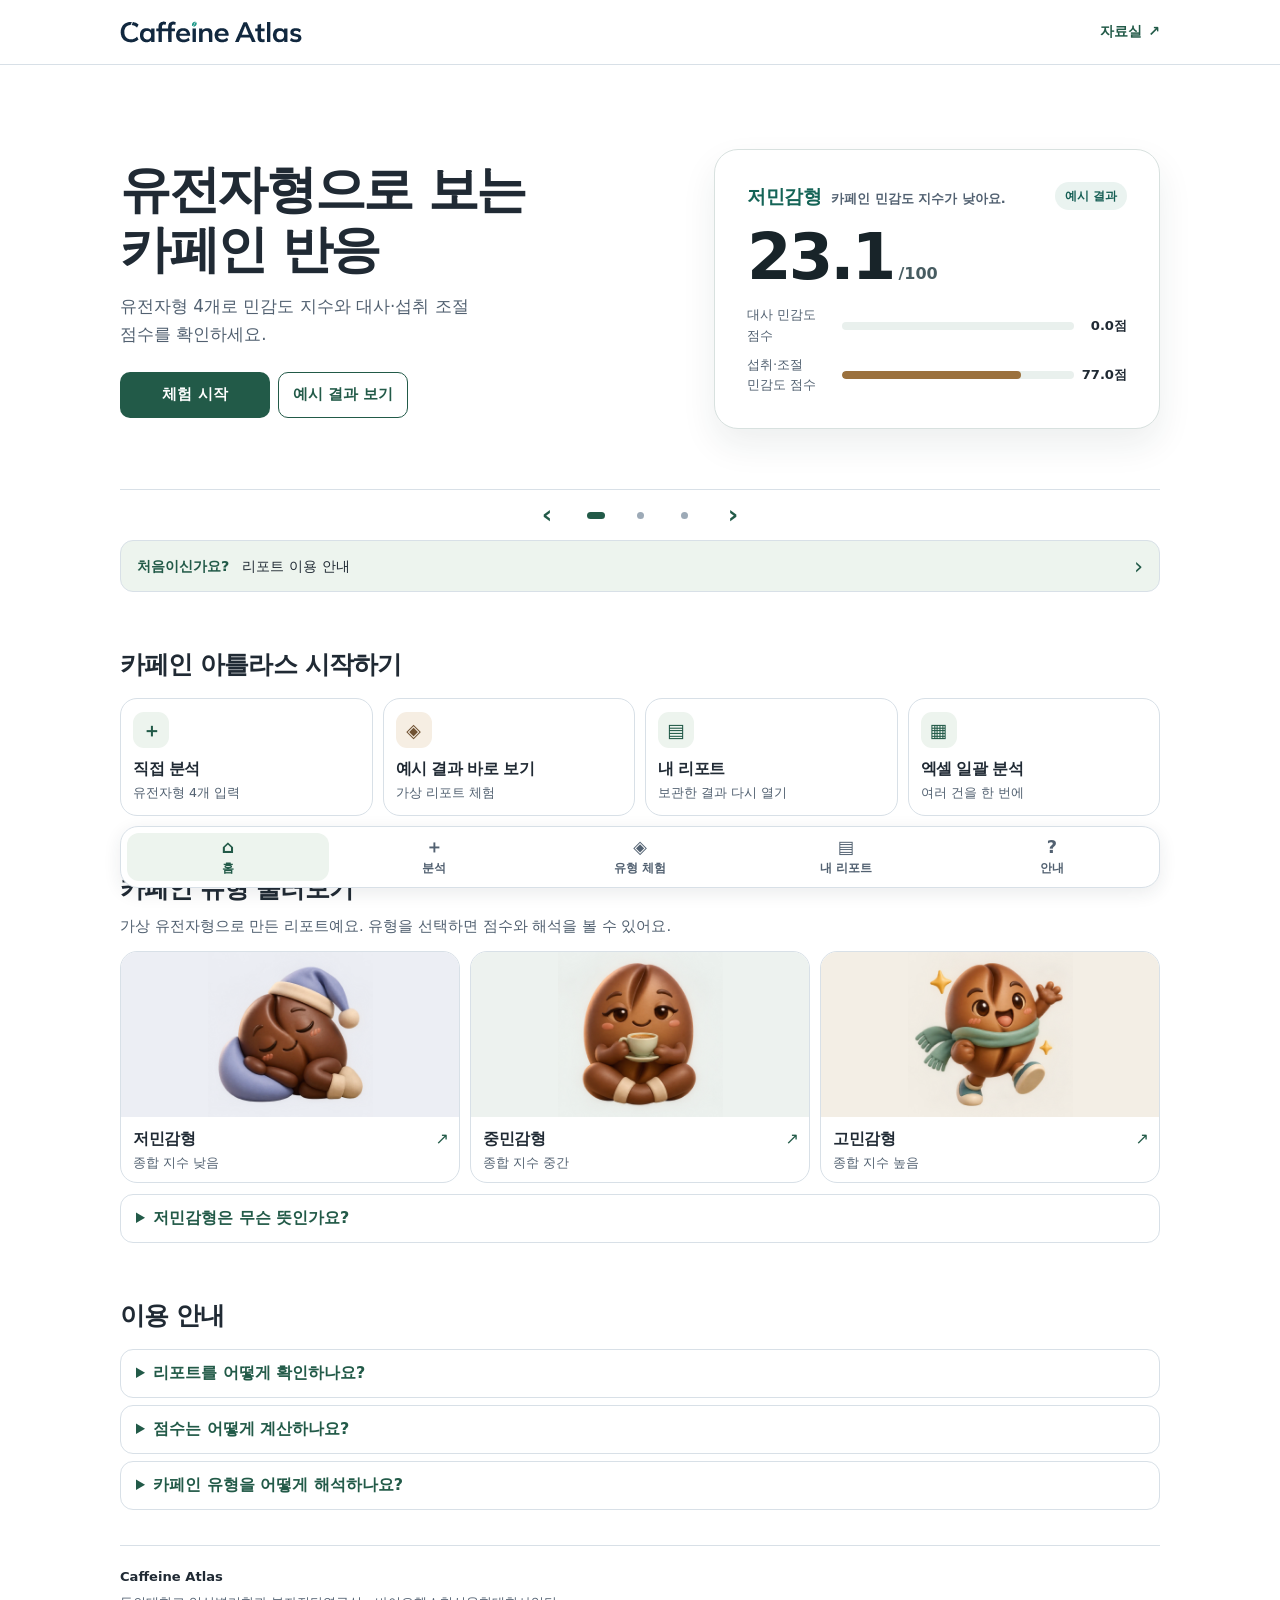
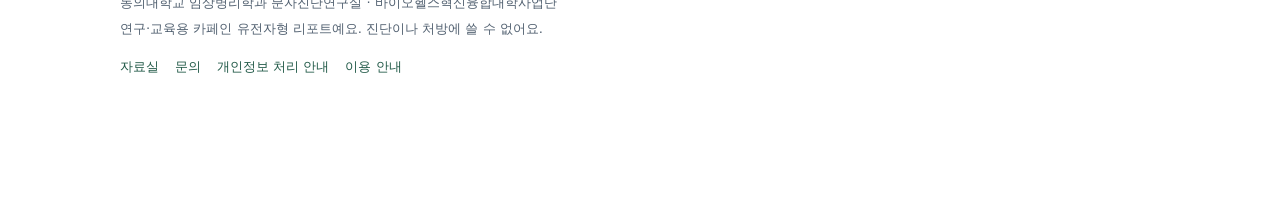
<file: index.html>
<!doctype html>
<html lang="ko">
<head>
  <meta charset="utf-8">
  <meta name="viewport" content="width=device-width, initial-scale=1">
  <meta name="referrer" content="no-referrer">
  <title>Caffeine Atlas | 카페인 유전자 정보·리포트</title>
  <meta name="description" content="Caffeine Atlas의 카페인 관련 유전자 정보와 연구·교육용 리포트를 살펴보세요.">
  <meta name="robots" content="noindex,follow">
  <link rel="canonical" href="https://haru-today.github.io/caffeine-atlas/caffeine-sensitivity-app/index.html">
  <meta http-equiv="refresh" content="0; url=./caffeine-sensitivity-app/index.html">
  <style>
    :root{color-scheme:light}
    *{box-sizing:border-box}
    body{min-height:100vh;display:grid;place-items:center;margin:0;padding:24px;font-family:-apple-system,BlinkMacSystemFont,"Noto Sans KR","Malgun Gothic",sans-serif;background:#f6f8f9;color:#192b33;line-height:1.7}
    main{width:min(580px,100%);background:white;border:1px solid #dde5e8;border-radius:15px;padding:36px}
    h1{margin:0 0 10px;font-size:1.65rem}
    p{margin:0 0 20px}
    a{color:#165b65;text-underline-offset:3px}
    a:focus-visible{outline:3px solid #165b65;outline-offset:3px}
    nav{display:flex;gap:18px;flex-wrap:wrap}
    small{display:block;color:#60717b;font-size:.82rem;margin-top:22px}
  </style>
</head>
<body>
  <main>
    <h1>Caffeine Atlas</h1>
    <p>카페인 관련 유전자 정보를 다루는 연구·교육용 서비스로 이동합니다. 자동 이동하지 않으면 아래 링크를 이용하세요.</p>
    <nav aria-label="이동 링크">
      <a href="./caffeine-sensitivity-app/index.html">Caffeine Atlas 서비스 열기</a>
    </nav>
  </main>
</body>
</html>
</file>
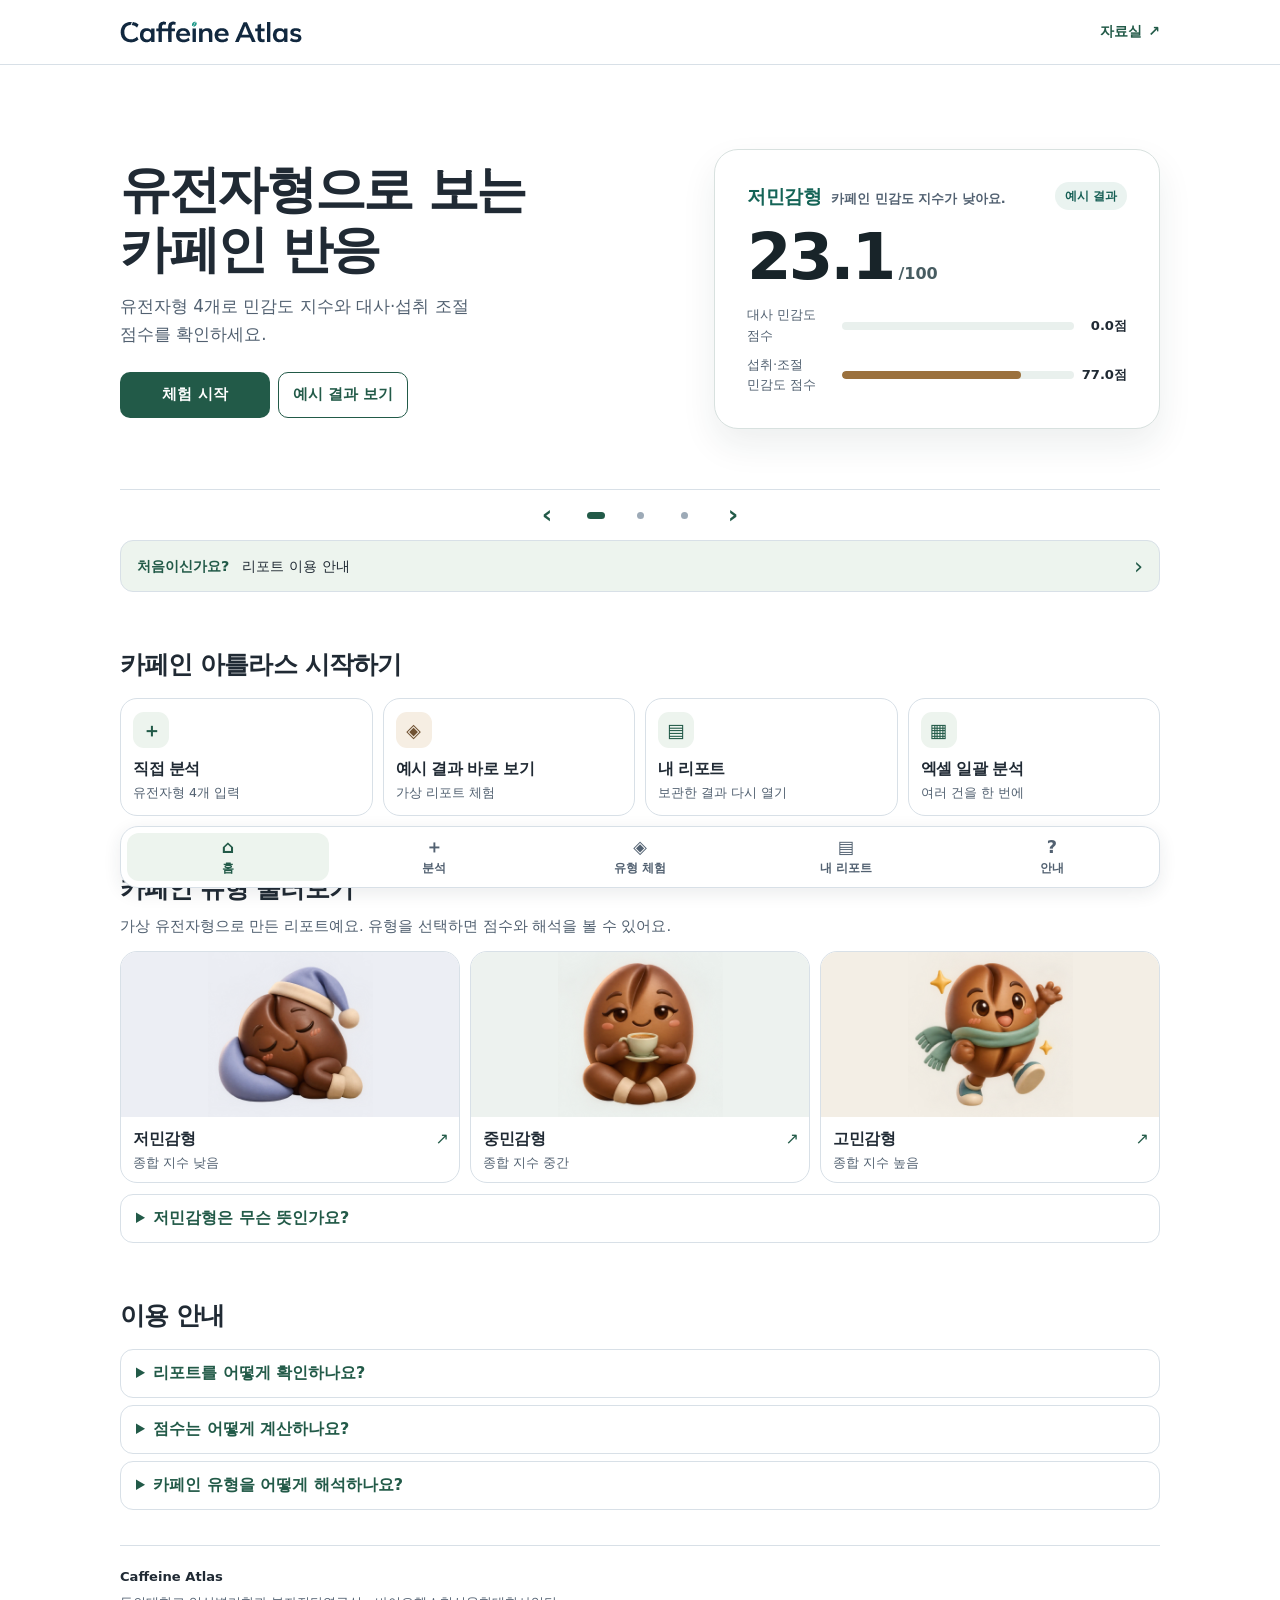
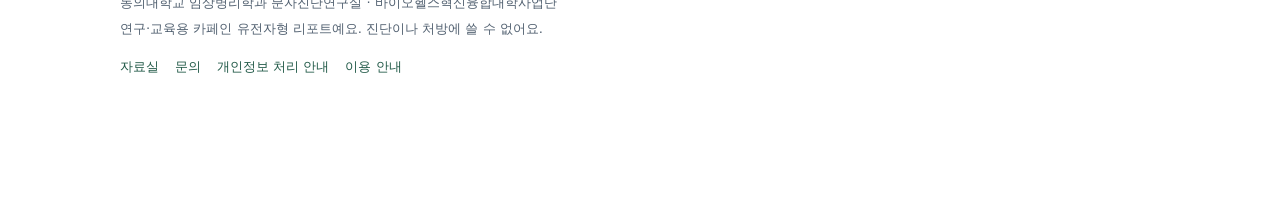
<file: caffeine-sensitivity-app/index.html>
<!doctype html>
<html lang="ko">
<head>
  <meta charset="utf-8">
  <meta name="viewport" content="width=device-width, initial-scale=1">
  <link rel="icon" type="image/svg+xml" href="./assets/caffeine-atlas-favicon.svg">
  <title>Caffeine Atlas | 카페인 민감도 유전자 리포트</title>
  <meta name="description" content="Caffeine Atlas는 CYP1A2와 AHR 관련 유전자형을 바탕으로 모형 기반 카페인 민감도 지수와 교육용 참고 리포트를 제공하는 웹서비스입니다.">
  <meta name="robots" content="index,follow">
  <link rel="canonical" href="https://haru-today.github.io/caffeine-atlas/caffeine-sensitivity-app/index.html">
  <meta property="og:type" content="website">
  <meta property="og:site_name" content="Caffeine Atlas">
  <meta property="og:title" content="Caffeine Atlas | 카페인 민감도 유전자 리포트">
  <meta property="og:description" content="유전자형을 입력하면 카페인 민감도와 섭취 가이드를 바로 확인할 수 있습니다.">
  <meta property="og:url" content="https://haru-today.github.io/caffeine-atlas/caffeine-sensitivity-app/index.html">
  <meta property="og:image" content="https://haru-today.github.io/caffeine-atlas/caffeine-sensitivity-app/assets/hero-caffeine-genetics.png">
  <meta name="twitter:card" content="summary_large_image">
  <meta name="twitter:title" content="Caffeine Atlas | 카페인 민감도 유전자 리포트">
  <meta name="twitter:description" content="유전자형을 입력하면 카페인 민감도와 섭취 가이드를 바로 확인할 수 있습니다.">
  <meta name="twitter:image" content="https://haru-today.github.io/caffeine-atlas/caffeine-sensitivity-app/assets/hero-caffeine-genetics.png">
  <link rel="stylesheet" href="./styles.css?v=readability-20261016&amp;rev=nov7-badge-20261109">
  <link rel="stylesheet" href="./home.css?v=atlas-design-5">
  <script type="application/ld+json">
    {
      "@context": "https://schema.org",
      "@type": "WebApplication",
      "name": "Caffeine Atlas",
      "applicationCategory": "HealthApplication",
      "operatingSystem": "Web",
      "url": "https://haru-today.github.io/caffeine-atlas/caffeine-sensitivity-app/index.html",
      "description": "CYP1A2와 AHR 관련 유전자형을 바탕으로 카페인 민감도 지수와 섭취 가이드를 제공하는 연구·교육용 웹 리포트입니다."
    }
  </script>
</head>
<body class="landing">
  <header class="home-top">
    <div class="home-wrap home-top-bar">
      <a class="home-logo" href="#home">
        <img src="./assets/caffeine-atlas-wordmark.svg" alt="Caffeine Atlas 홈" width="1139" height="142">
      </a>
      <a class="home-top-link" href="./board.html">자료실 <span aria-hidden="true">↗</span></a>
    </div>
  </header>

  <main class="home-wrap">
    <section class="home-hero" id="home" data-home-carousel aria-label="추천 콘텐츠" aria-roledescription="캐러셀">
      <div class="home-stage" id="home-banners" data-home-stage>
        <article class="home-banner home-banner--start" data-home-banner aria-labelledby="home-title">
          <div class="home-banner-copy">
            <h1 id="home-title">유전자형으로 보는<br>카페인 반응</h1>
            <p class="home-banner-description">유전자형 4개로 민감도 지수와 대사·섭취 조절 점수를 확인하세요.</p>
            <div class="home-banner-actions">
              <a class="home-button" href="./analyzer.html">체험 시작</a>
              <a class="home-banner-link" href="./analyzer.html?example=1">예시 결과 보기</a>
            </div>
          </div>
          <figure class="home-sample">
            <figcaption class="home-sample-heading">
              <span class="home-sample-identity"><strong class="home-sample-type">저민감형</strong><span class="home-sample-grade">카페인 민감도 지수가 낮아요.</span></span>
              <span class="home-sample-tag">예시 결과</span>
            </figcaption>
            <p class="home-sample-score"><span class="home-sr-only">카페인 민감도 점수 </span>23.1<small>/100</small></p>
            <dl class="home-sample-bars">
              <div><dt>대사 민감도 점수</dt><dd aria-hidden="true"><i style="width:0%"></i></dd><dd class="home-bar-value">0.0점</dd></div>
              <div><dt>섭취·조절 민감도 점수</dt><dd aria-hidden="true"><i style="width:77%"></i></dd><dd class="home-bar-value">77.0점</dd></div>
            </dl>
          </figure>
        </article>

        <article class="home-banner home-banner--types" data-home-banner aria-labelledby="home-types-banner-title" hidden>
          <div class="home-banner-copy">
            <h2 id="home-types-banner-title">세 가지 카페인<br>유형</h2>
            <p class="home-banner-description">저민감형·중민감형·고민감형의 가상 리포트를 비교해 보세요.</p>
            <div class="home-banner-actions">
              <a class="home-banner-link" href="#report">유형 둘러보기</a>
            </div>
          </div>
          <ul class="home-banner-panel home-banner-types" aria-label="유형별 예시 결과">
            <li><a href="./analyzer.html?example=1"><strong>저민감형</strong><span>지수 낮음</span><span aria-hidden="true">›</span></a></li>
            <li><a href="./analyzer.html?example=calm"><strong>중민감형</strong><span>지수 중간</span><span aria-hidden="true">›</span></a></li>
            <li><a href="./analyzer.html?example=awake"><strong>고민감형</strong><span>지수 높음</span><span aria-hidden="true">›</span></a></li>
          </ul>
        </article>

        <article class="home-banner home-banner--reports" data-home-banner aria-labelledby="home-reports-banner-title" hidden>
          <div class="home-banner-copy">
            <h2 id="home-reports-banner-title">보관한 카페인<br>리포트 다시 보기</h2>
            <p class="home-banner-description">결과 화면에서 ‘이 브라우저에 보관’을 누르면 내 리포트에서 다시 열 수 있어요.</p>
            <div class="home-banner-actions">
              <a class="home-banner-link" href="./analyzer.html#saved-reports">내 리포트 열기</a>
            </div>
          </div>
          <dl class="home-banner-panel home-storage-summary">
            <div><dt>보관 위치</dt><dd>현재 브라우저</dd></div>
            <div><dt>보관 정보</dt><dd>유전자형 4개, 보고일, 결과 요약</dd></div>
          </dl>
        </article>
      </div>

      <div class="home-carousel-controls" aria-label="배너 탐색" data-home-controls hidden>
        <button class="home-carousel-step" type="button" aria-label="이전 배너" aria-controls="home-banners" data-home-step="-1">‹</button>
        <div class="home-carousel-dots" role="group" aria-label="배너 선택">
          <button type="button" aria-label="유전자형 체험 배너" aria-current="true" data-home-dot="0"></button>
          <button type="button" aria-label="결과 유형 배너" data-home-dot="1"></button>
          <button type="button" aria-label="내 리포트 배너" data-home-dot="2"></button>
        </div>
        <button class="home-carousel-step" type="button" aria-label="다음 배너" aria-controls="home-banners" data-home-step="1">›</button>
        <span class="home-sr-only" aria-live="polite" data-home-announcement></span>
      </div>
    </section>

    <a class="home-notice" href="#process">
      <strong>처음이신가요?</strong>
      <span>리포트 이용 안내</span>
      <span class="home-notice-arrow" aria-hidden="true">›</span>
    </a>

    <section class="home-section" id="service" aria-labelledby="home-actions-title">
      <h2 id="home-actions-title">카페인 아틀라스 시작하기</h2>
      <div class="home-action-grid">
        <a class="home-action" href="./analyzer.html">
          <span class="home-action-icon home-action-icon--analysis" aria-hidden="true">＋</span>
          <span><strong>직접 분석</strong><small>유전자형 4개 입력</small></span>
        </a>
        <a class="home-action" href="./analyzer.html?example=1">
          <span class="home-action-icon home-action-icon--example" aria-hidden="true">◈</span>
          <span><strong>예시 결과 바로 보기</strong><small>가상 리포트 체험</small></span>
        </a>
        <a class="home-action" href="./analyzer.html#saved-reports">
          <span class="home-action-icon home-action-icon--reports" aria-hidden="true">▤</span>
          <span><strong>내 리포트</strong><small>보관한 결과 다시 열기</small></span>
        </a>
        <a class="home-action" href="./analyzer.html#batch">
          <span class="home-action-icon home-action-icon--batch" aria-hidden="true">▦</span>
          <span><strong>엑셀 일괄 분석</strong><small>여러 건을 한 번에</small></span>
        </a>
      </div>
    </section>

    <section class="home-section" id="report" aria-labelledby="home-types-title">
      <h2 id="home-types-title">카페인 유형 둘러보기</h2>
      <p class="home-section-lead">가상 유전자형으로 만든 리포트예요. 유형을 선택하면 점수와 해석을 볼 수 있어요.</p>
      <div class="home-types">
        <a class="home-type home-type--sleepy" href="./analyzer.html?example=1" aria-label="저민감형 예시 보기">
          <span class="home-type-art">
            <span class="type-art type-art--sleepy" aria-hidden="true"><img src="./assets/atlas-mascots.webp" alt="" width="960" height="320" loading="lazy"></span>
          </span>
          <span class="home-type-copy"><strong>저민감형</strong><small>종합 지수 낮음</small><span class="home-type-arrow" aria-hidden="true">↗</span></span>
        </a>
        <a class="home-type home-type--calm" href="./analyzer.html?example=calm" aria-label="중민감형 예시 보기">
          <span class="home-type-art">
            <span class="type-art type-art--calm" aria-hidden="true"><img src="./assets/atlas-mascots.webp" alt="" width="960" height="320" loading="lazy"></span>
          </span>
          <span class="home-type-copy"><strong>중민감형</strong><small>종합 지수 중간</small><span class="home-type-arrow" aria-hidden="true">↗</span></span>
        </a>
        <a class="home-type home-type--awake" href="./analyzer.html?example=awake" aria-label="고민감형 예시 보기">
          <span class="home-type-art">
            <span class="type-art type-art--awake" aria-hidden="true"><img src="./assets/atlas-mascots.webp" alt="" width="960" height="320" loading="lazy"></span>
          </span>
          <span class="home-type-copy"><strong>고민감형</strong><small>종합 지수 높음</small><span class="home-type-arrow" aria-hidden="true">↗</span></span>
        </a>
      </div>
      <details class="home-disclosure home-disclosure--example">
        <summary>저민감형은 무슨 뜻인가요?</summary>
        <div class="home-disclosure-body">
          <p>저민감형은 민감도 지수가 낮고 빠른 분해 방향, 고민감형은 민감도 지수가 높고 느린 분해 방향을 뜻하는 연구용 유형이에요. 종합 유형과 대사 점수는 다를 수 있으며 실제 대사 속도나 수면 반응을 측정하지 않아요.</p>
        </div>
      </details>
    </section>

    <section class="home-section" id="support" aria-labelledby="home-guide-title">
      <h2 id="home-guide-title">이용 안내</h2>
      <div class="home-guides">
        <details class="home-disclosure" id="process" data-home-guide>
          <summary>리포트를 어떻게 확인하나요?</summary>
          <div class="home-disclosure-body">
            <ol class="home-guide-steps">
              <li>유전자형을 아시면 직접 입력을 선택하세요. 처음이라면 가상 예시부터 볼 수 있어요.</li>
              <li>종합점수, 대사 및 섭취·조절 점수, 유전자형별 해석을 확인하세요.</li>
              <li>PDF로 내려받거나 이 브라우저에 보관해 내 리포트에서 다시 열 수 있어요.</li>
            </ol>
          </div>
        </details>
        <details class="home-disclosure" id="model" data-home-guide>
          <summary>점수는 어떻게 계산하나요?</summary>
          <div class="home-disclosure-body">
            <p>유전자 4개 결과를 카페인 분해 70%, 커피 섭취 30% 비중으로 합쳐 점수를 내요. 이 비중은 Caffeine Atlas가 정한 기준이에요.</p>
            <dl class="home-model">
              <div>
                <dt>카페인 분해 70%</dt>
                <dd>CYP1A2 <code>rs762551</code> 82% · CYP1A2 <code>rs2069514</code> 18%</dd>
              </div>
              <div>
                <dt>커피 섭취 30%</dt>
                <dd>CYP1A1–CYP1A2 <code>rs2472297</code> 54% · AHR <code>rs6968865</code> 46%</dd>
              </div>
            </dl>
            <p>섭취 관련 유전자에서는 커피 섭취량이 적은 경향을 높은 민감도로 반영해요. 이는 연구 가설이며 실제 민감도를 직접 검증한 것은 아니에요.</p>
            <p>‘모름’으로 선택한 유전자는 빼고 계산해요. 카페인 분해에 가장 중요한 유전자(<code>rs762551</code>)를 모르면 유형을 판단하지 않아요.</p>
          </div>
        </details>
        <details class="home-disclosure" id="interpretation" data-home-guide>
          <summary>카페인 유형을 어떻게 해석하나요?</summary>
          <div class="home-disclosure-body">
            <p>저민감형·중민감형·고민감형은 연구·교육용 점수의 구간이에요. 결과지의 분포 그래프는 기존 연구 참여자 350명의 점수를 같은 방법으로 계산한 거예요. 내 위치는 이 350명과만 비교하고, 개인별 안전 섭취량은 알려 드리지 않아요.</p>
            <p>카페인 분해, 마신 뒤 느끼는 각성, 잠드는 반응은 각각 살펴봐야 해요. 섭취 시간과 양, 평소 몸의 반응을 함께 기록해 보세요.</p>
          </div>
        </details>
      </div>
    </section>
  </main>

  <footer class="home-wrap home-footer">
    <strong>Caffeine Atlas</strong>
    <p>동의대학교 임상병리학과 분자진단연구실 · 바이오헬스혁신융합대학사업단</p>
    <p>연구·교육용 카페인 유전자형 리포트예요. 진단이나 처방에 쓸 수 없어요.</p>
    <nav class="home-footer-links" aria-label="서비스 안내">
      <a href="./board.html">자료실</a>
      <a href="./board-write.html">문의</a>
      <a href="https://haru-today.github.io/caffeine-atlas/privacy.html">개인정보 처리 안내</a>
      <a href="https://haru-today.github.io/caffeine-atlas/terms.html">이용 안내</a>
    </nav>
  </footer>

  <nav class="home-menu" aria-label="서비스 이동">
    <a href="#home" aria-current="page"><span class="home-nav-icon" aria-hidden="true">⌂</span>홈</a>
    <a href="./analyzer.html"><span class="home-nav-icon" aria-hidden="true">＋</span>분석</a>
    <a href="#report"><span class="home-nav-icon" aria-hidden="true">◈</span>유형 체험</a>
    <a href="./analyzer.html#saved-reports"><span class="home-nav-icon" aria-hidden="true">▤</span>내 리포트</a>
    <a href="#support"><span class="home-nav-icon" aria-hidden="true">?</span>안내</a>
  </nav>
  <script src="./home.js?v=atlas-design-5" defer></script>
</body>
</html>
</file>
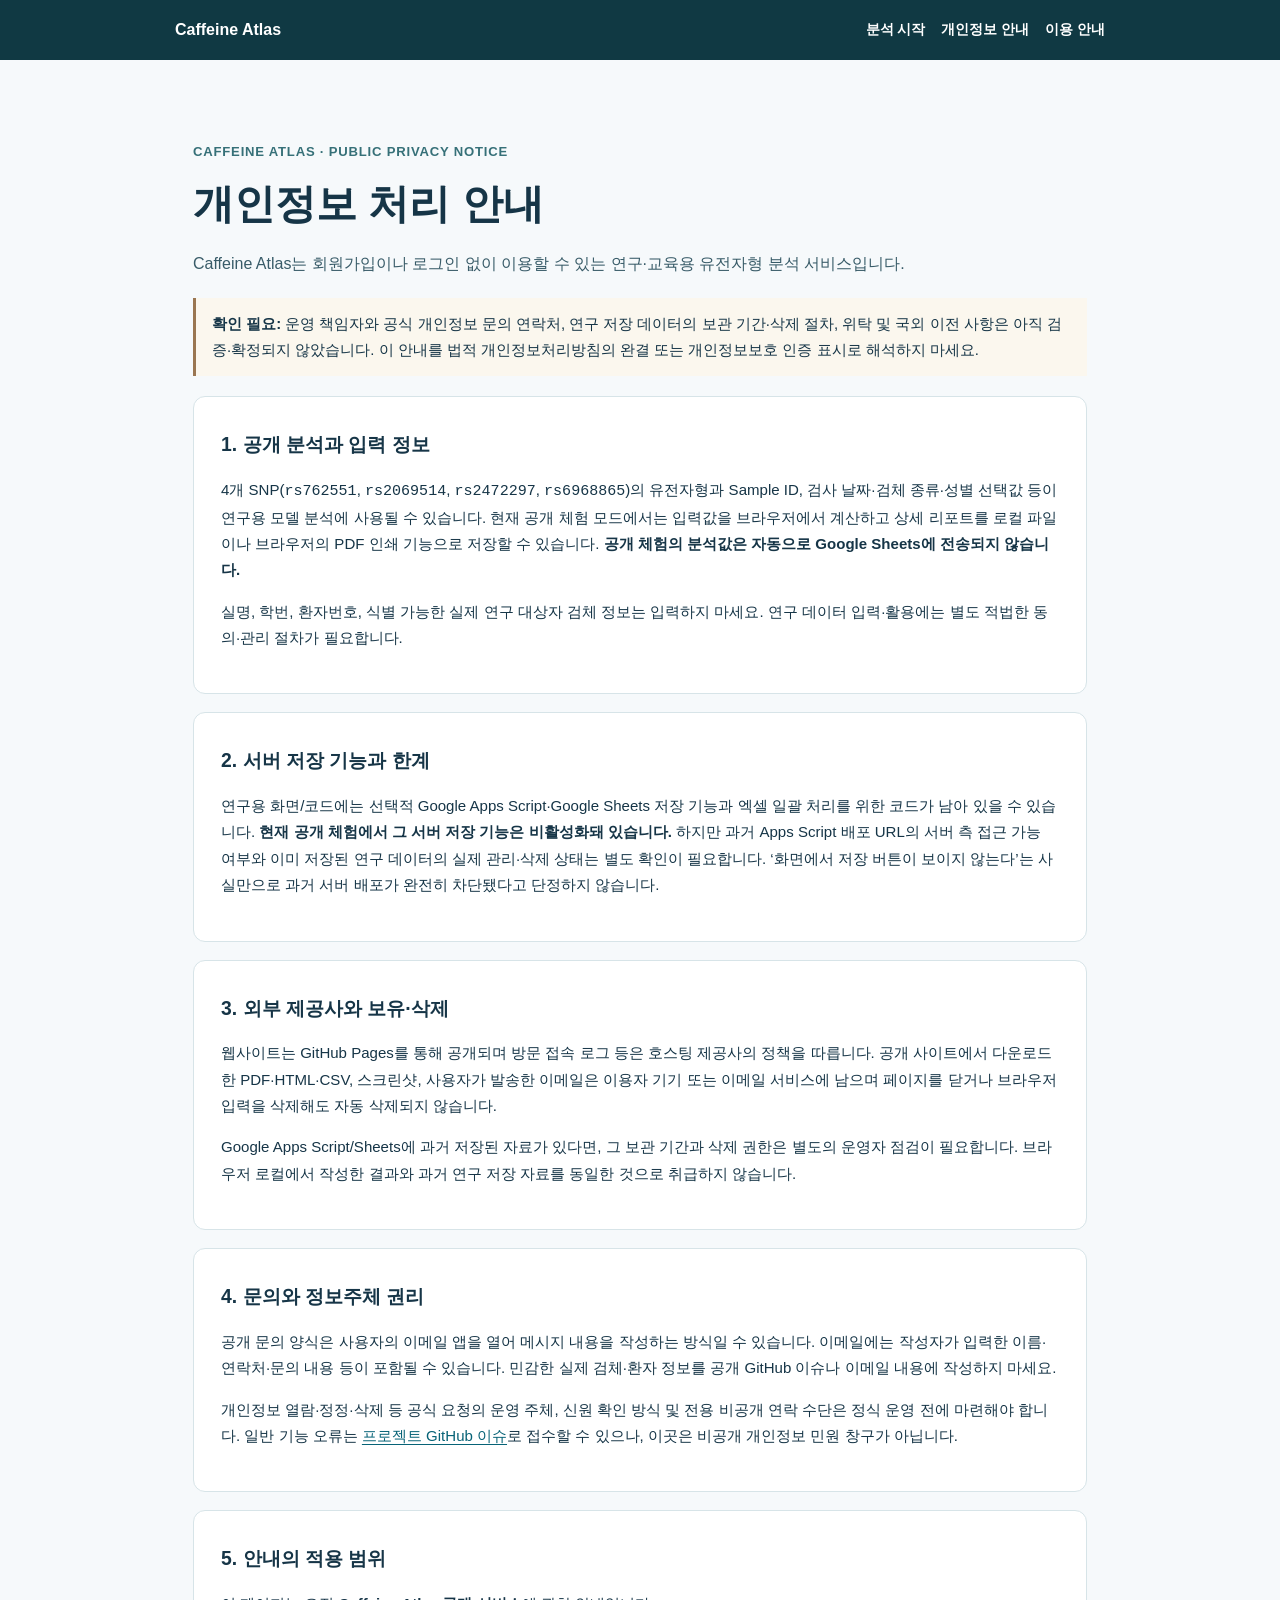
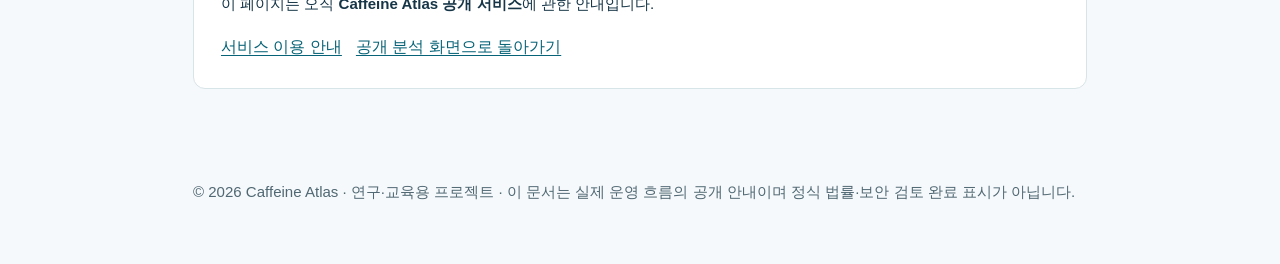
<file: privacy.html>
<!doctype html><html lang="ko"><head><meta charset="utf-8"><meta name="viewport" content="width=device-width,initial-scale=1"><meta name="robots" content="noindex,follow"><meta name="referrer" content="no-referrer"><title>개인정보 처리 안내 | Caffeine Atlas</title><meta name="description" content="Caffeine Atlas 공개 체험의 데이터 처리와 로컬 리포트, 연구 저장 기능의 제한 사항을 안내합니다."><link rel="canonical" href="https://haru-today.github.io/caffeine-atlas/privacy.html"><style>
:root{font-family:-apple-system,BlinkMacSystemFont,"Apple SD Gothic Neo","Noto Sans KR",sans-serif;background:#f6f9fb;color:#163547;line-height:1.75}*{box-sizing:border-box}body{margin:0}header{background:#103943;color:#fff;padding:16px max(20px,calc((100% - 930px)/2));display:flex;align-items:center;justify-content:space-between;gap:12px;flex-wrap:wrap}header a{color:#fff;text-decoration:none;font-weight:750}header nav{display:flex;gap:16px;font-size:.86rem}main{max-width:930px;padding:clamp(30px,6vw,68px) 18px 75px;margin:0 auto}h1{font-size:clamp(1.8rem,5vw,2.55rem);line-height:1.35;margin:6px 0 18px}h2{font-size:1.21rem;margin:4px 0 14px}.eyebrow{letter-spacing:.06em;font-size:.82rem;font-weight:750;color:#367078}.intro{font-size:1rem;color:#385b68}section{background:#fff;border:1px solid #d7e4e8;border-radius:12px;padding:clamp(16px,3vw,27px);margin-top:18px}p,li{font-size:.94rem}li+li{margin-top:8px}a{color:#076377;text-underline-offset:3px}a:focus-visible{outline:3px solid #087384;outline-offset:3px}footer{max-width:930px;margin:0 auto;padding:0 18px 45px;color:#506873;font-size:.81rem}.notice{border-left:3px solid #9a7651;background:#fbf7ee;padding:13px 16px;margin:20px 0;font-size:.93rem}.links{display:flex;gap:14px;flex-wrap:wrap}code{overflow-wrap:anywhere}@media(max-width:480px){header nav{gap:9px}main{padding-top:30px}section{padding:18px}}</style></head><body><header><a href="./caffeine-sensitivity-app/index.html">Caffeine Atlas</a><nav aria-label="서비스와 정책 이동"><a href="./caffeine-sensitivity-app/analyzer.html">분석 시작</a><a href="./privacy.html">개인정보 안내</a><a href="./terms.html">이용 안내</a></nav></header>
<main><p class="eyebrow">CAFFEINE ATLAS · PUBLIC PRIVACY NOTICE</p><h1>개인정보 처리 안내</h1><p class="intro">Caffeine Atlas는 회원가입이나 로그인 없이 이용할 수 있는 연구·교육용 유전자형 분석 서비스입니다.</p>
<div class="notice"><strong>확인 필요:</strong> 운영 책임자와 공식 개인정보 문의 연락처, 연구 저장 데이터의 보관 기간·삭제 절차, 위탁 및 국외 이전 사항은 아직 검증·확정되지 않았습니다. 이 안내를 법적 개인정보처리방침의 완결 또는 개인정보보호 인증 표시로 해석하지 마세요.</div>
<section><h2>1. 공개 분석과 입력 정보</h2><p>4개 SNP(<code>rs762551</code>, <code>rs2069514</code>, <code>rs2472297</code>, <code>rs6968865</code>)의 유전자형과 Sample ID, 검사 날짜·검체 종류·성별 선택값 등이 연구용 모델 분석에 사용될 수 있습니다. 현재 공개 체험 모드에서는 입력값을 브라우저에서 계산하고 상세 리포트를 로컬 파일이나 브라우저의 PDF 인쇄 기능으로 저장할 수 있습니다. <strong>공개 체험의 분석값은 자동으로 Google Sheets에 전송되지 않습니다.</strong></p><p>실명, 학번, 환자번호, 식별 가능한 실제 연구 대상자 검체 정보는 입력하지 마세요. 연구 데이터 입력·활용에는 별도 적법한 동의·관리 절차가 필요합니다.</p></section>
<section><h2>2. 서버 저장 기능과 한계</h2><p>연구용 화면/코드에는 선택적 Google Apps Script·Google Sheets 저장 기능과 엑셀 일괄 처리를 위한 코드가 남아 있을 수 있습니다. <strong>현재 공개 체험에서 그 서버 저장 기능은 비활성화돼 있습니다.</strong> 하지만 과거 Apps Script 배포 URL의 서버 측 접근 가능 여부와 이미 저장된 연구 데이터의 실제 관리·삭제 상태는 별도 확인이 필요합니다. ‘화면에서 저장 버튼이 보이지 않는다’는 사실만으로 과거 서버 배포가 완전히 차단됐다고 단정하지 않습니다.</p></section>
<section><h2>3. 외부 제공사와 보유·삭제</h2><p>웹사이트는 GitHub Pages를 통해 공개되며 방문 접속 로그 등은 호스팅 제공사의 정책을 따릅니다. 공개 사이트에서 다운로드한 PDF·HTML·CSV, 스크린샷, 사용자가 발송한 이메일은 이용자 기기 또는 이메일 서비스에 남으며 페이지를 닫거나 브라우저 입력을 삭제해도 자동 삭제되지 않습니다.</p><p>Google Apps Script/Sheets에 과거 저장된 자료가 있다면, 그 보관 기간과 삭제 권한은 별도의 운영자 점검이 필요합니다. 브라우저 로컬에서 작성한 결과와 과거 연구 저장 자료를 동일한 것으로 취급하지 않습니다.</p></section>
<section><h2>4. 문의와 정보주체 권리</h2><p>공개 문의 양식은 사용자의 이메일 앱을 열어 메시지 내용을 작성하는 방식일 수 있습니다. 이메일에는 작성자가 입력한 이름·연락처·문의 내용 등이 포함될 수 있습니다. 민감한 실제 검체·환자 정보를 공개 GitHub 이슈나 이메일 내용에 작성하지 마세요.</p><p>개인정보 열람·정정·삭제 등 공식 요청의 운영 주체, 신원 확인 방식 및 전용 비공개 연락 수단은 정식 운영 전에 마련해야 합니다. 일반 기능 오류는 <a href="https://github.com/Haru-today/caffeine-atlas/issues/new">프로젝트 GitHub 이슈</a>로 접수할 수 있으나, 이곳은 비공개 개인정보 민원 창구가 아닙니다.</p></section>
<section><h2>5. 안내의 적용 범위</h2><p>이 페이지는 오직 <strong>Caffeine Atlas 공개 서비스</strong>에 관한 안내입니다.</p><div class="links"><a href="./terms.html">서비스 이용 안내</a><a href="./caffeine-sensitivity-app/analyzer.html">공개 분석 화면으로 돌아가기</a></div></section></main><footer><p>© 2026 Caffeine Atlas · 연구·교육용 프로젝트 · 이 문서는 실제 운영 흐름의 공개 안내이며 정식 법률·보안 검토 완료 표시가 아닙니다.</p></footer></body></html>
</file>
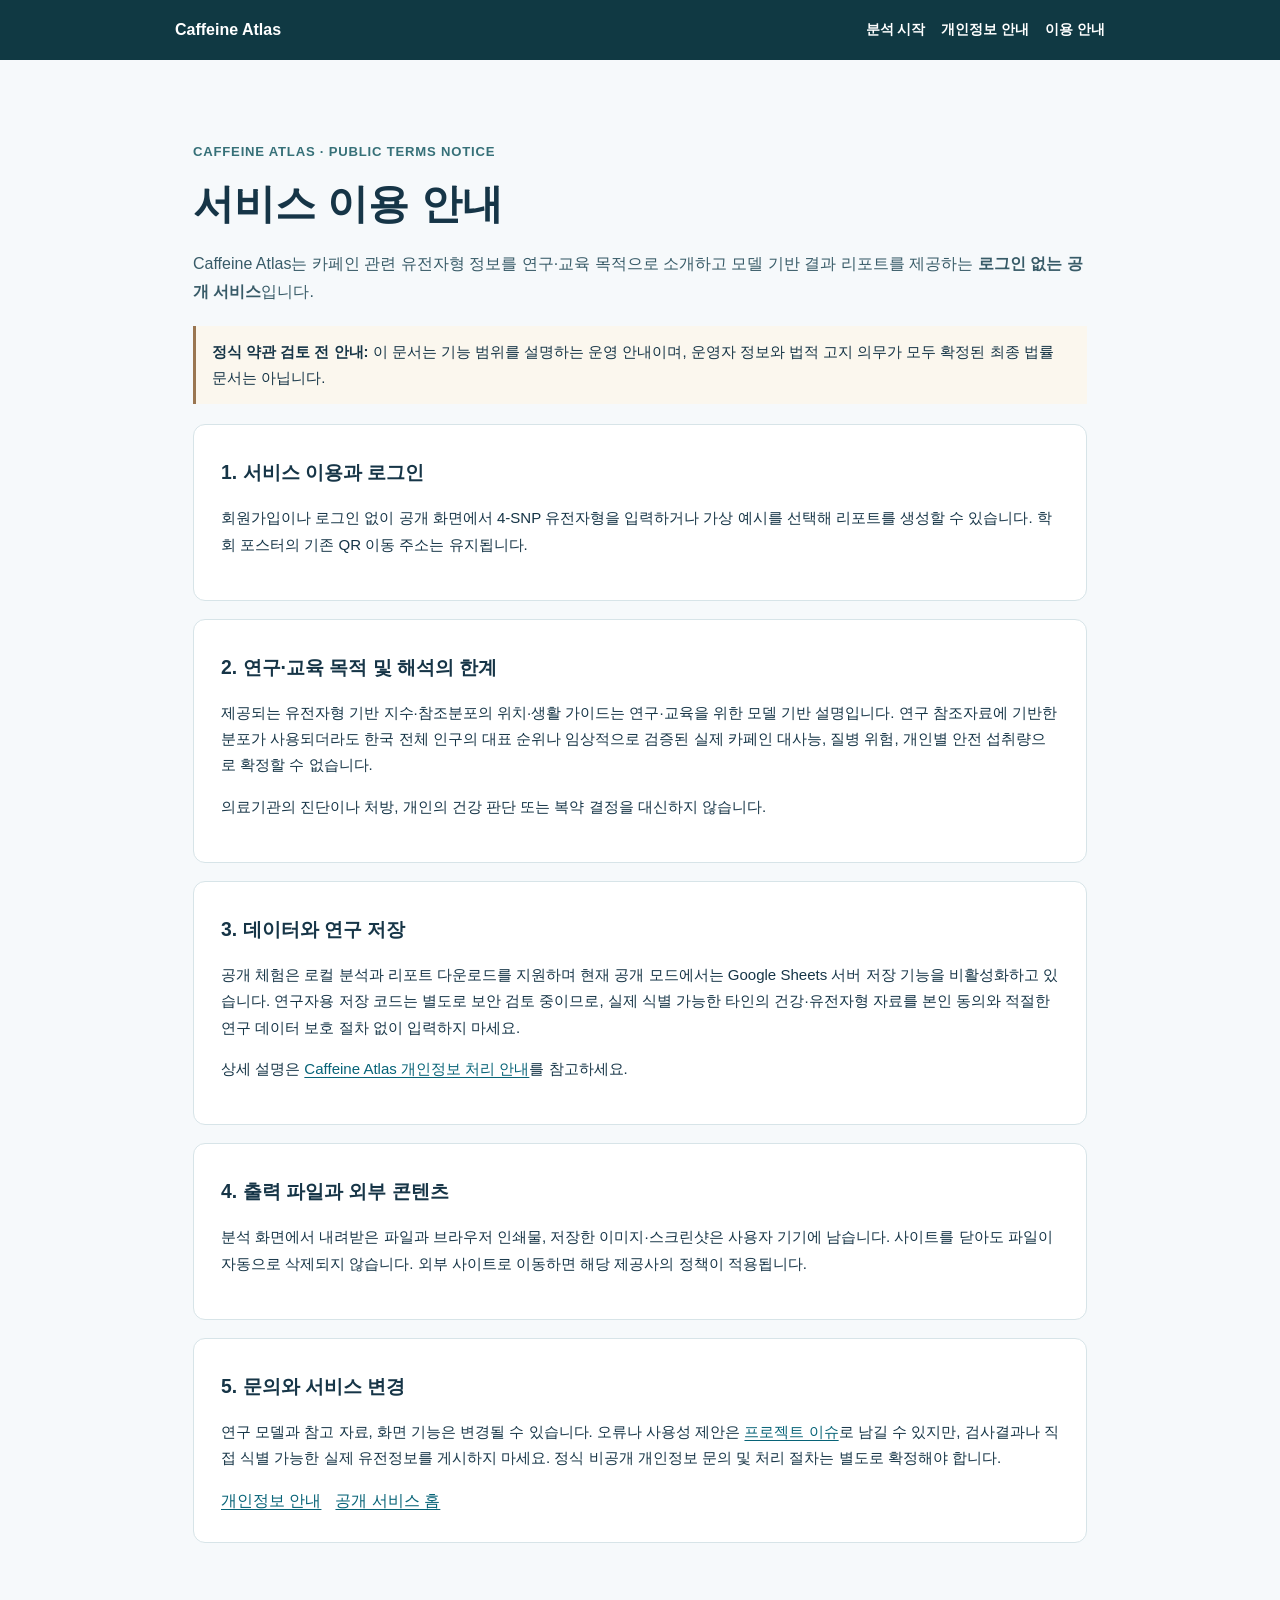
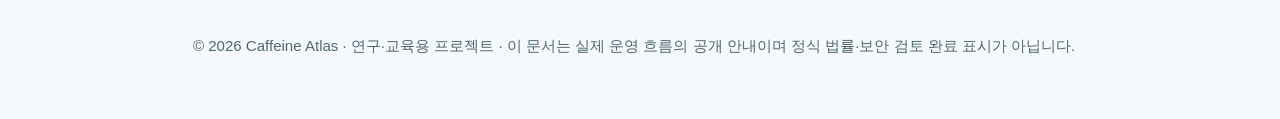
<file: terms.html>
<!doctype html><html lang="ko"><head><meta charset="utf-8"><meta name="viewport" content="width=device-width,initial-scale=1"><meta name="robots" content="noindex,follow"><meta name="referrer" content="no-referrer"><title>서비스 이용 안내 | Caffeine Atlas</title><meta name="description" content="Caffeine Atlas의 로그인 없는 연구·교육용 분석과 리포트 이용 범위를 설명합니다."><link rel="canonical" href="https://haru-today.github.io/caffeine-atlas/terms.html"><style>
:root{font-family:-apple-system,BlinkMacSystemFont,"Apple SD Gothic Neo","Noto Sans KR",sans-serif;background:#f6f9fb;color:#163547;line-height:1.75}*{box-sizing:border-box}body{margin:0}header{background:#103943;color:#fff;padding:16px max(20px,calc((100% - 930px)/2));display:flex;align-items:center;justify-content:space-between;gap:12px;flex-wrap:wrap}header a{color:#fff;text-decoration:none;font-weight:750}header nav{display:flex;gap:16px;font-size:.86rem}main{max-width:930px;padding:clamp(30px,6vw,68px) 18px 75px;margin:0 auto}h1{font-size:clamp(1.8rem,5vw,2.55rem);line-height:1.35;margin:6px 0 18px}h2{font-size:1.21rem;margin:4px 0 14px}.eyebrow{letter-spacing:.06em;font-size:.82rem;font-weight:750;color:#367078}.intro{font-size:1rem;color:#385b68}section{background:#fff;border:1px solid #d7e4e8;border-radius:12px;padding:clamp(16px,3vw,27px);margin-top:18px}p,li{font-size:.94rem}li+li{margin-top:8px}a{color:#076377;text-underline-offset:3px}a:focus-visible{outline:3px solid #087384;outline-offset:3px}footer{max-width:930px;margin:0 auto;padding:0 18px 45px;color:#506873;font-size:.81rem}.notice{border-left:3px solid #9a7651;background:#fbf7ee;padding:13px 16px;margin:20px 0;font-size:.93rem}.links{display:flex;gap:14px;flex-wrap:wrap}code{overflow-wrap:anywhere}@media(max-width:480px){header nav{gap:9px}main{padding-top:30px}section{padding:18px}}</style></head><body><header><a href="./caffeine-sensitivity-app/index.html">Caffeine Atlas</a><nav aria-label="서비스와 정책 이동"><a href="./caffeine-sensitivity-app/analyzer.html">분석 시작</a><a href="./privacy.html">개인정보 안내</a><a href="./terms.html">이용 안내</a></nav></header>
<main><p class="eyebrow">CAFFEINE ATLAS · PUBLIC TERMS NOTICE</p><h1>서비스 이용 안내</h1><p class="intro">Caffeine Atlas는 카페인 관련 유전자형 정보를 연구·교육 목적으로 소개하고 모델 기반 결과 리포트를 제공하는 <strong>로그인 없는 공개 서비스</strong>입니다.</p>
<div class="notice"><strong>정식 약관 검토 전 안내:</strong> 이 문서는 기능 범위를 설명하는 운영 안내이며, 운영자 정보와 법적 고지 의무가 모두 확정된 최종 법률 문서는 아닙니다.</div>
<section><h2>1. 서비스 이용과 로그인</h2><p>회원가입이나 로그인 없이 공개 화면에서 4-SNP 유전자형을 입력하거나 가상 예시를 선택해 리포트를 생성할 수 있습니다. 학회 포스터의 기존 QR 이동 주소는 유지됩니다.</p></section>
<section><h2>2. 연구·교육 목적 및 해석의 한계</h2><p>제공되는 유전자형 기반 지수·참조분포의 위치·생활 가이드는 연구·교육을 위한 모델 기반 설명입니다. 연구 참조자료에 기반한 분포가 사용되더라도 한국 전체 인구의 대표 순위나 임상적으로 검증된 실제 카페인 대사능, 질병 위험, 개인별 안전 섭취량으로 확정할 수 없습니다.</p><p>의료기관의 진단이나 처방, 개인의 건강 판단 또는 복약 결정을 대신하지 않습니다.</p></section>
<section><h2>3. 데이터와 연구 저장</h2><p>공개 체험은 로컬 분석과 리포트 다운로드를 지원하며 현재 공개 모드에서는 Google Sheets 서버 저장 기능을 비활성화하고 있습니다. 연구자용 저장 코드는 별도로 보안 검토 중이므로, 실제 식별 가능한 타인의 건강·유전자형 자료를 본인 동의와 적절한 연구 데이터 보호 절차 없이 입력하지 마세요.</p><p>상세 설명은 <a href="./privacy.html">Caffeine Atlas 개인정보 처리 안내</a>를 참고하세요.</p></section>
<section><h2>4. 출력 파일과 외부 콘텐츠</h2><p>분석 화면에서 내려받은 파일과 브라우저 인쇄물, 저장한 이미지·스크린샷은 사용자 기기에 남습니다. 사이트를 닫아도 파일이 자동으로 삭제되지 않습니다. 외부 사이트로 이동하면 해당 제공사의 정책이 적용됩니다.</p></section>
<section><h2>5. 문의와 서비스 변경</h2><p>연구 모델과 참고 자료, 화면 기능은 변경될 수 있습니다. 오류나 사용성 제안은 <a href="https://github.com/Haru-today/caffeine-atlas/issues/new">프로젝트 이슈</a>로 남길 수 있지만, 검사결과나 직접 식별 가능한 실제 유전정보를 게시하지 마세요. 정식 비공개 개인정보 문의 및 처리 절차는 별도로 확정해야 합니다.</p><div class="links"><a href="./privacy.html">개인정보 안내</a><a href="./caffeine-sensitivity-app/index.html">공개 서비스 홈</a></div></section></main><footer><p>© 2026 Caffeine Atlas · 연구·교육용 프로젝트 · 이 문서는 실제 운영 흐름의 공개 안내이며 정식 법률·보안 검토 완료 표시가 아닙니다.</p></footer></body></html>
</file>
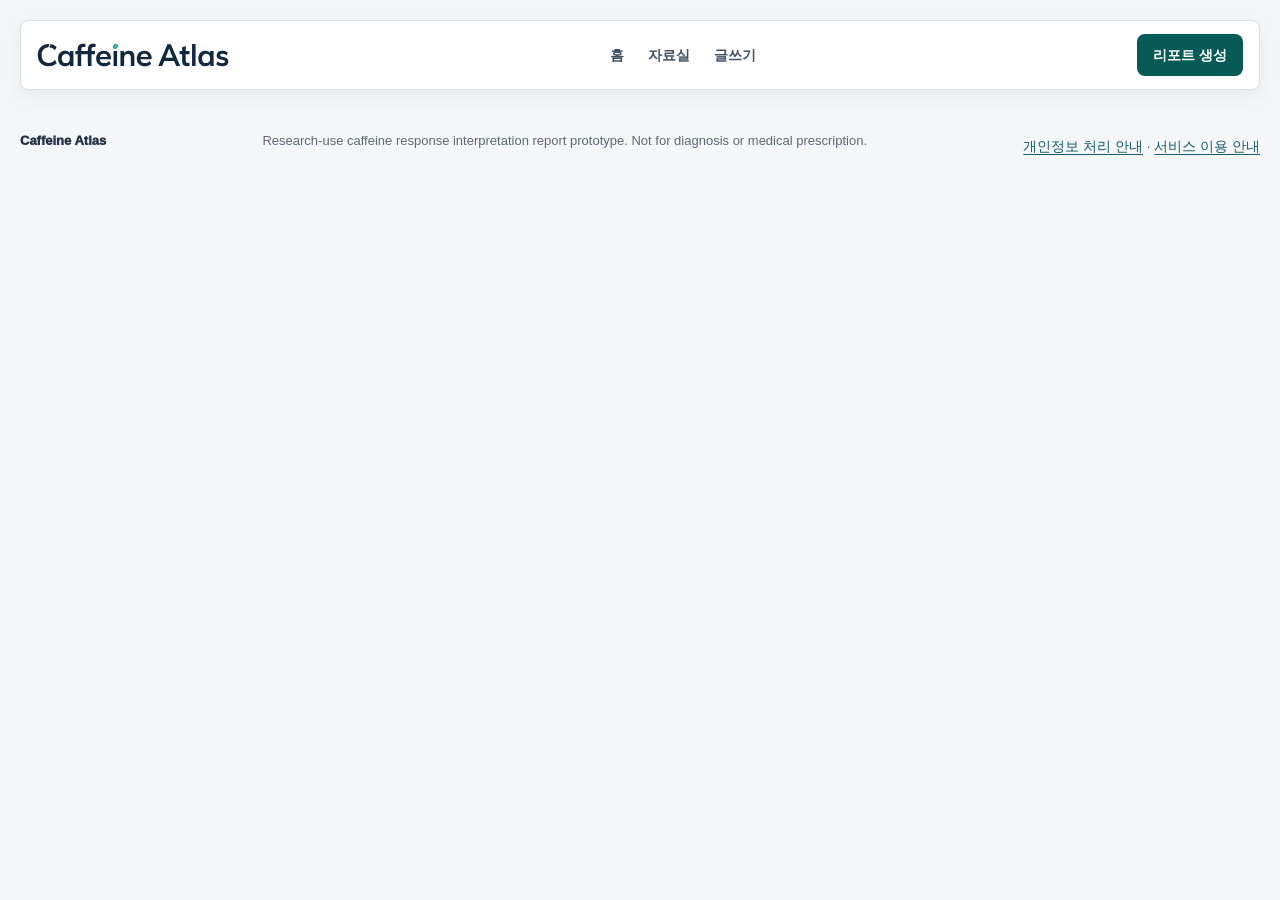
<file: caffeine-sensitivity-app/account.html>
<!doctype html>
<html lang="ko">
<head>
  <meta charset="utf-8">
  <meta name="viewport" content="width=device-width, initial-scale=1">
  <link rel="icon" type="image/svg+xml" href="./assets/caffeine-atlas-favicon.svg">
  <title>Caffeine Atlas</title>
  <link rel="stylesheet" href="./styles.css?v=privacy-notice-20261013">
</head>
<body>
  <div class="app-shell">
    <nav class="site-nav portal-nav" aria-label="주요 메뉴">
      <a class="brand-mark" href="./index.html">
        <img src="./assets/caffeine-atlas-wordmark.svg" alt="Caffeine Atlas" width="1139" height="142">
      </a>
      <div class="nav-links">
        <a href="./index.html">홈</a>
        <a href="./board.html">자료실</a>
        <a href="./board-write.html">글쓰기</a>
        <a href="./account.html" aria-current="page" hidden data-disabled-feature="account">회원 안내</a>
      </div>
      <a class="nav-cta" href="./analyzer.html" target="_blank" rel="noopener">리포트 생성</a>
    </nav>

    <header class="page-hero" hidden data-disabled-feature="account">
      <div>
        <p class="eyebrow">Account & data</p>
        <h1>회원가입·로그인 기반 데이터 축적 설계</h1>
        <p class="top-summary">리포트 결과를 한 번 보고 끝내지 않고, 회원별로 결과와 설문 반응을 누적하려면 인증, 동의, 데이터베이스, 관리자 화면이 함께 필요합니다.</p>
      </div>
      <div class="page-hero-actions">
        <a class="hero-button primary" href="./board-write.html">도입 문의</a>
        <a class="hero-button secondary dark" href="./board.html">자료실</a>
      </div>
    </header>

    <main class="account-layout" hidden data-disabled-feature="account">
      <section class="auth-panel">
        <div class="section-head compact">
          <div>
            <p class="eyebrow">Prototype UI</p>
            <h2>회원 화면 예시</h2>
          </div>
        </div>
        <div class="auth-split">
          <form class="auth-card">
            <h3>로그인</h3>
            <label class="field">
              <span>이메일</span>
              <input type="email" placeholder="user@example.com">
            </label>
            <label class="field">
              <span>비밀번호</span>
              <input type="password" placeholder="비밀번호">
            </label>
            <button class="tool-button primary" type="button">로그인</button>
          </form>
          <form class="auth-card">
            <h3>회원가입</h3>
            <label class="field">
              <span>이름</span>
              <input type="text" placeholder="홍길동">
            </label>
            <label class="field">
              <span>이메일</span>
              <input type="email" placeholder="user@example.com">
            </label>
            <label class="field">
              <span>비밀번호</span>
              <input type="password" placeholder="8자 이상">
            </label>
            <button class="tool-button primary" type="button">가입하기</button>
          </form>
        </div>
        <p class="form-notice">현재 버튼은 화면 예시입니다. 실제 저장과 로그인은 서버 구축 후 연결합니다.</p>
      </section>

      <section class="auth-panel">
        <div class="section-head wide">
          <div>
            <p class="eyebrow">Data flow</p>
            <h2>리포트 데이터가 누적되는 흐름</h2>
          </div>
          <p>회원 계정이 생기면 리포트 결과, 유전자형, 설문, 추적 반응을 한 사람의 기록으로 연결할 수 있습니다.</p>
        </div>
        <div class="step-list">
          <article>
            <strong>1</strong>
            <h3>회원가입</h3>
            <p>이메일 인증 또는 휴대폰 인증으로 사용자 계정을 만듭니다.</p>
          </article>
          <article>
            <strong>2</strong>
            <h3>동의 관리</h3>
            <p>유전자 정보, 건강 설문, 연구 활용 여부에 대한 동의를 분리해 저장합니다.</p>
          </article>
          <article>
            <strong>3</strong>
            <h3>리포트 저장</h3>
            <p>유전자형 입력값, 산출 결과, 리포트 버전을 사용자 계정에 연결합니다.</p>
          </article>
          <article>
            <strong>4</strong>
            <h3>추적 설문</h3>
            <p>섭취량, 수면, 두근거림, 불안감 등 실제 반응을 반복 입력받습니다.</p>
          </article>
          <article>
            <strong>5</strong>
            <h3>관리자 분석</h3>
            <p>개인정보를 분리한 뒤 집단 통계와 리포트 보정 자료로 활용합니다.</p>
          </article>
        </div>
      </section>

      <section class="auth-panel">
        <div class="section-head compact">
          <div>
            <p class="eyebrow">Database</p>
            <h2>권장 데이터 테이블</h2>
          </div>
        </div>
        <div class="data-table">
          <div class="data-row header">
            <span>테이블</span>
            <span>저장 내용</span>
            <span>운영 포인트</span>
          </div>
          <div class="data-row">
            <strong>users</strong>
            <span>회원 ID, 이메일, 이름, 가입일</span>
            <span>비밀번호는 직접 저장하지 않고 해시 처리</span>
          </div>
          <div class="data-row">
            <strong>consents</strong>
            <span>리포트 데이터 저장 동의, 연구 활용 동의, 철회 이력</span>
            <span>동의 버전과 날짜를 반드시 보관</span>
          </div>
          <div class="data-row">
            <strong>genotypes</strong>
            <span>rs762551, rs2069514, AHR 관련 SNP 입력값</span>
            <span>민감정보로 분류해 접근 권한 제한</span>
          </div>
          <div class="data-row">
            <strong>reports</strong>
            <span>점수, 유형, 해석 문구, 생성 시각</span>
            <span>결과 기준 버전을 함께 저장</span>
          </div>
          <div class="data-row">
            <strong>diaries</strong>
            <span>카페인 섭취량, 시간, 수면, 증상</span>
            <span>반복 입력으로 실제 반응 데이터 축적</span>
          </div>
          <div class="data-row">
            <strong>audit_logs</strong>
            <span>로그인, 조회, 수정, 삭제 기록</span>
            <span>관리자 접근까지 기록</span>
          </div>
        </div>
      </section>

      <section class="auth-panel">
        <div class="section-head wide">
          <div>
            <p class="eyebrow">Build plan</p>
            <h2>실제 구축 시 추천 방식</h2>
          </div>
          <p>지금 사이트는 정적 프로토타입입니다. 데이터를 누적하려면 아래 중 하나로 백엔드를 붙이면 됩니다.</p>
        </div>
        <div class="stack-grid">
          <article>
            <span>빠른 사업화</span>
            <h3>Next.js + Supabase</h3>
            <p>회원가입, 로그인, PostgreSQL, 파일 저장, 관리자 권한을 빠르게 붙일 수 있습니다. 초기 MVP에 가장 현실적입니다.</p>
          </article>
          <article>
            <span>모바일 확장</span>
            <h3>Firebase Auth + Firestore</h3>
            <p>로그인과 실시간 데이터 저장이 빠릅니다. 앱 확장 계획이 있으면 적합합니다.</p>
          </article>
          <article>
            <span>기관용 운영</span>
            <h3>서버 API + 전용 DB</h3>
            <p>기관 연동, 권한 분리, 감사 로그, 데이터 암호화 정책을 세밀하게 통제할 수 있습니다.</p>
          </article>
        </div>
      </section>
    </main>

    <footer class="site-footer">
      <span>Caffeine Atlas</span>
      <p>Research-use caffeine response interpretation report prototype. Not for diagnosis or medical prescription.</p>
      <p class="policy-links"><a href="https://haru-today.github.io/caffeine-atlas/privacy.html">개인정보 처리 안내</a> · <a href="https://haru-today.github.io/caffeine-atlas/terms.html">서비스 이용 안내</a></p>
    </footer>
  </div>
</body>
</html>
</file>
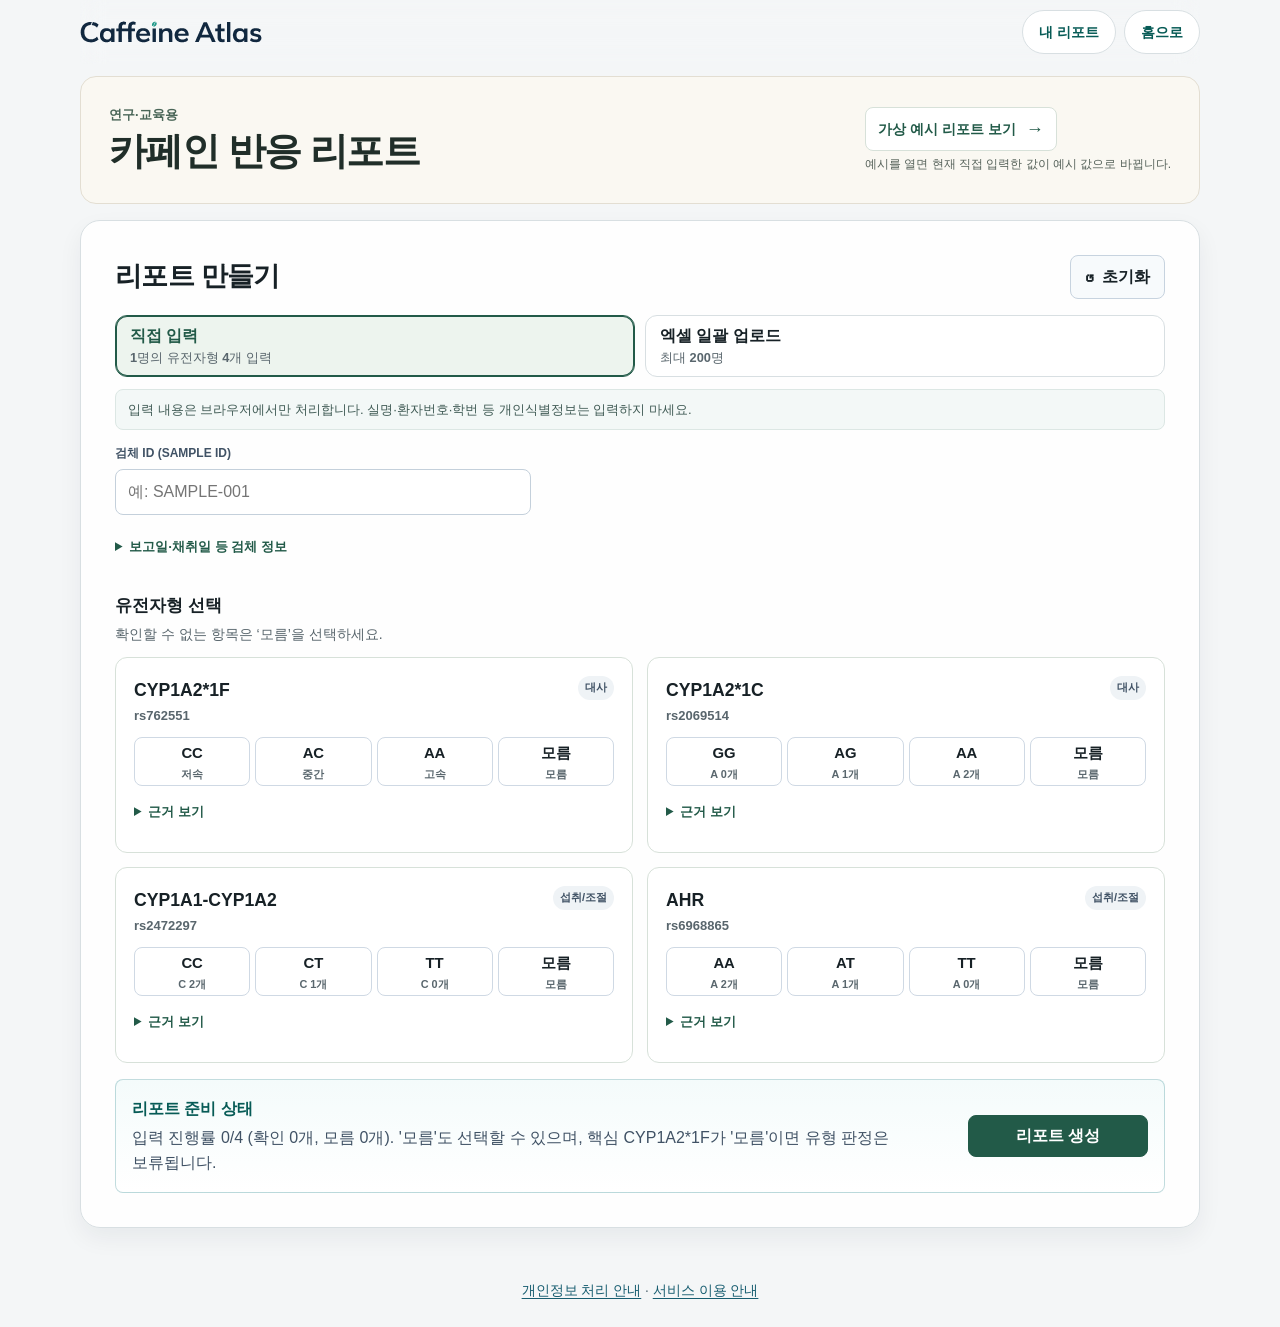
<file: caffeine-sensitivity-app/analyzer.html>
<!doctype html>
<html lang="ko">
<head>
  <meta charset="utf-8">
  <meta name="viewport" content="width=device-width, initial-scale=1">
  <link rel="icon" type="image/svg+xml" href="./assets/caffeine-atlas-favicon.svg">
  <title>리포트 생성 | Caffeine Atlas</title>
  <link rel="stylesheet" href="./styles.css?v=readability-20261016&amp;rev=score-scenarios-20261120">
  <link rel="stylesheet" href="./analyzer.css?v=report-final-20261127">
  <link rel="stylesheet" href="./experience.css?v=reference-20261127">
</head>
<body class="public-demo">
  <div class="app-shell analyzer-shell">
    <nav class="site-nav" aria-label="리포트 생성 페이지 메뉴">
      <a class="brand-mark" href="./index.html">
        <img src="./assets/caffeine-atlas-wordmark.svg" alt="Caffeine Atlas" width="1139" height="142">
      </a>
      <div class="atlas-global-actions">
        <a class="nav-cta" href="#saved-reports" data-workspace-nav="saved">내 리포트</a>
        <a class="nav-cta" href="./index.html">홈으로</a>
      </div>
    </nav>

    <header class="analyzer-intro">
      <div>
        <p class="analyzer-scope">연구·교육용</p>
        <h1>카페인 반응 리포트</h1>
      </div>
      <div class="analyzer-example-entry public-only">
        <button class="tool-button analyzer-example" id="exampleDemoBtn" type="button" aria-describedby="demo-example-explain">
          가상 예시 리포트 보기 <span aria-hidden="true">→</span>
        </button>
        <p id="demo-example-explain">예시를 열면 현재 직접 입력한 값이 예시 값으로 바뀝니다.</p>
      </div>
    </header>

    <main class="test-flow" id="report-form">
      <section class="input-panel input-screen" id="inputScreen" aria-labelledby="input-title">
        <div class="section-head">
          <h2 id="input-title">리포트 만들기</h2>
          <button class="tool-button ghost" id="resetBtn" type="button" title="선택 초기화">
            <span aria-hidden="true">↺</span>
            초기화
          </button>
        </div>

        <div class="input-mode-switch" role="tablist" aria-label="리포트 입력 방식">
          <button class="input-mode-button active" id="singleModeBtn" type="button" role="tab" aria-selected="true" aria-controls="singleModePanel" aria-labelledby="single-mode-label" aria-describedby="single-mode-description">
            <span id="single-mode-label">직접 입력</span>
            <small id="single-mode-description">1명의 유전자형 4개 입력</small>
          </button>
          <button class="input-mode-button" id="batchModeBtn" type="button" role="tab" aria-selected="false" aria-controls="batchModePanel" aria-labelledby="batch-mode-label" aria-describedby="batch-mode-description">
            <span id="batch-mode-label">엑셀 일괄 업로드</span>
            <small id="batch-mode-description">최대 200명</small>
          </button>
        </div>

        <aside class="public-demo-notice public-only" aria-label="개인정보 입력 안내">
          <p>입력 내용은 브라우저에서만 처리합니다. 실명·환자번호·학번 등 개인식별정보는 입력하지 마세요.</p>
        </aside>

        <div id="singleModePanel" role="tabpanel" aria-labelledby="singleModeBtn">
          <div class="field specimen-id">
            <label for="sampleId">검체 ID (Sample ID)</label>
            <input id="sampleId" type="text" placeholder="예: SAMPLE-001" autocomplete="off" maxlength="120" required>
          </div>
          <details class="specimen-details" id="specimenDetails">
            <summary>보고일·채취일 등 검체 정보</summary>
            <div class="sample-card detailed-form">
              <div class="field">
                <label for="reportDate">보고일</label>
                <input id="reportDate" type="date">
              </div>
              <div class="field">
                <label for="collectionDate">채취일 (선택)</label>
                <input id="collectionDate" type="date">
              </div>
              <div class="field">
                <label for="sampleType">검체 종류</label>
                <select id="sampleType">
                  <option value="Buccal swab">구강상피세포</option>
                  <option value="Saliva">타액</option>
                  <option value="Blood">혈액</option>
                  <option value="Raw genotype data">기존 유전자형 데이터</option>
                </select>
              </div>
              <div class="field">
                <label for="sex">성별</label>
                <select id="sex">
                  <option value="Not provided">미기재</option>
                  <option value="Female">여성</option>
                  <option value="Male">남성</option>
                  <option value="Other">기타</option>
                </select>
              </div>
              <div class="field">
                <label for="institution">운영기관</label>
                <input id="institution" type="text" value="동의대학교 임상병리학과 분자진단연구실" readonly>
              </div>
            </div>
          </details>

        <div class="analyzer-form-heading">
          <h3 class="analyzer-form-title" id="genotype-title">유전자형 선택</h3>
          <p>확인할 수 없는 항목은 ‘모름’을 선택하세요.</p>
        </div>

        <div class="gene-grid" id="geneGrid" role="group" aria-labelledby="genotype-title"></div>
        <p class="privacy-genetic-note research-only"><strong>유전자정보 보호 안내:</strong> 분석 결과는 저장 버튼을 누르지 않으면 연구 시트로 전송하지 않도록 구현되어 있습니다. Sample ID에 이름·환자번호·학번 등 식별정보를 입력하지 마세요. 보유기간·권한·삭제절차가 확인되지 않은 상태에서 식별 가능한 실제 검체 데이터를 저장하지 마세요.</p>

        <label class="consent-card research-only">
          <input id="sheetConsent" type="checkbox">
          <span>
            <strong>리포트 데이터 저장 동의</strong>
            선택한 경우에만 Sample ID, 보고·채취일, 검체 종류, 성별, SNP 4종 유전자형, 분석 점수 및 <strong>전체 리포트 JSON</strong>을 Google Apps Script/Google Sheets로 전송·저장하는 데 동의합니다. 연구 저장소의 확정 보관기간·삭제절차는 아직 검증되지 않았습니다. <a href="https://haru-today.github.io/caffeine-atlas/privacy.html">개인정보 처리 안내</a>를 확인하세요.
          </span>
        </label>

        <div class="submit-panel">
          <div>
            <strong>리포트 준비 상태</strong>
            <p id="validationText" role="status" aria-live="polite">Sample ID와 4개 항목을 선택해 주세요. 확인할 수 없는 유전자형은 ‘모름’으로 선택할 수 있습니다.</p>
          </div>
          <button class="tool-button primary analyze-button" id="analyzeBtn" type="button">
            리포트 생성
          </button>
        </div>
        </div>

        <section class="batch-panel" id="batchModePanel" role="tabpanel" aria-labelledby="batchModeBtn" hidden>
          <div class="batch-intro">
            <div>
              <h3>엑셀 파일 준비</h3>
              <p>양식에 검체 ID와 유전자형을 입력해 업로드하세요. 분석 결과는 개별 PDF, PDF 묶음(ZIP), 전체 결과·오류 엑셀로 받을 수 있습니다.</p>
            </div>
            <a class="tool-button ghost" href="./assets/caffeine-atlas-batch-template.xlsx?v=20261108" download>
              <span aria-hidden="true">↓</span>
              엑셀 양식 다운로드
            </a>
          </div>

          <ol class="batch-steps" aria-label="엑셀 일괄 처리 순서">
            <li><strong>1</strong><span>양식 다운로드</span></li>
            <li><strong>2</strong><span>대상자 정보 입력</span></li>
            <li><strong>3</strong><span>파일 업로드</span></li>
            <li><strong>4</strong><span>분석·결과 다운로드</span></li>
          </ol>

          <div class="batch-upload-card">
            <label class="batch-file-field" for="batchFile">
              <span>작성한 엑셀 파일</span>
              <input id="batchFile" type="file" accept=".xlsx,.xls,application/vnd.openxmlformats-officedocument.spreadsheetml.sheet,application/vnd.ms-excel">
              <small>최대 200명 · 파일 5 MB 이하. 2행의 ‘예시-저장안됨’은 제외합니다. ‘일괄 입력’ 시트의 3행부터 작성하고, 모르는 유전자형은 빈칸 대신 ‘모름’으로 입력하세요. 실명·환자번호·학번은 입력하지 마세요.</small>
            </label>
            <div class="batch-file-summary" id="batchFileSummary">
              <span>선택된 파일 없음</span>
              <strong>엑셀 파일을 선택해 주세요</strong>
            </div>
          </div>

          <label class="consent-card batch-consent-card research-only">
            <input id="batchConsent" type="checkbox">
            <span>
              <strong>일괄 저장 동의 확인</strong>
              파일에 포함된 각 대상자의 유전자형·결과 데이터가 Google Apps Script/Google Sheets에 저장될 수 있음을 알고, 각 대상자의 적법한 민감정보 처리 근거 및 별도 동의 여부를 확인했으며 해당 자료를 처리할 권한이 있음을 확인합니다. <a href="https://haru-today.github.io/caffeine-atlas/privacy.html">저장 항목·미확정 보유기간·삭제절차 안내</a>.
            </span>
          </label>

          <div class="submit-panel batch-submit-panel">
            <div>
              <strong>일괄 처리 준비 상태</strong>
              <p id="batchStatus" role="status" aria-live="polite">파일을 선택해 일괄 분석한 뒤 PDF 또는 결과 엑셀을 저장하세요. 새로고침하면 파일을 다시 선택해야 합니다.</p>
            </div>
            <div class="batch-actions">
              <button class="tool-button ghost" id="batchClearBtn" type="button" disabled>파일·결과 비우기</button>
              <button class="tool-button primary analyze-button" id="batchAnalyzeBtn" type="button" disabled>일괄 분석</button>
              <button class="tool-button primary analyze-button research-only" id="batchAnalyzeSaveBtn" type="button" disabled>
                일괄 분석 및 시트 저장
              </button>
            </div>
          </div>

          <div class="batch-results" id="batchResults" hidden>
            <div class="batch-results-head">
              <div>
                <h3>일괄 처리 결과</h3>
              </div>
              <div class="batch-result-counts" id="batchResultCounts"></div>
              <div class="batch-download-actions">
                <button class="tool-button primary" id="batchPdfZipBtn" type="button" disabled>PDF 일괄 다운로드 (ZIP)</button>
                <button class="tool-button ghost" id="batchDownloadBtn" type="button" disabled>결과 엑셀 다운로드</button>
              </div>
            </div>
            <div class="batch-table-wrap" tabindex="0" role="region" aria-label="일괄 처리 결과표">
              <table class="batch-table" role="table">
                <thead>
                  <tr>
                    <th scope="col">행</th>
                    <th scope="col">검체 ID</th>
                    <th scope="col">처리 상태</th>
                    <th scope="col">개별 PDF</th>
                    <th>민감도 점수</th>
                    <th>결과 유형</th>
                    <th>대사 판정</th>
                    <th>확인된 유전자</th>
                    <th>확인 사항</th>
                  </tr>
                </thead>
                <tbody id="batchResultsBody" role="rowgroup"></tbody>
              </table>
            </div>
            <p class="batch-pdf-help">ZIP에는 대상자별 PDF가 한 파일씩 들어갑니다. 판정 보류 리포트는 포함되며 입력 오류 행은 제외됩니다. 한 명씩 받으려면 해당 검체의 ‘PDF 저장’을 선택하세요.</p>
            <p class="sync-status" id="batchSheetStatus">분석 결과는 이 브라우저에서만 처리됩니다. 결과 엑셀은 직접 내려받아 보관하세요.</p>
          </div>
        </section>
      </section>

      <section class="report-screen" id="resultReport" hidden aria-labelledby="result-title">
        <div class="report-toolbar">
          <div>
            <h2 id="result-title" tabindex="-1">나의 카페인 리포트</h2>
          </div>
          <button class="tool-button ghost" id="editBtn" type="button">
            입력 수정
          </button>
        </div>

        <div class="section-head compact report-status-head">
          <div>
            <p id="coverageText">리포트 생성 버튼을 누르면 결과가 생성됩니다.</p>
          </div>
        </div>

        <div class="result-placeholder" id="resultPlaceholder">
          <span>리포트 대기</span>
          <strong>리포트 정보와 유전자형을 입력해 주세요</strong>
          <p>결과는 자동으로 노출되지 않습니다. 필수 정보를 확인한 뒤 리포트 생성 버튼을 눌러야 리포트가 생성됩니다.</p>
        </div>

        <div class="result-content" id="resultContent" hidden>
        <nav class="atlas-report-nav" aria-label="결과 리포트 메뉴">
          <a href="#resultReport">종합</a>
          <a href="#report-genotypes">항목별</a>
          <a href="#report-guide">섭취 가이드</a>
          <a href="#report-method">산출 근거</a>
          <a href="#report-download">저장</a>
        </nav>

        <aside class="atlas-example-banner" id="atlas-example-banner" hidden>
          <div><strong>가상 예시 결과</strong><p>예시 유전자형으로 만든 화면이에요.</p></div>
          <button class="tool-button" type="button" id="atlas-start-personal">내 유전자형 입력</button>
        </aside>
        <section class="atlas-report-section" aria-label="종합 요약">
        <div class="report-hero-card" id="atlas-report-hero">
          <div class="atlas-result-identity">
            <div class="score-stage">
              <p class="score-kicker">카페인 민감도 점수</p>
              <div class="score-number">
                <span id="scoreValue">--</span><small id="atlas-score-unit">점</small>
              </div>
              <p class="score-label" id="scoreLabel">대기 중</p>
              <p class="score-coverage-note" id="scoreCoverageNote" hidden></p>
            </div>
            <div class="atlas-type-copy">
              <span class="type-badge" id="typeBadge">대기 중</span>
              <h3><span class="atlas-type-phrase atlas-type-prefix">제 카페인 유형은</span> <span id="typeName">리포트 결과 대기</span><span class="atlas-type-phrase atlas-type-ending">이에요!</span></h3>
              <p id="typeDesc">리포트 정보와 유전자형을 입력하면 개인 유형이 표시됩니다.</p>
            </div>
          </div>
          <span class="type-illustration" id="typeIllustration" hidden></span>
          <section class="atlas-result-explanation" aria-label="결과 해석">
            <p id="atlas-interpretation-summary">유전자형을 선택해 주세요.</p>
            <details class="atlas-interpretation-more" id="atlas-interpretation-more" hidden>
              <summary>결과 해석 더 보기</summary>
              <h4 id="interpretationTitle" hidden></h4>
              <div id="interpretationText"></div>
            </details>
          </section>
        </div>

        <div class="atlas-report-areas" aria-label="영역별 점수">
          <a href="#report-metabolism-snps">
            <span>대사 민감도 점수</span><span class="atlas-area-arrow" aria-hidden="true">↗</span>
            <strong id="atlas-metabolism-summary">--</strong>
            <span class="atlas-area-track" aria-hidden="true"></span>
          </a>
          <a href="#report-behavior-snps">
            <span>섭취·조절 민감도 점수</span><span class="atlas-area-arrow" aria-hidden="true">↗</span>
            <strong id="atlas-behavior-summary">--</strong>
            <span class="atlas-area-track" aria-hidden="true"></span>
          </a>
        </div>

        </section>

        <section id="report-genotypes" class="atlas-report-section" aria-label="유전자형">
        <div class="summary-card">
          <div class="atlas-snp-heading">
            <div>
              <h3>항목별 결과 <span>4개</span></h3>
              <p>유전자 4개를 하나씩 살펴본 결과예요. 항목을 누르면 자세한 내용을 볼 수 있어요.</p>
            </div>
            <label class="atlas-snp-order">
              <span>정렬</span>
              <select id="atlas-snp-sort">
                <option value="default">기본 순서</option>
                <option value="highest">높은 점수순</option>
                <option value="lowest">낮은 점수순</option>
              </select>
            </label>
          </div>
          <div class="summary-grid" id="summaryGrid">
            <section class="atlas-snp-group" id="report-metabolism-snps">
              <h4>카페인 분해 유전자</h4>
              <div class="atlas-snp-items" data-report-layer="metabolism"></div>
            </section>
            <section class="atlas-snp-group" id="report-behavior-snps">
              <h4>커피 섭취 유전자</h4>
              <div class="atlas-snp-items" data-report-layer="behavior"></div>
            </section>
          </div>
        </div>

        </section>

        <section id="report-guide" class="atlas-report-section" aria-labelledby="atlas-life-title">
          <div class="recommend-card atlas-life-guide">
            <header class="atlas-life-heading">
              <h3 id="atlas-life-title"><span id="atlas-life-focus">카페인 섭취 가이드</span></h3>
              <p id="atlas-life-intro"></p>
            </header>
            <dl class="atlas-life-actions" id="recommendList"></dl>
            <details class="atlas-life-log">
              <summary>커피와 잠, 이렇게 기록해 보세요</summary>
              <div class="atlas-life-log-body">
                <p>며칠만 적어 봐도 나에게 맞는 커피 양과 시간을 찾는 데 도움이 돼요.</p>
                <h4>기록 예시</h4>
                <dl>
                  <div><dt>언제, 얼마나 마셨나요?</dt><dd>오전 10시 · 아메리카노 반 잔</dd></div>
                  <div><dt>잠은 어땠나요?</dt><dd>눕고 30분 뒤 잠듦 · 밤에 1번 깸</dd></div>
                  <div><dt>몸의 느낌은요?</dt><dd>마신 뒤 두근거림 없음</dd></div>
                </dl>
                <h4>이렇게 활용해 보세요</h4>
                <ul>
                  <li>잠들기 어려웠던 날에는 커피를 마신 시간을 조금 앞당기거나 양을 줄여 보세요.</li>
                  <li>두근거림이나 잠 문제가 자주 반복되면, 이 기록을 가지고 병원에서 상담받아 보세요. 기록이 있으면 상담이 훨씬 쉬워져요.</li>
                </ul>
                <h4>더 알아보기</h4>
                <ul class="atlas-life-references">
                  <li><a href="https://www.mfds.go.kr/brd/m_629/view.do?seq=28" target="_blank" rel="noopener noreferrer">음료별 카페인 양 알아보기 (식품의약품안전처)</a></li>
                  <li><a href="https://www.efsa.europa.eu/en/topics/topic/caffeine" target="_blank" rel="noopener noreferrer">하루 카페인 섭취 기준 (유럽식품안전청)</a></li>
                  <li><a href="https://www.fda.gov/consumers/consumer-updates/spilling-beans-how-much-caffeine-too-much" target="_blank" rel="noopener noreferrer">카페인, 얼마나 마셔야 많은 걸까요? (미국 FDA)</a></li>
                  <li><a href="https://doi.org/10.1016/j.smrv.2023.101764" target="_blank" rel="noopener noreferrer">커피 마신 시간과 수면 연구 (Gardiner 등, 2023)</a></li>
                  <li><a href="https://www.nhlbi.nih.gov/sites/default/files/publications/Sleep_Diary_508.pdf" target="_blank" rel="noopener noreferrer">수면 일지 양식 내려받기 (미국 국립보건원, 영문)</a></li>
                </ul>
              </div>
            </details>
          </div>
        </section>

        <section id="report-method" class="atlas-report-section" aria-label="산출 근거">
        <details class="atlas-report-meta">
          <summary>리포트 정보 보기</summary>
        <div class="report-meta" id="reportMeta">
          <span>Sample ID: 미입력</span>
          <span>Report date: --</span>
        </div>
        </details>

        <div class="result-detail-grid">
          <div>
            <span>결과 유형</span>
            <strong id="detailCategory">--</strong>
          </div>
          <div>
            <span>입력된 유전자형 항목</span>
            <strong id="detailInputQuality">--</strong>
          </div>
        </div>

        <div class="metabolism-type-card">
          <span>카페인이 빠져나가는 속도</span>
          <strong id="metabolismTypeName">--</strong>
          <p id="metabolismTypeDesc">카페인 분해에 가장 중요한 유전자 정보가 없어서 판단하지 않았어요.</p>
        </div>

        <div class="atlas-method-score" id="atlas-method-score" hidden>
          <h3>카페인 민감도 점수 구간</h3>
          <div class="gauge" aria-hidden="true">
            <div class="gauge-track">
              <div class="gauge-fill" id="gaugeFill"></div>
              <div class="gauge-marker" id="gaugeMarker"></div>
            </div>
            <div class="gauge-scale">
              <span>저민감형 0~33점</span>
              <span>중민감형 34~66점</span>
              <span>고민감형 67~100점</span>
            </div>
          </div>
        </div>

        <div class="layer-stack">
          <h3>영역별 점수</h3>
          <div class="layer-row">
            <span>대사 민감도 점수</span>
            <strong id="metabolismScore">--</strong>
            <div class="mini-bar"><i id="metabolismBar"></i></div>
          </div>
          <div class="layer-row">
            <span>섭취·조절 민감도 점수</span>
            <strong id="behaviorScore">--</strong>
            <div class="mini-bar"><i id="behaviorBar"></i></div>
          </div>
          <div class="layer-row">
            <span>확인된 유전자</span>
            <strong id="confidenceScore">--</strong>
            <div class="mini-bar"><i id="confidenceBar"></i></div>
          </div>
        </div>

        <details class="score-explanation" id="scenarioDetails" hidden>
          <summary>미확인 SNP에 따른 점수 변화</summary>
          <p class="scenario-summary" id="scenarioSummary"></p>
          <p>확인된 유전자는 그대로 두고, 모르는 유전자에 나올 수 있는 유전자형을 하나씩 넣어 계산했어요. 아래 점수 범위와 유형은 그렇게 계산한 경우예요.</p>
          <div class="scenario-table-wrap">
            <table class="scenario-table">
              <thead><tr><th scope="col">대입한 유전자형</th><th scope="col">종합점수</th><th scope="col">유형</th></tr></thead>
              <tbody id="scenarioRows"></tbody>
            </table>
          </div>
        </details>

        <div class="chart-card">
          <div class="chart-head">
            <h3>연구 참조 분포</h3>
            <div class="chart-position">
              <strong id="referencePositionText">--</strong>
            </div>
          </div>
          <canvas id="referenceChart" width="680" height="300" role="img" aria-label="연구 참조 분포 곡선과 내 위치"></canvas>
        </div>
        </section>

        <div class="save-scope-card research-only">
          <h3>저장되는 항목</h3>
          <ul>
            <li>리포트 정보, 검체 정보, 보고일</li>
            <li>4개 유전자형 항목별 결과와 반영 점수</li>
            <li>최종 민감도 점수 또는 판정 보류 상태, 비교 위치, 그래프 이미지</li>
            <li>결과 해석, 섭취 가이드, 한계 및 주의 문구</li>
          </ul>
          <p id="sheetSyncStatus" class="sync-status">Google Sheets 저장은 동의 후 결과 화면에서 실행할 수 있습니다.</p>
        </div>

        <div class="atlas-report-footer atlas-report-section" id="report-download">
          <h3>리포트 저장</h3>
        <section class="atlas-archive-save public-only" id="atlas-archive-save" hidden aria-labelledby="atlas-archive-save-title">
          <div>
            <h3 id="atlas-archive-save-title">나중에 다시 보기</h3>
            <p>보관을 선택하면 유전자형 4개와 보고일, 결과 요약을 이 브라우저에 저장합니다. 입력한 검체 ID와 기타 검체 정보는 보관 대상에서 제외됩니다.</p>
            <p id="atlas-save-feedback" role="status"></p>
          </div>
          <button type="button" class="tool-button" id="atlas-save-local">이 브라우저에 보관</button>
        </section>

        <div class="public-download-note public-only" role="note">상세 리포트는 파일로 내려받을 수 있어요. PDF는 인쇄 화면에서 브라우저의 ‘PDF로 저장’ 기능을 이용해 주세요. 공개 체험 결과는 연구용 Google Sheets에 올라가지 않아요.</div>
        <div class="action-row detailed-actions">
          <button class="tool-button primary research-only" id="sheetSaveBtn" type="button" title="동의한 리포트 데이터를 Google Sheets에 저장">
            <span aria-hidden="true">↥</span>
            시트에 저장
          </button>
          <button class="tool-button primary" id="saveBtn" type="button" title="상세 리포트 저장">
            <span aria-hidden="true">↓</span>
            상세 리포트 저장
          </button>
          <button class="tool-button primary" id="pdfBtn" type="button" title="PDF용 인쇄 화면 열기">
            <span aria-hidden="true">↓</span>
            PDF 저장 화면 열기
          </button>
          <button class="tool-button" id="copyBtn" type="button" title="결과 텍스트 복사">
            <span aria-hidden="true">⧉</span>
            결과 복사
          </button>
        </div>

        </div>
        <section class="atlas-report-notices atlas-report-section" id="report-notices" aria-labelledby="report-notices-title">
          <h3 id="report-notices-title">꼭 알아 두세요</h3>
          <ul class="atlas-caution-list">
            <li>이 결과는 유전자 정보로 알아본 연구·교육용 참고 결과예요. 병을 진단하거나 치료 방법을 정하는 데 쓸 수 없어요.</li>
            <li>커피 섭취량이 적은 경향을 높은 민감도로 반영한 것은 연구 가설이며, 실제 민감도를 직접 검증한 것은 아니에요.</li>
            <li>저민감형·중민감형·고민감형은 Caffeine Atlas가 정한 기준이에요. 병원 검사처럼 검증된 분류는 아니에요.</li>
            <li>카페인에 대한 반응은 유전자 말고도 마신 양과 시간, 수면, 스트레스, 흡연, 임신, 복용 중인 약, 간 건강 등에 따라 달라질 수 있어요.</li>
            <li id="cautionUnknown" hidden>'모름'으로 선택한 유전자는 점수에서 빼고 계산했어요. 모르는 항목이 많을수록 결과가 덜 정확할 수 있어요.</li>
          </ul>
          <p class="atlas-caution-sources">참고 자료: 미국 FDA, 유럽식품안전청(EFSA), Gardiner 등(2023)</p>
          <details>
            <summary>개인정보 처리</summary>
            <p class="public-only">공개 체험에서는 유전자형과 검체 정보를 이 브라우저 안에서만 처리해요. PDF와 HTML을 내려받으면 파일에 검체 정보가 들어갈 수 있으니 공유 전에 확인해 주세요.</p>
            <p class="research-only">연구 저장은 동의한 뒤 결과 화면에서 직접 실행해요. PDF와 HTML에는 검체 정보가 들어갈 수 있으니 공유 전에 확인해 주세요.</p>
          </details>
          <details>
            <summary>유전정보 보관</summary>
            <p class="public-only">‘이 브라우저에 보관’을 누르면 유전자형 4개, 보고일과 결과 요약이 지금 쓰는 브라우저에 저장돼요. 저장한 리포트는 ‘내 리포트’에서 지울 수 있어요.</p>
            <p class="research-only">내려받은 리포트에는 유전자형이 들어 있어요. 연구 데이터와 리포트는 기관의 보관·접근 기준에 따라 관리해 주세요.</p>
          </details>
        </section>
        </div>
      </section>
    </main>

    <section class="atlas-archive" id="saved-reports" aria-labelledby="atlas-archive-title" hidden>
      <div class="atlas-archive-head">
        <div>
          <h1 id="atlas-archive-title" tabindex="-1">내 리포트</h1>
          <p>이 브라우저에 보관한 카페인 리포트를 다시 열 수 있어요.</p>
        </div>
        <a class="tool-button primary" href="#report-form" data-workspace-nav="analysis" data-new-report>새 분석</a>
      </div>
      <p class="atlas-archive-notice">저장된 유전자형은 이 브라우저에서 관리할 수 있어요. 공용 기기에서는 사용 후 보관 목록에서 삭제해 주세요.</p>
      <p id="atlas-archive-status" role="status"></p>
      <div class="atlas-archive-list" id="atlas-archive-list"></div>
    </section>
  </div>

  <nav class="policy-links" aria-label="이용 정책" style="text-align:center;margin:12px auto 24px;font-size:.9rem;"><p class="policy-links"><a href="https://haru-today.github.io/caffeine-atlas/privacy.html">개인정보 처리 안내</a> · <a href="https://haru-today.github.io/caffeine-atlas/terms.html">서비스 이용 안내</a></p></nav>

  <nav class="atlas-mobile-nav" aria-label="서비스 바로가기">
    <a href="./index.html"><span aria-hidden="true">⌂</span>홈</a>
    <a href="#report-form" data-workspace-nav="analysis"><span aria-hidden="true">＋</span>분석</a>
    <a href="#saved-reports" data-workspace-nav="saved"><span aria-hidden="true">▤</span>내 리포트</a>
  </nav>
  <script src="./vendor/xlsx.full.min.js?v=0.20.3"></script>
  <script src="./batch-pdf.js?v=20261118"></script>
  <script src="./workspace.js?v=intake-direction-20261127"></script>
  <script src="./app.js?v=intake-direction-20261127"></script>
</body>
</html>
</file>
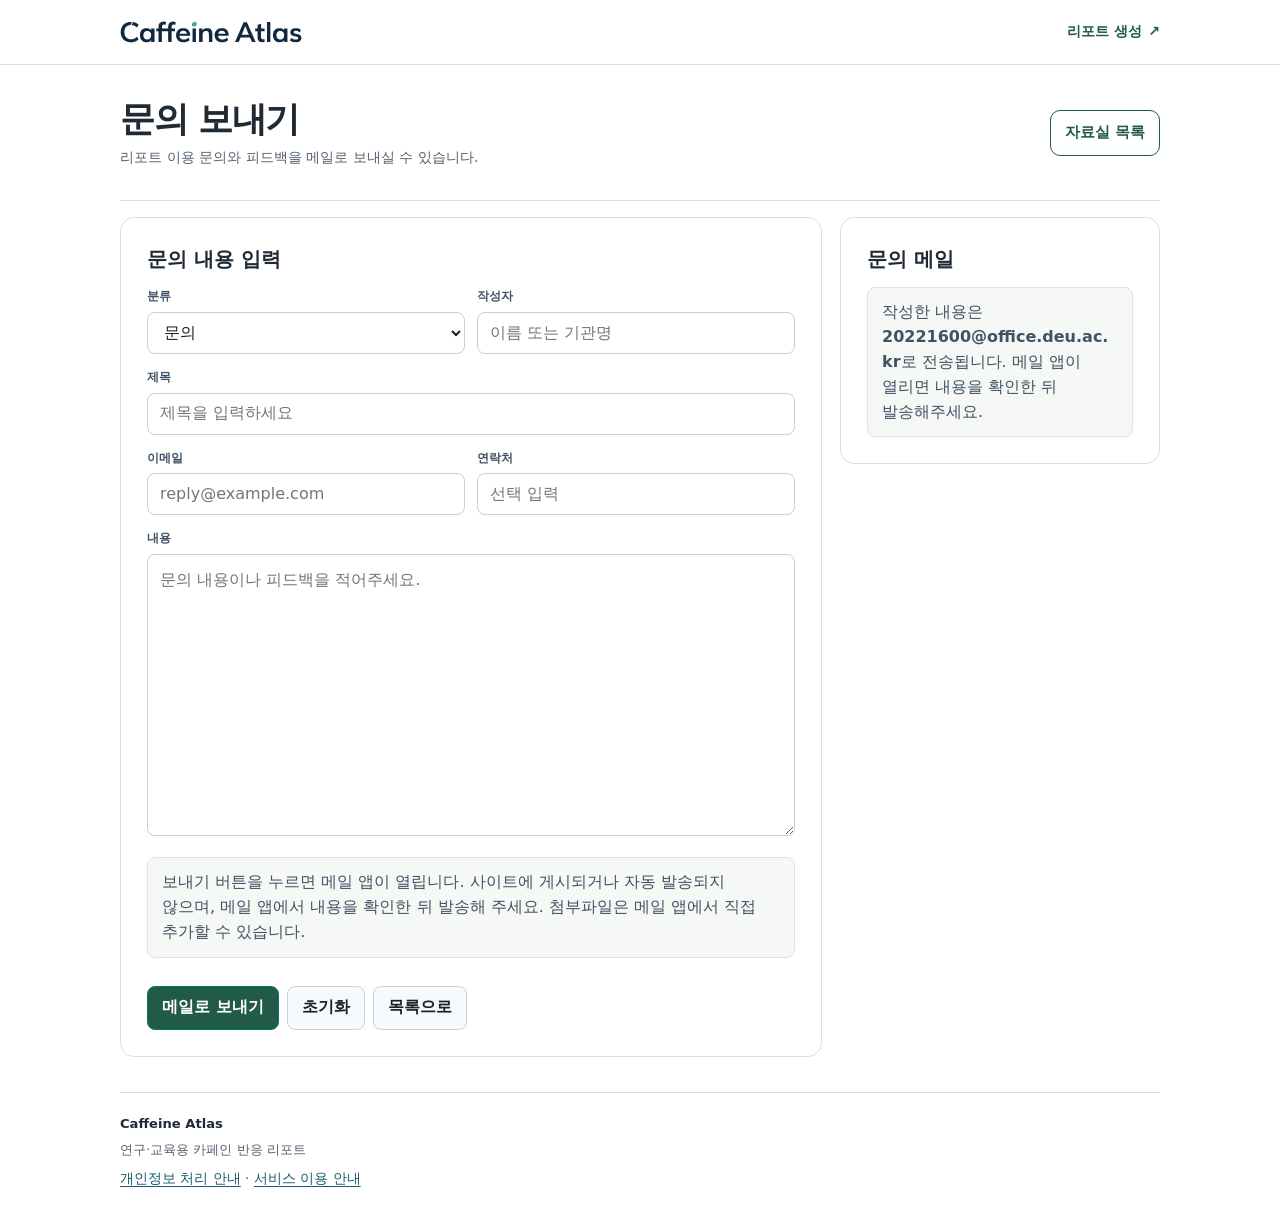
<file: caffeine-sensitivity-app/board-write.html>
<!doctype html>
<html lang="ko">
<head>
  <meta charset="utf-8">
  <meta name="viewport" content="width=device-width, initial-scale=1">
  <link rel="icon" type="image/svg+xml" href="./assets/caffeine-atlas-favicon.svg">
  <title>문의 보내기 | Caffeine Atlas</title>
  <link rel="stylesheet" href="./styles.css?v=privacy-notice-20261013&amp;rev=type-characters-20261109">
  <link rel="stylesheet" href="./home.css?v=atlas-design-5">
</head>
<body class="landing atlas-support">
  <header class="home-top">
    <div class="home-wrap home-top-bar">
      <a class="home-logo" href="./index.html">
        <img src="./assets/caffeine-atlas-wordmark.svg" alt="Caffeine Atlas 홈" width="1139" height="142">
      </a>
      <a class="home-top-link" href="./analyzer.html">리포트 생성 <span aria-hidden="true">↗</span></a>
    </div>
  </header>
  <div class="home-wrap atlas-support-content">
    <header class="atlas-support-heading">
      <div>
        <h1>문의 보내기</h1>
        <p>리포트 이용 문의와 피드백을 메일로 보내실 수 있습니다.</p>
      </div>
      <a class="home-banner-link" href="./board.html">자료실 목록</a>
    </header>

    <main class="write-layout">
      <section class="write-panel">
        <div class="section-head compact">
          <div>
              <h2>문의 내용 입력</h2>
          </div>
        </div>
        <form class="write-form" data-board-form>
          <div class="form-grid">
            <label class="field">
              <span>분류</span>
              <select name="category" required>
                <option value="문의">문의</option>
                <option value="기관 도입">기관 도입</option>
                <option value="피드백">피드백</option>
              </select>
            </label>
            <label class="field">
              <span>작성자</span>
              <input name="author" type="text" placeholder="이름 또는 기관명" required>
            </label>
          </div>
          <label class="field">
            <span>제목</span>
            <input name="title" type="text" placeholder="제목을 입력하세요" required>
          </label>
          <div class="form-grid">
            <label class="field">
              <span>이메일</span>
              <input name="email" type="email" placeholder="reply@example.com">
            </label>
            <label class="field">
              <span>연락처</span>
              <input name="phone" type="tel" placeholder="선택 입력">
            </label>
          </div>
          <label class="field">
            <span>내용</span>
            <textarea name="content" rows="10" placeholder="문의 내용이나 피드백을 적어주세요." required></textarea>
          </label>
          <div class="form-notice">
            보내기 버튼을 누르면 메일 앱이 열립니다. 사이트에 게시되거나 자동 발송되지 않으며, 메일 앱에서 내용을 확인한 뒤 발송해 주세요. 첨부파일은 메일 앱에서 직접 추가할 수 있습니다.
          </div>
          <div class="post-actions">
            <button class="tool-button primary" type="submit">메일로 보내기</button>
            <button class="tool-button ghost" type="reset">초기화</button>
            <a class="tool-button ghost" href="./board.html">목록으로</a>
          </div>
        </form>
      </section>

      <aside class="write-panel">
        <div class="section-head compact">
          <div>
              <h2>문의 메일</h2>
          </div>
        </div>
        <p class="form-notice">작성한 내용은 <strong>20221600@office.deu.ac.kr</strong>로 전송됩니다. 메일 앱이 열리면 내용을 확인한 뒤 발송해주세요.</p>
      </aside>
    </main>

    <footer class="home-footer">
      <strong>Caffeine Atlas</strong>
      <p>연구·교육용 카페인 반응 리포트</p>
      <p class="policy-links"><a href="https://haru-today.github.io/caffeine-atlas/privacy.html">개인정보 처리 안내</a> · <a href="https://haru-today.github.io/caffeine-atlas/terms.html">서비스 이용 안내</a></p>
    </footer>
  </div>

  <script>
    const form = document.querySelector("[data-board-form]");
    const recipient = "20221600@office.deu.ac.kr";

    form.addEventListener("submit", (event) => {
      event.preventDefault();
      const data = new FormData(form);
      const category = data.get("category") || "문의";
      const title = data.get("title") || "문의";
      const body = [
        `분류: ${category}`,
        `작성자: ${data.get("author") || ""}`,
        `이메일: ${data.get("email") || ""}`,
        `연락처: ${data.get("phone") || ""}`,
        "",
        "문의 내용",
        data.get("content") || ""
      ].join("\n");

      const subject = `[Caffeine Atlas ${category}] ${title}`;
      window.location.href = `mailto:${recipient}?subject=${encodeURIComponent(subject)}&body=${encodeURIComponent(body)}`;
    });
  </script>
</body>
</html>
</file>
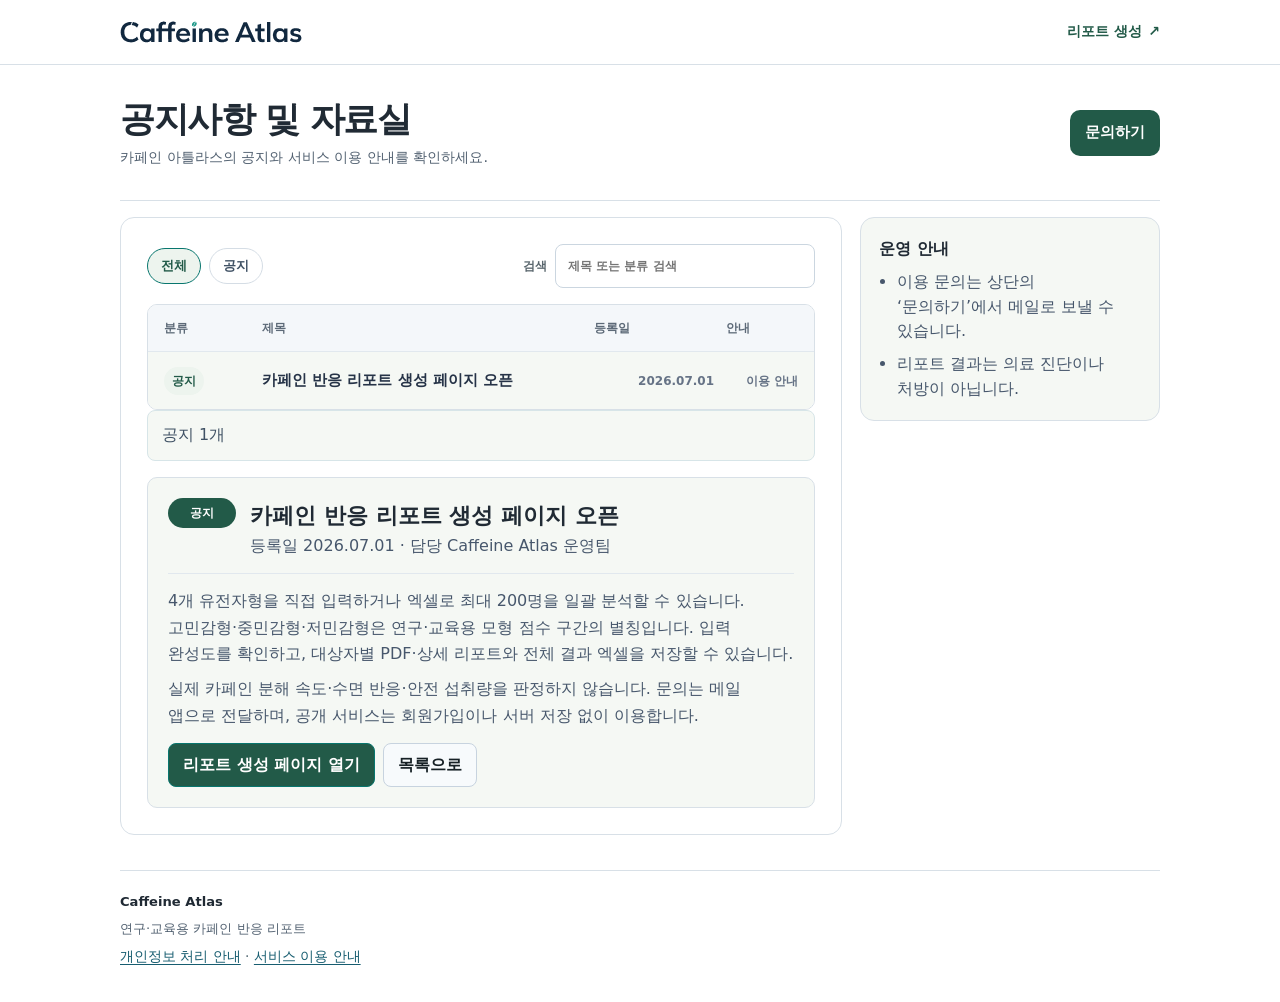
<file: caffeine-sensitivity-app/board.html>
<!doctype html>
<html lang="ko">
<head>
  <meta charset="utf-8">
  <meta name="viewport" content="width=device-width, initial-scale=1">
  <link rel="icon" type="image/svg+xml" href="./assets/caffeine-atlas-favicon.svg">
  <title>자료실 | Caffeine Atlas</title>
  <link rel="stylesheet" href="./styles.css?v=privacy-notice-20261013&amp;rev=type-characters-20261109">
  <link rel="stylesheet" href="./home.css?v=atlas-design-5">
</head>
<body class="landing atlas-support">
  <header class="home-top">
    <div class="home-wrap home-top-bar">
      <a class="home-logo" href="./index.html">
        <img src="./assets/caffeine-atlas-wordmark.svg" alt="Caffeine Atlas 홈" width="1139" height="142">
      </a>
      <a class="home-top-link" href="./analyzer.html">리포트 생성 <span aria-hidden="true">↗</span></a>
    </div>
  </header>
  <div class="home-wrap atlas-support-content">
    <header class="atlas-support-heading">
      <div>
        <h1>공지사항 및 자료실</h1>
        <p>카페인 아틀라스의 공지와 서비스 이용 안내를 확인하세요.</p>
      </div>
      <a class="home-button" href="./board-write.html">문의하기</a>
    </header>

    <main class="board-layout">
      <section class="board-main" aria-label="게시글 목록">
        <div class="board-actions">
          <div class="board-tabs" aria-label="게시판 분류">
            <a href="./board.html" class="active">전체</a>
            <a href="#notice-list">공지</a>
          </div>
          <label class="board-search">
            <span>검색</span>
            <input id="boardSearch" type="search" placeholder="제목 또는 분류 검색" aria-controls="notice-list" aria-describedby="boardSearchStatus">
          </label>
        </div>

        <div class="board-table" id="notice-list">
          <div class="board-header" aria-hidden="true">
            <span>분류</span>
            <span>제목</span>
            <span>등록일</span>
            <span>안내</span>
          </div>
          <a class="board-row pinned" href="#post-open">
            <span>공지</span>
            <strong>카페인 반응 리포트 생성 페이지 오픈</strong>
            <small>2026.07.01</small>
            <em>이용 안내</em>
          </a>
          <a class="board-row" href="./account.html" hidden data-disabled-feature="account">
            <span>회원</span>
            <strong>회원가입·로그인 기반 데이터 축적 안내</strong>
            <small>2026.07.01</small>
            <em>52</em>
          </a>
        </div>
        <p id="boardSearchStatus" class="form-notice" role="status" aria-live="polite">공지 1개</p>

        <article class="board-detail" id="post-open">
          <div class="detail-head">
            <span>공지</span>
            <div>
              <h2>카페인 반응 리포트 생성 페이지 오픈</h2>
              <p>등록일 2026.07.01 · 담당 Caffeine Atlas 운영팀</p>
            </div>
          </div>
          <p>4개 유전자형을 직접 입력하거나 엑셀로 최대 200명을 일괄 분석할 수 있습니다. 고민감형·중민감형·저민감형은 연구·교육용 모형 점수 구간의 별칭입니다. 입력 완성도를 확인하고, 대상자별 PDF·상세 리포트와 전체 결과 엑셀을 저장할 수 있습니다.</p>
          <p>실제 카페인 분해 속도·수면 반응·안전 섭취량을 판정하지 않습니다. 문의는 메일 앱으로 전달하며, 공개 서비스는 회원가입이나 서버 저장 없이 이용합니다.</p>
          <div class="post-actions">
            <a class="tool-button primary" href="./analyzer.html" target="_blank" rel="noopener">리포트 생성 페이지 열기</a>
            <a class="tool-button ghost" href="#notice-list">목록으로</a>
          </div>
        </article>

      </section>

      <aside class="board-side" aria-label="자료실 안내">
        <section class="side-panel" hidden data-disabled-feature="account">
          <p class="eyebrow">Account</p>
          <h2>회원 데이터 축적</h2>
          <p>회원가입과 로그인으로 리포트 결과를 누적하려면 서버, 데이터베이스, 동의 관리가 필요합니다.</p>
          <a class="tool-button ghost" href="./account.html">구축 방식 보기</a>
        </section>
        <section class="side-panel muted-panel">
          <h2>운영 안내</h2>
          <ul class="plain-list">
            <li>이용 문의는 상단의 ‘문의하기’에서 메일로 보낼 수 있습니다.</li>
            <li>리포트 결과는 의료 진단이나 처방이 아닙니다.</li>
            <li hidden data-disabled-feature="account">실제 운영 시 문의 글과 회원 정보는 서버에 저장해야 합니다.</li>
          </ul>
        </section>
      </aside>
    </main>

    <footer class="home-footer">
      <strong>Caffeine Atlas</strong>
      <p>연구·교육용 카페인 반응 리포트</p>
      <p class="policy-links"><a href="https://haru-today.github.io/caffeine-atlas/privacy.html">개인정보 처리 안내</a> · <a href="https://haru-today.github.io/caffeine-atlas/terms.html">서비스 이용 안내</a></p>
    </footer>
  </div>
  <script>
    const search = document.getElementById("boardSearch");
    const rows = [...document.querySelectorAll(".board-row:not([data-disabled-feature])")];
    search.addEventListener("input", () => {
      const query = search.value.trim().toLocaleLowerCase("ko");
      let count = 0;
      rows.forEach(row => {
        row.hidden = !row.textContent.toLocaleLowerCase("ko").includes(query);
        if (!row.hidden) count++;
      });
      document.getElementById("boardSearchStatus").textContent = count ? "검색 결과 " + count + "개" : "검색 결과가 없습니다. 다른 검색어를 입력해 주세요.";
    });
  </script>
</body>
</html>
</file>
<file: caffeine-sensitivity-app/styles.css>
:root {
  --bg: #f4f6f7;
  --surface: #ffffff;
  --surface-soft: #eef3f2;
  --ink: #172126;
  --muted: #59666d;
  --line: #d8dfe2;
  --teal: #08766e;
  --teal-dark: #075b56;
  --coral: #c44d38;
  --amber: #b8860b;
  --green: #26734d;
  --blue: #295f92;
  --shadow: 0 18px 45px rgba(21, 32, 43, 0.11);
}

* {
  box-sizing: border-box;
}

body {
  margin: 0;
  background: var(--bg);
  color: var(--ink);
  font-family: -apple-system, BlinkMacSystemFont, "Segoe UI", "Noto Sans KR", Arial, sans-serif;
  letter-spacing: 0;
  word-break: keep-all;
  overflow-wrap: break-word;
}

button,
select,
input,
textarea {
  font: inherit;
}

h1,
h2,
h3,
p {
  margin-top: 0;
}

h1 {
  margin-bottom: 0;
  font-size: clamp(25px, 3vw, 38px);
  line-height: 1.18;
}

h2 {
  margin-bottom: 6px;
  font-size: 20px;
}

h3 {
  margin-bottom: 10px;
  font-size: 15px;
}

.app-shell {
  width: min(1240px, calc(100% - 40px));
  margin: 0 auto;
  padding: 20px 0 40px;
}

.site-nav {
  display: flex;
  justify-content: space-between;
  gap: 24px;
  align-items: center;
  margin-bottom: 16px;
  padding: 13px 16px;
  border: 1px solid rgba(213, 221, 229, 0.95);
  border-radius: 8px;
  background: rgba(255, 255, 255, 0.96);
  box-shadow: 0 6px 18px rgba(21, 32, 43, 0.06);
  backdrop-filter: blur(12px);
}

a {
  color: inherit;
  text-decoration: none;
}

[hidden],
[data-disabled-feature="account"] {
  display: none !important;
}

.brand-mark {
  display: inline-flex;
  align-items: center;
  flex: 0 0 auto;
  color: var(--ink);
  font-size: 15px;
  font-weight: 950;
}

.brand-mark img {
  display: block;
  width: clamp(165px, 15vw, 210px);
  max-width: 100%;
  height: auto;
}

.nav-links {
  display: flex;
  flex-wrap: wrap;
  gap: 24px;
  color: #405265;
  font-size: 13px;
  font-weight: 850;
}

.nav-links a:hover {
  color: var(--teal-dark);
}

.nav-cta {
  display: inline-flex;
  min-height: 42px;
  padding: 0 16px;
  align-items: center;
  border-radius: 8px;
  background: var(--teal-dark);
  color: #fff;
  font-size: 14px;
  font-weight: 900;
}

.hero {
  position: relative;
  display: flex;
  min-height: clamp(500px, 57vh, 620px);
  overflow: hidden;
  align-items: center;
  margin-bottom: 14px;
  border: 1px solid rgba(213, 221, 229, 0.95);
  border-radius: 8px;
  background: #14202e;
  box-shadow: var(--shadow);
}

.hero img {
  position: absolute;
  inset: 0;
  width: 100%;
  height: 100%;
  object-fit: cover;
}

.hero-overlay {
  position: absolute;
  inset: 0;
  background: linear-gradient(90deg, rgba(10, 23, 32, 0.88) 0%, rgba(10, 23, 32, 0.68) 38%, rgba(10, 23, 32, 0.16) 74%);
}

.hero-content {
  position: relative;
  z-index: 1;
  width: min(680px, 92%);
  padding: 42px;
  color: #fff;
}

.eyebrow {
  margin: 0 0 7px;
  color: var(--teal-dark);
  font-size: 12px;
  font-weight: 900;
  text-transform: uppercase;
}

.hero .eyebrow {
  color: #9bd7d8;
}

.top-summary {
  max-width: 680px;
  margin: 10px 0 0;
  color: var(--muted);
  font-size: 15px;
  line-height: 1.7;
}

.hero .top-summary {
  max-width: 620px;
  color: rgba(255, 255, 255, 0.82);
  font-size: 17px;
  line-height: 1.68;
}

.hero-actions {
  display: flex;
  flex-wrap: wrap;
  gap: 10px;
  margin-top: 24px;
}

.hero-button {
  display: inline-flex;
  min-height: 46px;
  padding: 0 18px;
  align-items: center;
  border-radius: 8px;
  font-weight: 950;
}

.hero-button.primary {
  background: #fff;
  color: var(--ink);
}

.hero-button.secondary {
  border: 1px solid rgba(255, 255, 255, 0.5);
  color: #fff;
}

.top-actions {
  display: flex;
  flex-wrap: wrap;
  justify-content: flex-end;
  gap: 8px;
}

.privacy-chip,
.version-chip {
  flex: 0 0 auto;
  padding: 9px 12px;
  border-radius: 999px;
  font-size: 13px;
  font-weight: 900;
}

.privacy-chip {
  border: 1px solid rgba(0, 109, 119, 0.22);
  background: #e9f6f7;
  color: var(--teal-dark);
}

.version-chip {
  border: 1px solid #d4dce5;
  background: #fff;
  color: #415063;
}

.status-strip {
  display: grid;
  grid-template-columns: repeat(4, minmax(0, 1fr));
  gap: 10px;
  margin-top: 12px;
  margin-bottom: 18px;
}

.business-section,
.report-showcase {
  margin-bottom: 18px;
  padding: 22px;
  border: 1px solid var(--line);
  border-radius: 8px;
  background: rgba(255, 255, 255, 0.94);
  box-shadow: var(--shadow);
}

.section-head.wide {
  display: grid;
  grid-template-columns: minmax(0, 1fr) minmax(300px, 0.55fr);
  align-items: start;
  gap: 18px;
  margin-bottom: 18px;
}

.section-head.wide h2,
.report-copy h2 {
  max-width: 780px;
  font-size: clamp(24px, 2.4vw, 34px);
  line-height: 1.25;
}

.service-grid {
  display: grid;
  grid-template-columns: repeat(3, minmax(0, 1fr));
  gap: 12px;
}

.service-card {
  display: grid;
  gap: 10px;
  min-height: 178px;
  padding: 16px;
  border: 1px solid var(--line);
  border-radius: 8px;
  background: #fbfcfd;
}

.service-card span {
  display: inline-flex;
  width: fit-content;
  margin-bottom: 8px;
  padding: 5px 8px;
  border-radius: 999px;
  background: #fff6df;
  color: var(--amber);
  font-size: 12px;
  font-weight: 950;
}

.service-card h3 {
  font-size: 17px;
}

.service-card p,
.report-copy p,
.preview-list p {
  margin-bottom: 0;
  color: #47576c;
  font-size: 15px;
  line-height: 1.68;
}

.report-showcase {
  display: grid;
  grid-template-columns: minmax(0, 0.82fr) minmax(360px, 0.5fr);
  gap: 22px;
  align-items: center;
}

.report-preview {
  padding: 18px;
  border: 1px solid #cdd8e2;
  border-radius: 8px;
  background: linear-gradient(180deg, #ffffff, #f6f9fb);
}

.preview-head {
  display: flex;
  justify-content: space-between;
  gap: 12px;
  align-items: center;
  padding-bottom: 12px;
  border-bottom: 1px solid var(--line);
}

.preview-head span {
  color: var(--muted);
  font-size: 12px;
  font-weight: 900;
  text-transform: uppercase;
}

.preview-head strong {
  color: var(--coral);
  font-size: 14px;
}

.preview-score {
  display: flex;
  align-items: baseline;
  gap: 6px;
  margin: 18px 0;
  color: var(--teal-dark);
}

.preview-score span {
  font-size: 58px;
  font-weight: 950;
  line-height: 1;
}

.preview-score small {
  color: var(--muted);
  font-size: 18px;
  font-weight: 900;
}

.preview-bars {
  display: grid;
  gap: 10px;
  margin-bottom: 16px;
}

.preview-bars div {
  display: grid;
  grid-template-columns: 100px 1fr;
  gap: 10px;
  align-items: center;
  color: #405265;
  font-size: 12px;
  font-weight: 900;
}

.preview-bars i {
  display: block;
  height: 9px;
  border-radius: 999px;
  background: linear-gradient(90deg, var(--teal), var(--amber));
}

.preview-list {
  display: grid;
  gap: 7px;
  padding-top: 12px;
  border-top: 1px solid var(--line);
}

.status-card {
  min-height: 74px;
  padding: 13px 14px;
  border: 1px solid var(--line);
  border-radius: 8px;
  background: rgba(255, 255, 255, 0.92);
  box-shadow: 0 8px 22px rgba(21, 32, 43, 0.06);
}

.status-card span {
  display: block;
  margin-bottom: 7px;
  color: var(--muted);
  font-size: 11px;
  font-weight: 900;
  text-transform: uppercase;
}

.status-card strong {
  color: #263347;
  font-size: 14px;
  line-height: 1.3;
  overflow-wrap: anywhere;
}

.workspace {
  display: grid;
  grid-template-columns: minmax(0, 1fr) minmax(400px, 0.72fr);
  gap: 18px;
  align-items: start;
}

.test-flow {
  display: grid;
  gap: 18px;
}

.input-panel,
.result-panel {
  border: 1px solid var(--line);
  border-radius: 8px;
  background: rgba(255, 255, 255, 0.94);
  box-shadow: var(--shadow);
}

.input-panel {
  padding: 22px;
}

.input-screen {
  max-width: 1180px;
  margin: 0 auto;
}

.input-screen .section-head {
  margin-bottom: 20px;
}

.input-mode-switch {
  display: grid;
  grid-template-columns: repeat(2, minmax(0, 1fr));
  gap: 8px;
  margin-bottom: 18px;
  padding: 6px;
  border: 1px solid #d7e5e8;
  border-radius: 10px;
  background: #f4f8f9;
}

.input-mode-button {
  min-height: 46px;
  padding: 0 16px;
  border: 1px solid transparent;
  border-radius: 8px;
  background: transparent;
  color: #526274;
  font: inherit;
  font-weight: 900;
  cursor: pointer;
}

.input-mode-button.active {
  border-color: rgba(0, 109, 119, 0.28);
  background: #fff;
  color: var(--teal-dark);
  box-shadow: 0 6px 18px rgba(21, 32, 43, 0.07);
}

.batch-panel[hidden] {
  display: none;
}

.batch-panel {
  display: grid;
  gap: 16px;
}

.batch-intro {
  display: flex;
  justify-content: space-between;
  gap: 18px;
  align-items: center;
  padding: 20px;
  border: 1px solid rgba(0, 109, 119, 0.25);
  border-radius: 10px;
  background: linear-gradient(135deg, #f2fbfb, #ffffff 70%);
}

.batch-intro h3,
.batch-results-head h3 {
  margin: 0 0 8px;
  color: var(--ink);
  font-size: 22px;
}

.batch-intro p:last-child,
.batch-results-head p {
  margin-bottom: 0;
}

.batch-intro > div {
  max-width: 760px;
}

.batch-intro > .tool-button {
  flex: 0 0 auto;
  min-height: 46px;
}

.batch-steps {
  display: grid;
  grid-template-columns: repeat(4, minmax(0, 1fr));
  gap: 10px;
  margin: 0;
  padding: 0;
  list-style: none;
}

.batch-steps li {
  display: flex;
  gap: 9px;
  align-items: center;
  min-height: 48px;
  padding: 9px 12px;
  border: 1px solid #dce6e8;
  border-radius: 8px;
  background: #fff;
  color: #405265;
  font-size: 13px;
  font-weight: 800;
}

.batch-steps strong {
  display: inline-flex;
  width: 26px;
  height: 26px;
  flex: 0 0 26px;
  align-items: center;
  justify-content: center;
  border-radius: 50%;
  background: var(--teal-dark);
  color: #fff;
}

.batch-upload-card {
  display: grid;
  grid-template-columns: minmax(0, 1.25fr) minmax(260px, 0.75fr);
  gap: 14px;
  padding: 18px;
  border: 1px dashed #9fbfc3;
  border-radius: 10px;
  background: #fbfdfd;
}

.batch-file-field {
  display: grid;
  gap: 8px;
}

.batch-file-field > span {
  color: #405265;
  font-size: 12px;
  font-weight: 900;
  text-transform: uppercase;
}

.batch-file-field input {
  width: 100%;
  min-height: 46px;
  padding: 8px;
  border: 1px solid #c7d3df;
  border-radius: 8px;
  background: #fff;
  color: var(--ink);
}

.batch-file-field input::file-selector-button {
  min-height: 30px;
  margin-right: 10px;
  padding: 0 12px;
  border: 0;
  border-radius: 6px;
  background: var(--teal);
  color: #fff;
  font-weight: 900;
  cursor: pointer;
}

.batch-file-field small {
  color: var(--muted);
  line-height: 1.5;
}

.batch-file-summary {
  display: grid;
  align-content: center;
  gap: 6px;
  padding: 14px;
  border-radius: 8px;
  background: #eef6f7;
}

.batch-file-summary span {
  color: var(--muted);
  font-size: 12px;
  font-weight: 800;
}

.batch-file-summary strong {
  color: var(--teal-dark);
  overflow-wrap: anywhere;
}

.batch-submit-panel {
  margin-top: 0;
}

.batch-results {
  padding: 18px;
  border: 1px solid #d7e5e8;
  border-radius: 10px;
  background: #fff;
}

.batch-results[hidden] {
  display: none;
}

.batch-results-head {
  display: flex;
  justify-content: space-between;
  gap: 14px;
  align-items: center;
  margin-bottom: 14px;
}

.batch-result-counts {
  display: flex;
  flex-wrap: wrap;
  justify-content: flex-end;
  gap: 8px;
}

.batch-result-counts span {
  display: inline-flex;
  min-height: 32px;
  padding: 0 10px;
  align-items: center;
  border-radius: 999px;
  background: #eef6f7;
  color: var(--teal-dark);
  font-size: 12px;
  font-weight: 900;
}

.batch-result-counts .error {
  background: #fff2ef;
  color: var(--coral);
}

.batch-table-wrap {
  overflow-x: auto;
  border: 1px solid #dde5ec;
  border-radius: 8px;
}

.batch-table-wrap:focus-visible {
  outline: 3px solid #245baa;
  outline-offset: 3px;
}

.batch-table {
  width: 100%;
  min-width: 960px;
  border-collapse: collapse;
  font-size: 12px;
}

.batch-table th,
.batch-table td {
  padding: 10px;
  border-bottom: 1px solid #e6ebf0;
  text-align: left;
  vertical-align: top;
}

.batch-table th {
  position: sticky;
  top: 0;
  background: #edf6f7;
  color: #304655;
  font-weight: 900;
  white-space: nowrap;
}

.batch-table tr:last-child td {
  border-bottom: 0;
}

.batch-table tr.has-error td {
  background: #fff8f6;
}

.batch-table .status-pill {
  display: inline-flex;
  padding: 4px 7px;
  border-radius: 999px;
  background: #eef8f1;
  color: var(--green);
  font-weight: 900;
  white-space: nowrap;
}

.batch-table .status-pill.error {
  background: #fff2ef;
  color: var(--coral);
}

.result-panel {
  position: sticky;
  top: 18px;
  padding: 20px;
}

.report-screen {
  width: min(1180px, 100%);
  margin: 0 auto;
  padding: 24px;
  border: 1px solid var(--line);
  border-radius: 8px;
  background: rgba(255, 255, 255, 0.96);
  box-shadow: var(--shadow);
}

.report-screen[hidden] {
  display: none;
}

.report-toolbar {
  display: flex;
  justify-content: space-between;
  gap: 16px;
  align-items: center;
  margin-bottom: 16px;
  padding-bottom: 14px;
  border-bottom: 1px solid var(--line);
}

.report-toolbar h2 {
  margin-bottom: 0;
  font-size: clamp(26px, 2.6vw, 38px);
}

.report-status-head {
  margin-bottom: 12px;
}

.section-head {
  display: flex;
  justify-content: space-between;
  gap: 14px;
  align-items: flex-start;
  margin-bottom: 16px;
}

.section-head p {
  margin-bottom: 0;
  color: var(--muted);
  line-height: 1.5;
}

.section-head .service-summary {
  grid-column: 1 / -1;
  max-width: 680px;
  line-height: 1.68;
}

.section-head.compact {
  margin-bottom: 12px;
}

.sample-card {
  display: grid;
  gap: 12px;
  margin-bottom: 14px;
  padding: 14px;
  border: 1px solid var(--line);
  border-radius: 8px;
}

.sample-card {
  grid-template-columns: 1fr 170px 1fr;
  background: #fbfcfd;
}

.sample-card.detailed-form {
  grid-template-columns: repeat(3, minmax(180px, 1fr));
  padding: 18px;
}

.report-standard-panel {
  display: grid;
  grid-template-columns: 160px minmax(0, 1fr);
  gap: 12px;
  align-items: center;
  margin-bottom: 16px;
  padding: 14px;
  border: 1px solid #d7e5e8;
  border-radius: 8px;
  background: #f7fcfd;
}

.report-standard-panel strong {
  color: var(--teal-dark);
  font-size: 14px;
}

.report-standard-panel div {
  display: flex;
  flex-wrap: wrap;
  gap: 8px;
}

.report-standard-panel span {
  display: inline-flex;
  min-height: 30px;
  padding: 0 10px;
  align-items: center;
  border-radius: 999px;
  background: #fff;
  color: #405265;
  font-size: 12px;
  font-weight: 900;
}

.submit-panel {
  display: grid;
  grid-template-columns: minmax(0, 1fr) 180px;
  gap: 14px;
  align-items: center;
  margin-top: 16px;
  padding: 16px;
  border: 1px solid rgba(0, 109, 119, 0.24);
  border-radius: 8px;
  background: linear-gradient(180deg, #f4fbfb, #ffffff);
}

.submit-panel strong {
  display: block;
  margin-bottom: 5px;
  color: var(--teal-dark);
  font-size: 16px;
}

.submit-panel p {
  margin-bottom: 0;
  color: #405265;
  line-height: 1.55;
}

.submit-panel p.error {
  color: var(--coral);
  font-weight: 900;
}

.consent-card {
  display: grid;
  grid-template-columns: auto minmax(0, 1fr);
  gap: 12px;
  align-items: flex-start;
  margin-top: 16px;
  padding: 14px;
  border: 1px solid #d7e5e8;
  border-radius: 8px;
  background: #f7fcfd;
}

.consent-card input {
  width: 18px;
  height: 18px;
  margin-top: 2px;
  accent-color: var(--teal-dark);
}

.consent-card span {
  display: grid;
  gap: 4px;
  color: #405265;
  font-size: 13px;
  line-height: 1.55;
}

.consent-card strong {
  color: var(--ink);
  font-size: 14px;
}

.sync-status {
  margin: 12px 0 0;
  padding: 10px 12px;
  border-radius: 8px;
  background: #eef6f7;
  color: #405265;
  font-size: 13px;
  line-height: 1.5;
}

.sync-status.error {
  background: #fff2ef;
  color: var(--coral);
  font-weight: 850;
}

.sync-status.success {
  background: #eef8f1;
  color: var(--green);
  font-weight: 850;
}

.analyze-button {
  min-height: 52px;
  font-size: 16px;
}

.field {
  display: block;
}

.field label,
.field span {
  display: block;
  margin-bottom: 6px;
  color: #405265;
  font-size: 12px;
  font-weight: 900;
  text-transform: uppercase;
}

.field input,
.field select,
.field textarea {
  width: 100%;
  min-height: 42px;
  padding: 0 12px;
  border: 1px solid #c4d0db;
  border-radius: 8px;
  background: #fff;
  color: var(--ink);
  outline: none;
}

.field textarea {
  min-height: 140px;
  padding: 12px;
  line-height: 1.6;
  resize: vertical;
}

.field input:focus,
.field select:focus,
.field textarea:focus {
  border-color: var(--teal);
  box-shadow: 0 0 0 3px rgba(0, 109, 119, 0.12);
}

.field input[readonly] {
  background: #f3f7f8;
  color: #405265;
  cursor: default;
}

.gene-grid {
  display: grid;
  grid-template-columns: repeat(2, minmax(260px, 1fr));
  gap: 14px;
}

.gene-card {
  display: grid;
  grid-template-rows: auto auto 1fr auto;
  min-height: 326px;
  padding: 16px;
  border: 1px solid var(--line);
  border-radius: 8px;
  background: var(--surface);
}

.gene-card.metabolism {
  border-top: 5px solid var(--teal);
}

.gene-card.behavior {
  border-top: 5px solid var(--amber);
}

.gene-top {
  display: flex;
  justify-content: space-between;
  gap: 10px;
  align-items: flex-start;
  margin-bottom: 10px;
}

.gene-name {
  margin-bottom: 2px;
  font-size: 18px;
  font-weight: 900;
}

.rsid {
  color: var(--muted);
  font-size: 13px;
  font-weight: 700;
}

.layer-badge {
  flex: 0 0 auto;
  padding: 6px 8px;
  border-radius: 999px;
  background: #eff3f6;
  color: #405265;
  font-size: 12px;
  font-weight: 900;
}

.gene-desc {
  min-height: 58px;
  color: #425268;
  font-size: 14px;
  line-height: 1.5;
}

.genotype-options {
  display: grid;
  grid-template-columns: repeat(4, minmax(0, 1fr));
  gap: 8px;
  margin: 14px 0;
}

.gt-button {
  display: flex;
  flex-direction: column;
  justify-content: center;
  align-items: center;
  min-height: 68px;
  padding: 9px 6px;
  border: 1px solid #cfd9e4;
  border-radius: 8px;
  background: #fff;
  color: var(--ink);
  cursor: pointer;
  transition: border-color 160ms ease, background 160ms ease, transform 160ms ease;
}

.gt-button:hover {
  border-color: var(--teal);
  transform: translateY(-1px);
}

.gt-button.active {
  border-color: var(--teal);
  background: #e8f6f7;
  box-shadow: inset 0 0 0 2px rgba(0, 109, 119, 0.16);
}

.gt-button strong {
  font-size: 18px;
}

.gt-button small {
  margin-top: 4px;
  color: var(--muted);
  font-size: 11px;
  font-weight: 800;
}

.gene-meta {
  display: grid;
  grid-template-columns: repeat(3, minmax(0, 1fr));
  gap: 8px;
  margin-top: auto;
}

.meta-item {
  min-height: 58px;
  padding: 9px 10px;
  border-radius: 8px;
  background: #f6f8fa;
}

.meta-item span {
  display: block;
  margin-bottom: 3px;
  color: var(--muted);
  font-size: 11px;
  font-weight: 900;
}

.meta-item strong {
  color: #263347;
  font-size: 13px;
  line-height: 1.3;
}

.report-meta {
  display: grid;
  grid-template-columns: repeat(2, minmax(0, 1fr));
  gap: 8px;
  margin-bottom: 12px;
}

.result-content[hidden],
.result-placeholder[hidden] {
  display: none;
}

.result-placeholder {
  display: grid;
  gap: 10px;
  min-height: 260px;
  padding: 22px;
  align-content: center;
  border: 1px dashed rgba(0, 109, 119, 0.36);
  border-radius: 8px;
  background: linear-gradient(180deg, #f8fcfd, #fff);
  text-align: center;
}

.result-placeholder span {
  justify-self: center;
  padding: 6px 10px;
  border-radius: 999px;
  background: #e9f6f7;
  color: var(--teal-dark);
  font-size: 12px;
  font-weight: 950;
}

.result-placeholder strong {
  color: #263347;
  font-size: 20px;
}

.result-placeholder p {
  max-width: 420px;
  justify-self: center;
  margin-bottom: 0;
  color: #5d6a78;
  line-height: 1.6;
}

.report-meta span {
  min-height: 42px;
  padding: 9px 10px;
  border: 1px solid #dde5ed;
  border-radius: 8px;
  background: #f8fafb;
  color: #435468;
  font-size: 12px;
  font-weight: 800;
  line-height: 1.35;
}

.score-stage {
  padding: 18px;
  border: 1px solid #d7e5e8;
  border-radius: 8px;
  background: linear-gradient(180deg, #f7fcfd, #ffffff);
}

.report-hero-card {
  display: grid;
  grid-template-columns: minmax(0, 1fr) minmax(320px, 0.42fr);
  gap: 16px;
  align-items: stretch;
  margin-bottom: 14px;
  padding: 18px;
  border: 1px solid #d7e5e8;
  border-radius: 8px;
  background: linear-gradient(135deg, #f7fcfd, #ffffff 58%, #fff7ed);
}

.type-summary {
  display: grid;
  grid-template-columns: 86px minmax(0, 1fr);
  gap: 16px;
  align-items: center;
}

.type-code {
  display: inline-flex;
  width: 86px;
  height: 86px;
  justify-content: center;
  align-items: center;
  border-radius: 8px;
  background: var(--teal-dark);
  color: #fff;
  font-size: 38px;
  font-weight: 950;
}

.type-badge {
  display: inline-flex;
  min-height: 28px;
  padding: 0 10px;
  align-items: center;
  border-radius: 999px;
  background: #e9f6f7;
  color: var(--teal-dark);
  font-size: 12px;
  font-weight: 950;
}

.type-summary h3 {
  margin: 9px 0 8px;
  font-size: clamp(30px, 4vw, 48px);
  line-height: 1.05;
}

.type-summary p {
  max-width: 620px;
  margin-bottom: 0;
  color: #405265;
  font-size: 16px;
  line-height: 1.62;
}

.report-hero-card .score-stage {
  display: grid;
  align-content: center;
  margin: 0;
  background: #fff;
}

.result-detail-grid {
  display: grid;
  grid-template-columns: repeat(2, minmax(0, 1fr));
  gap: 8px;
  margin-top: 12px;
}

.metabolism-type-card {
  display: grid;
  gap: 7px;
  margin-top: 12px;
  padding: 14px;
  border: 1px solid #dbe4eb;
  border-radius: 8px;
  background: #fbfcfd;
}

.metabolism-type-card span {
  color: var(--muted);
  font-size: 11px;
  font-weight: 950;
  text-transform: uppercase;
}

.metabolism-type-card strong {
  color: var(--teal-dark);
  font-size: 20px;
}

.metabolism-type-card p {
  margin-bottom: 0;
  color: #47576c;
  line-height: 1.6;
}

.result-detail-grid div {
  min-height: 74px;
  padding: 10px;
  border: 1px solid #dce4ec;
  border-radius: 8px;
  background: #f8fafc;
}

.result-detail-grid span {
  display: block;
  margin-bottom: 5px;
  color: var(--muted);
  font-size: 11px;
  font-weight: 950;
  text-transform: uppercase;
}

.result-detail-grid strong {
  color: #263347;
  font-size: 14px;
  line-height: 1.35;
}

.score-kicker {
  margin-bottom: 8px;
  text-align: center;
  color: var(--muted);
  font-size: 11px;
  font-weight: 900;
  text-transform: uppercase;
}

.score-number {
  display: flex;
  justify-content: center;
  align-items: baseline;
  gap: 6px;
  color: var(--teal-dark);
}

.score-number span {
  font-size: 60px;
  font-weight: 950;
  line-height: 1;
}

.score-number small {
  color: var(--muted);
  font-size: 18px;
  font-weight: 900;
}

.score-label {
  margin: 10px 0 18px;
  text-align: center;
  color: #263347;
  font-size: 18px;
  font-weight: 900;
}

.score-coverage-note {
  margin: -8px 0 12px;
  color: #795300;
  font-size: .84rem;
  font-weight: 700;
  line-height: 1.4;
  text-align: center;
}

.batch-table .score-coverage-note {
  display: block;
  margin: 4px 0 0;
  text-align: left;
}

.gauge-track {
  position: relative;
  height: 16px;
  overflow: hidden;
  border-radius: 999px;
  background: linear-gradient(90deg, var(--green), var(--amber), var(--coral));
}

.gauge-fill {
  position: absolute;
  inset: 0 auto 0 0;
  width: 0%;
  background: rgba(255, 255, 255, 0.2);
}

.gauge-marker {
  position: absolute;
  top: -5px;
  left: 0%;
  width: 4px;
  height: 26px;
  border-radius: 999px;
  background: #14202e;
  transform: translateX(-2px);
}

.gauge-scale {
  display: flex;
  justify-content: space-between;
  margin-top: 8px;
  color: var(--muted);
  font-size: 12px;
  font-weight: 800;
}

.layer-stack,
.chart-card,
.result-copy,
.recommend-card,
.summary-card,
.save-scope-card {
  margin-top: 14px;
  padding: 14px;
  border: 1px solid var(--line);
  border-radius: 8px;
  background: #fff;
}

.layer-stack h3 {
  margin-bottom: 12px;
}

.layer-row {
  display: grid;
  grid-template-columns: 120px 58px 1fr;
  gap: 10px;
  align-items: center;
  min-height: 34px;
}

.layer-row + .layer-row {
  margin-top: 8px;
}

.layer-row span {
  color: var(--muted);
  font-size: 13px;
  font-weight: 800;
}

.layer-row strong {
  text-align: right;
  font-size: 13px;
}

.mini-bar {
  height: 8px;
  overflow: hidden;
  border-radius: 999px;
  background: #edf1f5;
}

.mini-bar i {
  display: block;
  width: 0%;
  height: 100%;
  border-radius: inherit;
  background: var(--teal);
}

.layer-row:nth-of-type(2) .mini-bar i {
  background: var(--amber);
}

.layer-row:nth-of-type(3) .mini-bar i {
  background: var(--blue);
}

.result-copy p,
.disclaimer {
  margin-bottom: 0;
  color: #47576c;
  line-height: 1.65;
}

.result-copy p {
  white-space: pre-line;
}

.chart-head {
  display: flex;
  justify-content: space-between;
  gap: 12px;
  align-items: center;
}

.chart-head h3 {
  margin-bottom: 0;
}

.chart-position {
  display: grid;
  gap: 3px;
  text-align: right;
}

.chart-position strong {
  color: var(--teal-dark);
  font-size: 15px;
  font-weight: 950;
}

.chart-card canvas {
  display: block;
  width: min(100%, 760px);
  height: auto;
  margin: 14px auto 0;
}

.recommend-card ul {
  margin: 0;
  padding-left: 20px;
  color: #36465a;
  line-height: 1.65;
}

.save-scope-card ul {
  margin: 0;
  padding-left: 20px;
  color: #36465a;
  line-height: 1.65;
}

.summary-grid {
  display: grid;
  grid-template-columns: repeat(2, minmax(0, 1fr));
  gap: 8px;
}

.summary-chip {
  min-height: 106px;
  padding: 10px;
  border: 1px solid #dce4ec;
  border-radius: 8px;
  background: #f8fafc;
}

.summary-chip strong {
  display: block;
  margin-bottom: 5px;
  font-size: 13px;
}

.summary-chip span {
  display: block;
  color: var(--muted);
  font-size: 12px;
  line-height: 1.45;
}

.evidence-pill {
  display: inline-flex;
  margin-top: 8px;
  padding: 4px 7px;
  border-radius: 999px;
  background: #e9f3f4;
  color: var(--teal-dark);
  font-size: 11px;
  font-weight: 900;
}

.action-row {
  display: grid;
  grid-template-columns: 1fr 1fr;
  gap: 10px;
  margin-top: 14px;
}

.action-row.detailed-actions {
  grid-template-columns: repeat(4, minmax(0, 1fr));
}

.tool-button {
  display: inline-flex;
  justify-content: center;
  align-items: center;
  gap: 8px;
  min-height: 42px;
  padding: 0 14px;
  border: 1px solid #c7d3df;
  border-radius: 8px;
  background: #fff;
  color: var(--ink);
  font-weight: 900;
  cursor: pointer;
}

.tool-button span {
  font-size: 18px;
  line-height: 1;
}

.tool-button.primary {
  border-color: var(--teal);
  background: var(--teal);
  color: #fff;
}

.tool-button:disabled {
  border-color: #d7dee5;
  background: #e8edf1;
  color: #8793a0;
  cursor: not-allowed;
}

.tool-button.ghost {
  background: #f7fafc;
}

.disclaimer {
  margin-top: 12px;
  font-size: 12px;
}

@media (max-width: 1080px) {
  .workspace {
    grid-template-columns: 1fr;
  }

  .sample-card.detailed-form {
    grid-template-columns: repeat(2, minmax(0, 1fr));
  }

  .status-strip,
  .service-grid {
    grid-template-columns: repeat(2, minmax(0, 1fr));
  }

  .report-showcase,
  .section-head.wide {
    grid-template-columns: 1fr;
  }

  .section-head .service-summary {
    white-space: normal;
  }

  .report-hero-card {
    grid-template-columns: 1fr;
  }

  .result-detail-grid {
    grid-template-columns: repeat(2, minmax(0, 1fr));
  }

  .result-panel {
    position: static;
  }

  .batch-upload-card {
    grid-template-columns: 1fr;
  }
}

@media (max-width: 760px) {
  .app-shell {
    width: min(100% - 20px, 1440px);
    padding-top: 10px;
  }

  .site-nav,
  .section-head,
  .chart-head {
    align-items: stretch;
    flex-direction: column;
  }

  .nav-links {
    flex-wrap: wrap;
    gap: 12px;
  }

  .brand-mark img {
    width: min(230px, 100%);
  }

  .nav-cta {
    align-self: flex-start;
  }

  .hero {
    min-height: 520px;
  }

  .hero-overlay {
    background: linear-gradient(180deg, rgba(10, 23, 32, 0.9) 0%, rgba(10, 23, 32, 0.62) 62%, rgba(10, 23, 32, 0.26) 100%);
  }

  .hero-content {
    padding: 28px 20px;
  }

  .top-actions {
    justify-content: flex-start;
  }

  .privacy-chip,
  .version-chip {
    align-self: flex-start;
  }

  .input-panel,
  .report-screen,
  .result-panel,
  .business-section,
  .report-showcase {
    padding: 14px;
  }

  .sample-card,
  .report-standard-panel,
  .report-meta,
  .status-strip,
  .service-grid {
    grid-template-columns: 1fr;
  }

  .sample-card.detailed-form,
  .submit-panel,
  .report-hero-card,
  .type-summary,
  .result-detail-grid,
  .action-row.detailed-actions {
    grid-template-columns: 1fr;
  }

  .input-mode-switch,
  .batch-steps {
    grid-template-columns: 1fr;
  }

  .batch-intro,
  .batch-results-head {
    align-items: stretch;
    flex-direction: column;
  }

  .batch-intro > .tool-button {
    width: 100%;
  }

  .batch-result-counts {
    justify-content: flex-start;
  }

  .type-code {
    width: 64px;
    height: 64px;
    font-size: 30px;
  }

  .gene-grid,
  .summary-grid {
    grid-template-columns: 1fr;
  }

  .genotype-options {
    grid-template-columns: repeat(2, minmax(0, 1fr));
  }

  .gene-meta,
  .action-row {
    grid-template-columns: 1fr;
  }

  .layer-row {
    grid-template-columns: 1fr 58px;
  }

  .layer-row .mini-bar {
    grid-column: 1 / -1;
  }
}

.portal-nav {
  position: sticky;
  top: 10px;
  z-index: 20;
}

.portal-hero {
  min-height: clamp(500px, 62vh, 610px);
  align-items: stretch;
  background: #0d2a2d;
}

.portal-hero-layout {
  position: relative;
  z-index: 1;
  display: grid;
  grid-template-columns: minmax(0, 1fr) minmax(280px, 340px);
  gap: clamp(36px, 7vw, 96px);
  width: 100%;
  padding: clamp(36px, 6vw, 72px);
  align-items: center;
  color: #fff;
}

.portal-copy {
  max-width: 690px;
}

.portal-copy h1 {
  display: grid;
  gap: 4px;
  max-width: 690px;
  font-size: clamp(38px, 4.2vw, 56px);
  line-height: 1.14;
  text-wrap: balance;
}

.portal-copy h1 span {
  display: block;
}

.hero-proof {
  display: grid;
  align-self: center;
  padding: 6px 18px;
  border: 1px solid rgba(255, 255, 255, 0.34);
  border-radius: 8px;
  background: rgba(7, 24, 29, 0.46);
  backdrop-filter: blur(8px);
}

.hero-proof div {
  display: grid;
  gap: 5px;
  padding: 18px 2px;
  border-bottom: 1px solid rgba(255, 255, 255, 0.22);
}

.hero-proof div:last-child {
  border-bottom: 0;
}

.hero-proof strong {
  font-size: 22px;
  letter-spacing: 0;
  line-height: 1.2;
}

.hero-proof span {
  color: rgba(255, 255, 255, 0.76);
  font-size: 13px;
  font-weight: 700;
  line-height: 1.5;
}

.portal-section {
  margin-bottom: 0;
  padding: 56px 24px;
  border: 0;
  border-bottom: 1px solid var(--line);
  border-radius: 0;
  background: #fff;
  box-shadow: none;
}

.inline-cta {
  display: inline-flex;
  min-height: 40px;
  padding: 0 14px;
  align-items: center;
  justify-self: end;
  border: 1px solid rgba(0, 109, 119, 0.22);
  border-radius: 8px;
  background: #e9f6f7;
  color: var(--teal-dark);
  font-size: 14px;
  font-weight: 950;
}

.test-card-grid {
  display: grid;
  grid-template-columns: repeat(3, minmax(0, 1fr));
  gap: 12px;
}

.test-card {
  display: grid;
  gap: 10px;
  min-height: 220px;
  padding: 18px;
  border: 1px solid #dbe4eb;
  border-radius: 8px;
  background: linear-gradient(180deg, #ffffff, #f7fafb);
}

.test-card span {
  width: fit-content;
  padding: 6px 9px;
  border-radius: 999px;
  background: #edf6f6;
  color: var(--teal-dark);
  font-size: 12px;
  font-weight: 950;
}

.test-card h3 {
  margin-bottom: 0;
  font-size: 19px;
}

.test-card p {
  margin-bottom: 0;
  color: #47576c;
  font-size: 15px;
  line-height: 1.68;
}

.test-card a {
  display: inline-flex;
  width: fit-content;
  min-height: 36px;
  margin-top: auto;
  padding: 0 12px;
  align-items: center;
  border-radius: 8px;
  background: var(--ink);
  color: #fff;
  font-size: 13px;
  font-weight: 950;
}

.model-grid {
  display: grid;
  grid-template-columns: repeat(3, minmax(0, 1fr));
  gap: 12px;
}

.model-card {
  display: grid;
  gap: 10px;
  min-height: 236px;
  padding: 18px;
  border: 1px solid #dbe4eb;
  border-radius: 8px;
  background: #fbfcfd;
}

.model-card > span {
  width: fit-content;
  padding: 6px 9px;
  border-radius: 999px;
  background: #edf6f6;
  color: var(--teal-dark);
  font-size: 12px;
  font-weight: 950;
  text-transform: uppercase;
}

.model-card h3 {
  margin-bottom: 0;
  font-size: 19px;
}

.model-card p {
  margin-bottom: 0;
  color: #47576c;
  font-size: 15px;
  line-height: 1.68;
}

.weight-list {
  display: grid;
  gap: 8px;
  margin-top: auto;
}

.weight-list div {
  display: flex;
  gap: 10px;
  justify-content: space-between;
  align-items: center;
  padding: 9px 10px;
  border: 1px solid #dbe4eb;
  border-radius: 8px;
  background: #fff;
}

.weight-list strong {
  color: #263347;
  font-size: 13px;
  line-height: 1.35;
}

.weight-list em {
  flex: 0 0 auto;
  color: var(--teal-dark);
  font-size: 13px;
  font-style: normal;
  font-weight: 950;
}

.flow-grid {
  display: grid;
  grid-template-columns: repeat(4, minmax(0, 1fr));
  gap: 12px;
}

.flow-grid article {
  min-height: 172px;
  padding: 16px;
  border: 1px solid #dbe4eb;
  border-radius: 8px;
  background: #fbfcfd;
}

.flow-grid strong {
  display: inline-flex;
  width: 34px;
  height: 34px;
  justify-content: center;
  align-items: center;
  margin-bottom: 18px;
  border-radius: 8px;
  background: var(--teal-dark);
  color: #fff;
  font-size: 15px;
}

.flow-grid h3 {
  font-size: 17px;
}

.flow-grid p,
.evidence-grid p {
  margin-bottom: 0;
  color: #47576c;
  font-size: 15px;
  line-height: 1.68;
}

.evidence-grid {
  display: grid;
  grid-template-columns: repeat(3, minmax(0, 1fr));
  gap: 12px;
}

.evidence-grid div {
  min-height: 180px;
  padding: 16px;
  border: 1px solid #dbe4eb;
  border-radius: 8px;
  background: #fbfcfd;
}

.evidence-grid span {
  display: block;
  margin-bottom: 10px;
  color: var(--muted);
  font-size: 11px;
  font-weight: 950;
  text-transform: uppercase;
}

.evidence-grid strong {
  display: block;
  margin-bottom: 10px;
  color: var(--teal-dark);
  font-size: 17px;
  line-height: 1.35;
}

.notice-support {
  display: grid;
  grid-template-columns: minmax(0, 1fr) minmax(320px, 0.42fr);
  gap: 18px;
  margin-bottom: 18px;
}

.notice-board,
.support-card {
  padding: 22px;
  border: 1px solid var(--line);
  border-radius: 8px;
  background: rgba(255, 255, 255, 0.94);
  box-shadow: var(--shadow);
}

.notice-row {
  display: grid;
  grid-template-columns: 78px minmax(0, 1fr) 78px;
  gap: 12px;
  align-items: center;
  min-height: 58px;
  border-top: 1px solid #e1e8ee;
}

.notice-row span,
.notice-row small {
  color: var(--muted);
  font-size: 12px;
  font-weight: 900;
}

.notice-row strong {
  overflow: hidden;
  color: #263347;
  font-size: 15px;
  line-height: 1.35;
  text-overflow: ellipsis;
  white-space: nowrap;
}

.notice-row small {
  text-align: right;
}

.support-card p {
  color: #47576c;
  line-height: 1.68;
}

.support-info {
  display: grid;
  gap: 4px;
  padding: 13px 0;
  border-top: 1px solid #e1e8ee;
}

.support-info span {
  color: var(--muted);
  font-size: 12px;
  font-weight: 950;
}

.support-info strong {
  color: var(--ink);
  font-size: 15px;
  overflow-wrap: anywhere;
}

.support-info a {
  color: inherit;
  text-decoration: none;
}

.support-info a:hover {
  text-decoration: underline;
}

.faq-list {
  display: grid;
  gap: 10px;
}

.faq-list details {
  border: 1px solid #dbe4eb;
  border-radius: 8px;
  background: #fbfcfd;
}

.faq-list summary {
  min-height: 52px;
  padding: 15px 16px;
  color: #263347;
  font-weight: 950;
  cursor: pointer;
}

.faq-list p {
  margin: 0;
  padding: 0 16px 16px;
  color: #47576c;
  line-height: 1.6;
}

.final-cta {
  display: flex;
  justify-content: space-between;
  gap: 18px;
  align-items: center;
  margin-bottom: 18px;
  padding: 24px;
  border-radius: 8px;
  background: var(--teal-dark);
  color: #fff;
  box-shadow: var(--shadow);
}

.final-cta .eyebrow {
  color: #9bd7d8;
}

.final-cta h2 {
  margin-bottom: 0;
  font-size: clamp(24px, 2.2vw, 34px);
}

.site-footer {
  display: flex;
  justify-content: space-between;
  gap: 16px;
  align-items: center;
  padding: 18px 0 0;
  color: #5c6978;
  font-size: 13px;
}

.site-footer span {
  color: #263347;
  font-weight: 950;
}

.site-footer p {
  margin-bottom: 0;
}

.page-hero {
  display: grid;
  grid-template-columns: minmax(0, 1fr) auto;
  gap: 24px;
  align-items: end;
  margin-bottom: 18px;
  padding: clamp(26px, 4vw, 46px);
  border: 1px solid rgba(213, 221, 229, 0.95);
  border-radius: 8px;
  background:
    linear-gradient(135deg, rgba(1, 79, 87, 0.96), rgba(38, 115, 77, 0.92)),
    #014f57;
  color: #fff;
  box-shadow: var(--shadow);
}

.page-hero.slim {
  min-height: 230px;
}

.page-hero .eyebrow {
  color: #bce7e6;
}

.page-hero .top-summary {
  max-width: 780px;
  color: rgba(255, 255, 255, 0.82);
}

.page-hero-actions {
  display: flex;
  flex-wrap: wrap;
  justify-content: flex-end;
  gap: 10px;
}

.hero-button.secondary.dark {
  border-color: rgba(255, 255, 255, 0.62);
  color: #fff;
}

.compact-cta {
  min-height: 34px;
  padding: 0 12px;
}

.board-layout {
  display: grid;
  grid-template-columns: minmax(0, 1fr) minmax(300px, 0.35fr);
  gap: 18px;
  align-items: start;
  margin-bottom: 18px;
}

.board-main,
.board-side,
.write-panel,
.auth-panel {
  border: 1px solid var(--line);
  border-radius: 8px;
  background: rgba(255, 255, 255, 0.96);
  box-shadow: var(--shadow);
}

.board-main,
.write-panel,
.auth-panel {
  padding: 22px;
}

.board-side {
  display: grid;
  gap: 12px;
  padding: 0;
  background: transparent;
  border: 0;
  box-shadow: none;
}

.board-actions {
  display: flex;
  justify-content: space-between;
  gap: 14px;
  align-items: center;
  margin-bottom: 16px;
}

.board-tabs {
  display: flex;
  flex-wrap: wrap;
  gap: 8px;
}

.board-tabs a {
  display: inline-flex;
  min-height: 36px;
  padding: 0 13px;
  align-items: center;
  border: 1px solid #d5dde5;
  border-radius: 999px;
  background: #fff;
  color: #405265;
  font-size: 13px;
  font-weight: 950;
}

.board-tabs a.active,
.board-tabs a:hover {
  border-color: var(--teal);
  background: #e9f6f7;
  color: var(--teal-dark);
}

.board-search {
  display: grid;
  grid-template-columns: auto minmax(180px, 260px);
  gap: 8px;
  align-items: center;
  color: var(--muted);
  font-size: 12px;
  font-weight: 950;
}

.board-search input {
  min-height: 38px;
  padding: 0 12px;
  border: 1px solid #cbd6e0;
  border-radius: 8px;
  outline: none;
}

.board-search input:focus {
  border-color: var(--teal);
  box-shadow: 0 0 0 3px rgba(0, 109, 119, 0.12);
}

.board-table {
  overflow: hidden;
  border: 1px solid #dbe4eb;
  border-radius: 8px;
}

.board-header,
.board-row {
  display: grid;
  grid-template-columns: 86px minmax(0, 1fr) 120px 72px;
  gap: 12px;
  align-items: center;
}

.board-header {
  min-height: 46px;
  padding: 0 16px;
  background: #f4f7fa;
  color: #5d6a78;
  font-size: 12px;
  font-weight: 950;
}

.board-row {
  min-height: 62px;
  padding: 0 16px;
  border-top: 1px solid #e1e8ee;
  background: #fff;
}

.board-row:hover {
  background: #f7fcfd;
}

.board-row.pinned {
  background: #fbf8ef;
}

.board-row span {
  width: fit-content;
  padding: 5px 8px;
  border-radius: 999px;
  background: #edf6f6;
  color: var(--teal-dark);
  font-size: 12px;
  font-weight: 950;
}

.board-row strong {
  overflow: hidden;
  color: #263347;
  font-size: 15px;
  text-overflow: ellipsis;
  white-space: nowrap;
}

.board-row small,
.board-row em {
  color: #667386;
  font-size: 12px;
  font-style: normal;
  font-weight: 850;
  text-align: right;
}

.board-detail {
  scroll-margin-top: 90px;
  margin-top: 16px;
  padding: 20px;
  border: 1px solid #dbe4eb;
  border-radius: 8px;
  background: #fbfcfd;
}

.detail-head {
  display: grid;
  grid-template-columns: 68px minmax(0, 1fr);
  gap: 14px;
  align-items: start;
  margin-bottom: 14px;
  padding-bottom: 14px;
  border-bottom: 1px solid #e1e8ee;
}

.detail-head > span {
  display: inline-flex;
  min-height: 30px;
  justify-content: center;
  align-items: center;
  border-radius: 999px;
  background: var(--teal-dark);
  color: #fff;
  font-size: 12px;
  font-weight: 950;
}

.detail-head h2 {
  margin-bottom: 6px;
  font-size: clamp(22px, 2.2vw, 30px);
}

.detail-head p,
.board-detail > p {
  margin-bottom: 0;
  color: #47576c;
  line-height: 1.65;
}

.attachment-grid {
  display: grid;
  grid-template-columns: repeat(2, minmax(0, 1fr));
  gap: 10px;
  margin-top: 14px;
}

.attachment-card {
  display: grid;
  gap: 6px;
  min-height: 110px;
  padding: 14px;
  border: 1px solid #cdd8e2;
  border-radius: 8px;
  background: #fff;
}

.attachment-card span {
  color: var(--muted);
  font-size: 11px;
  font-weight: 950;
  text-transform: uppercase;
}

.attachment-card strong {
  color: #263347;
  overflow-wrap: anywhere;
}

.attachment-card small {
  color: var(--teal-dark);
  font-size: 12px;
  font-weight: 950;
}

.post-actions {
  display: flex;
  flex-wrap: wrap;
  gap: 8px;
  margin-top: 14px;
}

.side-panel {
  padding: 18px;
  border: 1px solid var(--line);
  border-radius: 8px;
  background: rgba(255, 255, 255, 0.96);
  box-shadow: var(--shadow);
}

.side-panel h2 {
  font-size: 19px;
}

.side-panel p {
  color: #47576c;
  line-height: 1.6;
}

.muted-panel {
  background: #f8fafb;
}

.plain-list {
  display: grid;
  gap: 8px;
  margin: 0;
  padding-left: 18px;
  color: #47576c;
  line-height: 1.55;
}

.write-layout,
.account-layout {
  display: grid;
  gap: 18px;
  margin-bottom: 18px;
}

.write-layout {
  grid-template-columns: minmax(0, 1fr) minmax(320px, 0.42fr);
  align-items: start;
}

.write-form {
  display: grid;
  gap: 14px;
}

.form-grid,
.auth-split {
  display: grid;
  grid-template-columns: repeat(2, minmax(0, 1fr));
  gap: 12px;
}

.form-notice,
.empty-state {
  margin: 0;
  padding: 12px 14px;
  border: 1px solid #d7e5e8;
  border-radius: 8px;
  background: #f7fcfd;
  color: #405265;
  line-height: 1.55;
}

.draft-list {
  display: grid;
  gap: 10px;
}

.draft-card {
  display: grid;
  gap: 7px;
  padding: 14px;
  border: 1px solid #dbe4eb;
  border-radius: 8px;
  background: #fbfcfd;
}

.draft-card span {
  width: fit-content;
  padding: 5px 8px;
  border-radius: 999px;
  background: #edf6f6;
  color: var(--teal-dark);
  font-size: 11px;
  font-weight: 950;
}

.draft-card strong {
  color: #263347;
}

.draft-card small {
  color: var(--muted);
  font-weight: 850;
}

.draft-card p {
  max-height: 96px;
  overflow: auto;
  margin-bottom: 0;
  color: #47576c;
  line-height: 1.55;
}

.account-layout {
  grid-template-columns: 1fr;
}

.auth-card {
  display: grid;
  gap: 12px;
  min-height: 280px;
  padding: 16px;
  border: 1px solid #dbe4eb;
  border-radius: 8px;
  background: #fbfcfd;
}

.auth-card h3 {
  margin-bottom: 2px;
  font-size: 19px;
}

.step-list,
.stack-grid {
  display: grid;
  gap: 12px;
}

.step-list {
  grid-template-columns: repeat(5, minmax(0, 1fr));
}

.step-list article,
.stack-grid article {
  padding: 16px;
  border: 1px solid #dbe4eb;
  border-radius: 8px;
  background: #fbfcfd;
}

.step-list article strong {
  display: inline-flex;
  width: 34px;
  height: 34px;
  justify-content: center;
  align-items: center;
  margin-bottom: 14px;
  border-radius: 8px;
  background: var(--teal-dark);
  color: #fff;
}

.step-list h3,
.stack-grid h3 {
  font-size: 17px;
}

.step-list p,
.stack-grid p {
  margin-bottom: 0;
  color: #47576c;
  line-height: 1.58;
}

.data-table {
  overflow: hidden;
  border: 1px solid #dbe4eb;
  border-radius: 8px;
}

.data-row {
  display: grid;
  grid-template-columns: 170px minmax(0, 1fr) minmax(0, 1fr);
  gap: 12px;
  min-height: 58px;
  padding: 12px 14px;
  align-items: center;
  border-top: 1px solid #e1e8ee;
  background: #fff;
}

.data-row:first-child {
  border-top: 0;
}

.data-row.header {
  background: #f4f7fa;
  color: #5d6a78;
  font-size: 12px;
  font-weight: 950;
}

.data-row strong {
  color: var(--teal-dark);
}

.data-row span {
  color: #47576c;
  line-height: 1.5;
}

.stack-grid {
  grid-template-columns: repeat(3, minmax(0, 1fr));
}

.stack-grid article span {
  display: inline-flex;
  margin-bottom: 12px;
  padding: 5px 8px;
  border-radius: 999px;
  background: #edf6f6;
  color: var(--teal-dark);
  font-size: 11px;
  font-weight: 950;
}

@media (max-width: 1080px) {
  .portal-hero-layout,
  .notice-support,
  .board-layout,
  .write-layout {
    grid-template-columns: 1fr;
  }

  .portal-copy {
    max-width: 820px;
  }

  .portal-copy h1 {
    max-width: 760px;
  }

  .hero-proof {
    grid-template-columns: repeat(3, minmax(0, 1fr));
  }

  .test-card-grid,
  .flow-grid,
  .evidence-grid,
  .model-grid,
  .step-list,
  .stack-grid {
    grid-template-columns: repeat(2, minmax(0, 1fr));
  }
}

@media (max-width: 760px) {
  .portal-nav {
    position: static;
  }

  .portal-hero {
    min-height: 560px;
  }

  .portal-hero-layout {
    gap: 32px;
    padding: 40px 22px 28px;
  }

  .portal-copy h1 {
    display: block;
    max-width: 560px;
    font-size: clamp(32px, 9vw, 42px);
    line-height: 1.18;
  }

  .portal-copy h1 span {
    display: inline;
  }

  .portal-copy h1 span::after {
    content: " ";
  }

  .portal-copy h1 span:last-child::after {
    content: "";
  }

  .hero .top-summary {
    font-size: 15px;
    line-height: 1.62;
  }

  .hero-proof,
  .test-card-grid,
  .flow-grid,
  .evidence-grid,
  .model-grid,
  .form-grid,
  .auth-split,
  .step-list,
  .stack-grid,
  .attachment-grid {
    grid-template-columns: 1fr;
  }

  .hero-proof div {
    padding: 11px 0;
  }

  .hero-proof strong {
    font-size: 18px;
  }

  .portal-section,
  .notice-board,
  .support-card,
  .final-cta,
  .board-main,
  .write-panel,
  .auth-panel,
  .side-panel {
    padding: 36px 18px;
  }

  .app-shell {
    width: min(100% - 24px, 1240px);
  }

  .page-hero,
  .board-actions {
    grid-template-columns: 1fr;
    align-items: flex-start;
  }

  .page-hero,
  .board-actions,
  .page-hero-actions {
    flex-direction: column;
  }

  .board-actions {
    display: grid;
  }

  .board-search {
    grid-template-columns: 1fr;
    width: 100%;
  }

  .board-search input {
    width: 100%;
  }

  .board-header {
    display: none;
  }

  .board-row {
    grid-template-columns: 58px minmax(0, 1fr);
    gap: 8px;
    padding: 12px;
  }

  .board-row small,
  .board-row em {
    grid-column: 2;
    text-align: left;
  }

  .board-row strong {
    white-space: normal;
  }

  .detail-head,
  .data-row {
    grid-template-columns: 1fr;
  }

  .notice-row {
    grid-template-columns: 58px minmax(0, 1fr);
  }

  .notice-row small {
    grid-column: 2;
    text-align: left;
  }

  .notice-row strong {
    white-space: normal;
  }

  .final-cta,
  .site-footer {
    align-items: flex-start;
    flex-direction: column;
  }
}

/* Shared policy links and explicit genetic-data cloud storage disclosure. */
.policy-links{margin:12px 0 0;font-size:.86rem;line-height:1.65;color:#546a74}
.policy-links a,.privacy-genetic-note a,.consent-card a{color:#175d70;text-decoration:underline;text-underline-offset:3px}
.policy-links a:focus-visible,.privacy-genetic-note a:focus-visible,.consent-card a:focus-visible{outline:2px solid #246e72;outline-offset:3px}
.privacy-genetic-note{margin:16px 0 20px;padding:14px 18px;border-left:3px solid #a97a42;background:#fffaf1;color:#423a30;border-radius:4px;font-size:.88rem;line-height:1.65}
.privacy-genetic-note strong{font-weight:760}
.consent-card a{position:relative;z-index:1}

/* 2026 student symposium public QR demo: analysis/report open, research storage private. */
body.public-demo .research-only, body.research-mode .public-only { display: none !important; }
.public-demo-notice {
  margin: 0 0 22px;
  padding: 16px 20px;
  border: 1px solid #d2e2f3;
  border-left: 4px solid #245baa;
  border-radius: 12px;
  background: #f3f7fd;
  color: #193451;
  line-height: 1.65;
}
.public-demo-notice strong { display: block; margin-bottom: 5px; font-size: 1rem; }
.public-demo-notice p { margin: 0; font-size: .91rem; }
.public-download-note {
  margin: 16px 0;
  padding: 12px 16px;
  border-radius: 10px;
  background: #f3f7fd;
  color: #284561;
  line-height: 1.65;
  font-size: .9rem;
}
@media(max-width:760px) {
  .public-demo-notice { padding: 13px 15px; margin: 0 0 16px; }
  .public-demo-notice p { font-size: .86rem; }
  .public-download-note { font-size: .85rem; }
}

/* One-tap fictional example for visitors without genotype results. */
.public-example-banner {
  margin: 0 0 20px;
  padding: 17px 20px;
  border: 1px solid #cbdceb;
  background: #fff;
  border-radius: 14px;
  color: #193451;
  display: flex;
  gap: 20px;
  align-items: center;
  justify-content: space-between;
}
.public-example-banner strong { display: block; font-size: 1.06rem; line-height: 1.45; }
.public-example-banner p { color: #4b6075; font-size: .9rem; line-height: 1.6; margin: 6px 0 0; max-width: 580px; }
.public-example-banner .tool-button { flex-shrink: 0; min-height: 48px; text-align: center; }
.public-example-banner .tool-button:focus-visible { outline: 3px solid #245baa; outline-offset: 3px; }
@media (max-width: 760px) {
  .public-example-banner { flex-direction: column; align-items: stretch; padding: 14px 15px; gap: 13px; }
  .public-example-banner p { font-size: .85rem; }
  .public-example-banner .tool-button { width: 100%; }
}

/* Scientific scope for simulated model reference bins (not population centiles). */
.reference-scope-note {
  color: #495d70;
  font-size: .84rem;
  line-height: 1.6;
  margin: 10px 0 0;
  padding: 9px 12px;
  border-left: 2px solid #97acc7;
  background: #f6f8fc;
}


/* 2026-10-16 public/mobile readability polish.
   Presentation only: no SNP labels, scoring weights, report output, or access gates. */
body { line-height: 1.6; }
.nav-links { font-size: 14px; line-height: 1.45; }
.nav-links a { text-underline-offset: 4px; }
.site-nav a:focus-visible,
.hero-actions a:focus-visible,
.nav-cta:focus-visible {
  outline: 3px solid #367fdd;
  outline-offset: 3px;
}
.portal-copy .top-summary { max-width: 590px; line-height: 1.75; }
.hero-button { min-height: 48px; justify-content: center; text-align: center; }
.hero-button.primary { box-shadow: 0 5px 18px rgb(0 0 0 / 14%); }
.service-card p,
.model-card p,
.report-copy p,
.public-demo-notice p { line-height: 1.75; }
.public-example-banner p { line-height: 1.7; }
.public-demo-notice p { font-size: 0.95rem; }
.public-example-banner strong { line-height: 1.5; }
@media (max-width: 760px) {
  .site-nav { padding: 13px 14px; gap: 10px; }
  .nav-links {
    width: 100%;
    max-width: 100%;
    display: flex;
    flex-wrap: nowrap;
    overflow-x: auto;
    overscroll-behavior-inline: contain;
    -webkit-overflow-scrolling: touch;
    gap: 5px;
    padding: 3px 1px 8px;
    scrollbar-width: thin;
  }
  .nav-links a {
    display: inline-flex;
    align-items: center;
    flex: 0 0 auto;
    min-height: 42px;
    padding: 7px 9px;
    white-space: nowrap;
    border-radius: 7px;
  }
  .nav-links a:focus-visible { outline-offset: -2px; }
  .nav-cta {
    width: 100%;
    min-height: 48px;
    justify-content: center;
  }
  .portal-hero { min-height: 0; }
  .portal-hero-layout { padding: 32px 21px 26px; gap: 22px; }
  .portal-copy h1 { font-size: clamp(28px, 7.7vw, 38px); line-height: 1.25; }
  .hero .top-summary { font-size: 15px; line-height: 1.72; }
  .hero-actions { display: grid; grid-template-columns: minmax(0, 1fr); gap: 9px; }
  .hero-actions .hero-button { width: 100%; min-height: 48px; padding: 10px 13px; }
  .hero-proof { padding: 2px 14px; }
  .hero-proof div { padding: 9px 0; }
  .status-card strong { font-size: 14px; line-height: 1.5; }
  .portal-section { padding: 31px 17px; }
  .public-demo-notice p,
  .public-example-banner p { font-size: 0.94rem; line-height: 1.75; }
  .public-example-banner .tool-button { min-height: 48px; }
  .analyzer-head .top-summary { font-size: 15px; line-height: 1.75; }
  input, select, textarea { max-width: 100%; }
}
@media (max-width: 370px) {
  .portal-hero-layout { padding: 27px 15px 22px; }
  .portal-copy h1 { font-size: 27px; }
  .portal-section { padding: 27px 13px; }
  .public-demo-notice, .public-example-banner { padding: 13px; }
}
@media (prefers-reduced-motion: reduce) {
  .nav-links { scroll-behavior: auto; }
}

/* Local batch analysis and interpretation clarity (2026-11-08). */
.batch-results, .batch-panel, .batch-intro > div { min-width: 0; }
.batch-actions { display: grid; gap: 8px; min-width: 0; }
.batch-actions .tool-button { min-height: 44px; }
.batch-results-head, .batch-submit-panel { flex-wrap: wrap; }
.batch-download-actions { display: flex; flex-wrap: wrap; gap: 8px; }
.batch-download-actions .tool-button { flex: 1 1 auto; }
.batch-file-field small, .batch-file-summary strong { overflow-wrap: anywhere; }
.batch-results .tool-button { min-height: 44px; }
.batch-table td { overflow-wrap: anywhere; max-width: 300px; }
.batch-table .batch-pdf-button { display: flex; margin-top: 8px; min-width: 88px; white-space: nowrap; font-size: 12px; }
.batch-pdf-button:focus-visible { outline: 3px solid #245baa; outline-offset: 3px; }
.batch-pdf-help { color: #495d70; font-size: .86rem; line-height: 1.7; margin: 12px 0; }
.response-explainer {
  padding: 18px 20px;
  margin: 16px 0;
  border: 1px solid #c9dde0;
  border-radius: 10px;
  background: #f0f7f7;
  line-height: 1.75;
}
.response-explainer p { margin: 8px 0 0; }
.gauge-scale { gap: 8px; }
@media (max-width: 760px) {
  .batch-submit-panel > .tool-button, #batchDownloadBtn { width: 100%; }
  .batch-results { padding: 12px; }
  .batch-upload-card { min-width: 0; }
  .response-explainer { padding: 15px; }
}

.score-position {
  display: block;
  margin: 6px 0 0;
  color: #435d64;
  font-size: 0.82rem;
  line-height: 1.5;
}

.score-explanation {
  min-width: 0;
  padding: 15px 18px;
  border: 1px solid #d7e3e5;
  border-radius: 14px;
  background: #fff;
}

.score-explanation summary {
  color: #183a42;
  cursor: pointer;
  font-size: 1rem;
  font-weight: 700;
}

.score-explanation p {
  margin: 9px 0;
  color: #435d64;
  line-height: 1.55;
}

.score-explanation .scenario-summary {
  color: #183a42;
  font-weight: 700;
}

.scenario-table-wrap {
  max-height: 340px;
  overflow: auto;
}

.scenario-table {
  width: 100%;
  border-collapse: collapse;
  font-size: 0.875rem;
  text-align: left;
}

.scenario-table th,
.scenario-table td {
  padding: 8px 7px;
  border-bottom: 1px solid #e1eaec;
}

.scenario-table th {
  position: sticky;
  top: 0;
  color: #183a42;
  background: #f1f6f7;
}

.scenario-table td:nth-child(2) {
  font-variant-numeric: tabular-nums;
}
</file>
<file: caffeine-sensitivity-app/home.css>
/* App home. All rules are scoped so they can also be bundled with the analyzer. */
body.landing {
  --home-ink: #202a34;
  --home-muted: #526171;
  --home-line: #d8e0e7;
  --home-white: #fff;
  --home-accent: #225a48;
  --home-soft: #edf4ee;
  --home-width: min(1040px, calc(100% - 64px));
  margin: 0;
  padding-bottom: calc(98px + env(safe-area-inset-bottom));
  background: var(--home-white);
  color: var(--home-ink);
  font-family: "Pretendard", "Apple SD Gothic Neo", "Malgun Gothic", "Noto Sans KR", system-ui, sans-serif;
  line-height: 1.55;
  word-break: keep-all;
  overflow-wrap: break-word;
}

body.landing p,
body.landing h1,
body.landing h2,
body.landing figure,
body.landing dl,
body.landing dd,
body.landing ol {
  margin: 0;
}

body.landing a:focus-visible,
body.landing button:focus-visible,
body.landing summary:focus-visible {
  outline: 3px solid var(--home-accent);
  outline-offset: 3px;
}

body.landing .home-wrap {
  width: var(--home-width);
  margin-inline: auto;
}

body.landing [id] {
  scroll-margin-top: 78px;
}

body.landing .home-top {
  position: sticky;
  top: 0;
  z-index: 5;
  border-bottom: 1px solid var(--home-line);
  background: var(--home-white);
}

body.landing .home-top-bar {
  display: flex;
  min-height: 64px;
  align-items: center;
  justify-content: space-between;
  gap: 12px;
}

body.landing .home-logo,
body.landing .home-top-link {
  display: inline-flex;
  align-items: center;
  min-height: 44px;
}

body.landing .home-logo img {
  width: clamp(160px, 17vw, 182px);
  height: auto;
}

body.landing .home-top-link {
  gap: 6px;
  color: var(--home-accent);
  font-size: 0.88rem;
  font-weight: 750;
}

body.landing .home-hero {
  margin-top: 24px;
}

body.landing .home-stage {
  border-bottom: 1px solid var(--home-line);
  touch-action: pan-y pinch-zoom;
}

/* Keep every slide's natural height in the same track. */
body.landing .home-stage[data-carousel-ready] { display: grid; }
body.landing .home-stage[data-carousel-ready] .home-banner { grid-area: 1 / 1; }
body.landing .home-stage[data-carousel-ready] .home-banner[hidden] {
  display: grid !important;
  visibility: hidden;
  pointer-events: none;
}

body.landing .home-banner {
  display: grid;
  grid-template-columns: minmax(0, 1.2fr) minmax(0, 1fr);
  align-items: center;
  gap: clamp(20px, 4.6vw, 66px);
  min-height: clamp(335px, 32vw, 400px);
  padding-block: clamp(24px, 4.2vw, 55px);
}

body.landing .home-banner h1,
body.landing .home-banner h2 {
  color: var(--home-ink);
  font-size: clamp(1.8rem, 4.1vw, 3.2rem);
  font-weight: 800;
  line-height: 1.16;
  letter-spacing: -0.045em;
}

body.landing .home-banner-description {
  max-width: 395px;
  margin-top: 14px;
  color: var(--home-muted);
  font-size: clamp(0.92rem, 1.55vw, 1.05rem);
  line-height: 1.65;
}

body.landing .home-banner-actions {
  display: flex;
  flex-wrap: wrap;
  gap: 8px;
  margin-top: 23px;
}

body.landing .home-button,
body.landing .home-banner-link {
  display: inline-flex;
  min-height: 46px;
  justify-content: center;
  align-items: center;
  padding: 7px 14px;
  border: 1px solid transparent;
  border-radius: 10px;
  font-weight: 750;
  font-size: 0.92rem;
  white-space: nowrap;
}

body.landing .home-button {
  min-width: 150px;
  background: var(--home-accent);
  color: var(--home-white);
}

body.landing .home-banner-link {
  border-color: var(--home-accent);
  background: var(--home-white);
  color: var(--home-accent);
}

body.landing .home-button:hover {
  background: #194536;
}

body.landing .home-banner-link:hover {
  background: var(--home-soft);
}

body.landing .home-banner-panel {
  min-width: 0;
  margin: 0;
  padding: clamp(14px, 2.6vw, 26px);
  border: 1px solid var(--home-line);
  border-radius: 14px;
  background: #f7f9fb;
}

body.landing .home-banner-types {
  display: grid;
  gap: 8px;
  list-style: none;
}

body.landing .home-banner-types a {
  display: grid;
  grid-template-columns: minmax(0, 1fr) auto auto;
  align-items: center;
  gap: 10px;
  min-height: 44px;
  padding: 8px 12px;
  border: 1px solid var(--home-line);
  border-radius: 9px;
  background: var(--home-white);
  font-size: 0.87rem;
}

body.landing .home-banner-types a:hover { background: var(--home-soft); }
body.landing .home-banner-types a span { color: var(--home-muted); }

body.landing .home-storage-summary div + div {
  border-top: 1px solid var(--home-line);
}

body.landing .home-storage-summary dt {
  color: var(--home-muted);
  font-size: 0.84rem;
}

body.landing .home-storage-summary div {
  padding-block: 8px;
}

body.landing .home-storage-summary dd {
  margin-top: 3px;
  font-weight: 700;
}

body.landing .type-art {
  display: block;
  position: relative;
  flex: none;
  width: 138px;
  height: 138px;
  overflow: hidden;
}

body.landing .type-art img {
  position: absolute;
  top: 0;
  left: 0;
  width: 300%;
  height: 100%;
  max-width: none;
}

body.landing .type-art--calm img { left: -100%; }
body.landing .type-art--sleepy img { left: -200%; }

body.landing .home-carousel-controls {
  display: flex;
  align-items: center;
  justify-content: center;
  gap: 5px;
  min-height: 50px;
}

body.landing .home-carousel-step,
body.landing .home-carousel-dots button {
  display: grid;
  padding: 0;
  align-items: center;
  justify-items: center;
  width: 44px;
  height: 44px;
  border: 0;
  border-radius: 9px;
  background: transparent;
  color: var(--home-accent);
  cursor: pointer;
}

body.landing .home-carousel-step {
  font: 700 1.6rem/1 system-ui, sans-serif;
}

body.landing .home-carousel-step:hover,
body.landing .home-carousel-dots button:hover {
  background: var(--home-soft);
}

body.landing .home-carousel-dots {
  display: flex;
}

body.landing .home-carousel-dots button::before {
  width: 7px;
  height: 7px;
  border-radius: 5px;
  background: #9daab7;
  content: "";
}

body.landing .home-carousel-dots button[aria-current="true"]::before {
  width: 18px;
  background: var(--home-accent);
}

body.landing .home-sr-only {
  position: absolute;
  width: 1px;
  height: 1px;
  overflow: hidden;
  clip-path: inset(50%);
  white-space: nowrap;
}

body.landing .home-notice {
  display: flex;
  align-items: center;
  gap: 13px;
  min-height: 52px;
  padding: 9px 16px;
  border: 1px solid var(--home-line);
  border-radius: 13px;
  background: var(--home-soft);
  color: var(--home-ink);
  font-size: 0.9rem;
}

body.landing .home-notice strong {
  flex: none;
  color: var(--home-accent);
}

body.landing .home-notice-arrow {
  margin-left: auto;
  color: var(--home-accent);
  font-size: 1.42rem;
  line-height: 1;
}

body.landing .home-section {
  margin-top: clamp(30px, 5vw, 54px);
}

body.landing .home-section h2 {
  color: var(--home-ink);
  font-size: clamp(1.25rem, 2.5vw, 1.57rem);
  letter-spacing: -0.035em;
}

body.landing .home-section-lead {
  margin-top: 6px;
  color: var(--home-muted);
  font-size: 0.92rem;
}

body.landing .home-action-grid,
body.landing .home-types {
  display: grid;
  gap: 10px;
  margin-top: 13px;
}

body.landing .home-action-grid { grid-template-columns: repeat(4, minmax(0, 1fr)); }
body.landing .home-types { grid-template-columns: repeat(3, minmax(0, 1fr)); }

body.landing .home-action,
body.landing .home-type {
  min-width: 0;
  border: 1px solid var(--home-line);
  border-radius: 17px;
  background: var(--home-white);
}

body.landing .home-action:hover,
body.landing .home-type:hover {
  border-color: #94a6b7;
}

body.landing .home-action {
  display: grid;
  align-content: center;
  align-items: start;
  gap: 9px;
  min-height: 118px;
  padding: 12px;
}

body.landing .home-action strong,
body.landing .home-type strong,
body.landing .home-action small,
body.landing .home-type small {
  display: block;
}

body.landing .home-action strong,
body.landing .home-type strong {
  color: var(--home-ink);
  font-size: 0.97rem;
  letter-spacing: -0.032em;
}

body.landing .home-action small,
body.landing .home-type small {
  margin-top: 3px;
  color: var(--home-muted);
  font-size: 0.79rem;
  line-height: 1.4;
}

body.landing .home-action-icon {
  display: grid;
  place-items: center;
  width: 36px;
  height: 36px;
  border-radius: 11px;
  color: var(--home-accent);
  font: 700 1.19rem/1 "Segoe UI Symbol", system-ui, sans-serif;
}

body.landing .home-action-icon--analysis,
body.landing .home-action-icon--reports,
body.landing .home-action-icon--batch { background: var(--home-soft); }
body.landing .home-action-icon--example { background: #f6eee3; color: #705233; }

body.landing .home-type {
  --type-surface: #f3eee5;
  display: grid;
  overflow: hidden;
  text-align: left;
}

body.landing .home-type--calm { --type-surface: #edf2ef; }
body.landing .home-type--sleepy { --type-surface: #eceef4; }

body.landing .home-type-art {
  display: grid;
  place-items: center;
  background: var(--type-surface);
}

body.landing .home-type-art .type-art {
  width: min(87%, 165px);
  height: auto;
  aspect-ratio: 1;
}

body.landing .home-type-copy {
  position: relative;
  padding: 10px 24px 11px 12px;
}

body.landing .home-type-arrow {
  position: absolute;
  top: 10px;
  right: 10px;
  color: var(--home-accent);
}

body.landing .home-guides {
  display: grid;
  gap: 7px;
  margin-top: 13px;
}

body.landing .home-disclosure {
  border: 1px solid var(--home-line);
  border-radius: 13px;
  background: var(--home-white);
}

body.landing .home-disclosure--example {
  margin-top: 11px;
}

body.landing .home-disclosure summary {
  min-height: 46px;
  padding: 11px 15px;
  color: var(--home-accent);
  font-weight: 750;
  cursor: pointer;
}

body.landing .home-disclosure-body {
  padding: 1px 15px 15px;
  color: var(--home-muted);
  font-size: 0.89rem;
}

body.landing .home-disclosure-body p + p {
  margin-top: 8px;
}

body.landing .home-guide-steps {
  padding-left: 1.35rem;
}

body.landing .home-guide-steps li + li {
  margin-top: 6px;
}

body.landing .home-model {
  display: grid;
  gap: 8px;
  margin-block: 11px;
}

body.landing .home-model div {
  display: grid;
  grid-template-columns: minmax(100px, auto) minmax(0, 1fr);
  column-gap: 12px;
}

body.landing .home-model dt {
  color: var(--home-accent);
  font-weight: 750;
}

body.landing .home-sample {
  min-width: 0;
  padding: clamp(21px, 3.1vw, 32px);
  border: 1px solid #d8e1df;
  border-radius: 24px;
  background: #fff;
  box-shadow: 0 16px 35px rgb(27 53 48 / 8%);
}

body.landing .home-sample-heading {
  display: flex;
  align-items: flex-start;
  justify-content: space-between;
  gap: 7px;
}

body.landing .home-sample-identity {
  display: flex;
  flex-wrap: wrap;
  align-items: baseline;
  gap: 2px 10px;
  color: var(--home-muted);
  font-size: 0.81rem;
  font-weight: 650;
}

body.landing .home-sample-type {
  color: #156457;
  font-size: 1.18rem;
  font-weight: 800;
  letter-spacing: -0.025em;
}

body.landing .home-sample-tag {
  padding: 5px 10px;
  border-radius: 999px;
  background: #eaf3f0;
  color: #155e54;
  font-size: 0.73rem;
  font-weight: 750;
  white-space: nowrap;
}

body.landing .home-sample-score {
  margin-block: 14px 8px;
  color: #182429;
  font-size: clamp(3.05rem, 5.1vw, 4rem);
  font-weight: 800;
  font-variant-numeric: tabular-nums;
  line-height: 1;
  letter-spacing: -0.045em;
}

body.landing .home-sample-score small {
  margin-left: 5px;
  color: #475c61;
  font-size: 1rem;
  font-weight: 750;
  letter-spacing: 0;
}

body.landing .home-sample-bars {
  display: grid;
  gap: 9px;
  margin: 16px 0 0;
  color: var(--home-muted);
  font-size: 0.82rem;
}

body.landing .home-sample-bars div {
  display: grid;
  grid-template-columns: 6.7em minmax(0, 1fr) 3.5em;
  align-items: center;
  gap: 7px;
}

body.landing .home-sample-bars dd[aria-hidden] {
  height: 8px;
  overflow: hidden;
  border-radius: 999px;
  background: #e9f0ed;
}

body.landing .home-sample-bars i {
  display: block;
  height: 100%;
  border-radius: inherit;
  background: #377e6a;
}

body.landing .home-sample-bars div:last-child i { background: #9b713e; }

body.landing .home-bar-value {
  color: var(--home-ink);
  text-align: right;
  font-weight: 750;
  white-space: nowrap;
}

body.landing .home-footer {
  display: grid;
  gap: 6px;
  margin-top: 35px;
  padding-block: 21px 16px;
  border-top: 1px solid var(--home-line);
  color: var(--home-muted);
  font-size: 0.82rem;
}

body.landing .home-footer strong {
  color: var(--home-ink);
}

body.landing .home-footer-links {
  display: flex;
  flex-wrap: wrap;
  gap: 2px 16px;
}

body.landing .home-footer-links a {
  display: inline-flex;
  align-items: center;
  min-height: 44px;
  color: var(--home-accent);
}

body.landing .home-menu {
  position: fixed;
  z-index: 8;
  bottom: 12px;
  left: 50%;
  width: var(--home-width);
  display: grid;
  grid-template-columns: repeat(5, minmax(0, 1fr));
  gap: 4px;
  padding: 6px;
  transform: translateX(-50%);
  border: 1px solid var(--home-line);
  border-radius: 18px;
  background: var(--home-white);
  box-shadow: 0 5px 18px rgb(32 42 52 / 9%);
}

body.landing .home-menu a {
  display: grid;
  place-content: center;
  justify-items: center;
  gap: 2px;
  min-height: 48px;
  border-radius: 12px;
  color: var(--home-muted);
  font-size: 0.75rem;
  font-weight: 700;
}

body.landing .home-menu a[aria-current],
body.landing .home-menu a:hover {
  background: var(--home-soft);
  color: var(--home-accent);
}

body.landing .home-nav-icon {
  height: 20px;
  font: 700 1.11rem/1.2 "Segoe UI Symbol", system-ui, sans-serif;
}

@media (max-width: 600px) {
  body.landing .home-wrap { width: calc(100% - 28px); }
  body.landing .home-top-bar { min-height: 54px; }
  body.landing .home-hero { margin-top: 12px; }
  body.landing .home-banner {
    min-height: 354px;
    align-content: center;
    grid-template-columns: minmax(0, 1fr);
    gap: 16px;
    padding-block: 14px 20px;
  }
  body.landing .home-banner .home-button,
  body.landing .home-banner .home-banner-link {
    padding-inline: 11px;
    font-size: 0.85rem;
  }
  body.landing .home-banner-description {
    margin-top: 11px;
    line-height: 1.55;
  }
  body.landing .home-banner-actions { margin-top: 13px; }
  body.landing .home-sample { padding: 16px; border-radius: 16px; }
  body.landing .home-sample-score { margin-block: 8px 0; font-size: 2.6rem; }
  body.landing .home-action-grid { grid-template-columns: repeat(2, minmax(0, 1fr)); }
  body.landing .home-action {
    min-height: 69px;
    grid-template-columns: auto minmax(0, 1fr);
    align-items: center;
    gap: 7px;
    padding: 7px;
    border-radius: 13px;
  }
  body.landing .home-action-icon { width: 29px; height: 32px; }
  body.landing .home-action strong { font-size: 0.82rem; }
  body.landing .home-action small { font-size: 0.7rem; }
  body.landing .home-types { gap: 6px; }
  body.landing .home-type { border-radius: 12px; }
  body.landing .home-type-copy { padding: 8px 5px; text-align: center; }
  body.landing .home-type-arrow { display: none; }
  body.landing .home-type strong { font-size: 0.85rem; }
  body.landing .home-type small { font-size: 0.69rem; }
  body.landing .home-model div { grid-template-columns: 1fr; }
  body.landing .home-menu {
    bottom: 0;
    width: 100%;
    padding: 5px 6px calc(5px + env(safe-area-inset-bottom));
    border-radius: 16px 16px 0 0;
  }
}

@media (max-width: 355px) {
  body.landing .home-notice { gap: 8px; padding-inline: 11px; font-size: 0.82rem; }
}

/* Resources and inquiry use the same header and controls as the home page. */
body.landing.atlas-support { padding-bottom: 18px; }

body.landing.atlas-support .atlas-support-heading {
  display: flex;
  align-items: center;
  justify-content: space-between;
  gap: 12px 20px;
  padding: clamp(18px, 3vw, 32px) 0;
  margin-bottom: 16px;
  border-bottom: 1px solid var(--home-line);
}

body.landing.atlas-support .atlas-support-heading h1 {
  color: var(--home-ink);
  font-size: clamp(1.52rem, 3vw, 2.2rem);
  line-height: 1.25;
  letter-spacing: -0.04em;
}

body.landing.atlas-support .atlas-support-heading p {
  margin-top: 5px;
  color: var(--home-muted);
  font-size: 0.9rem;
}

body.landing .atlas-support-heading .home-button { min-width: 0; }

body.landing.atlas-support .board-main,

body.landing.atlas-support .side-panel,

body.landing.atlas-support .write-panel {
  border-color: var(--home-line);
  border-radius: 14px;
  box-shadow: none;
}

body.landing.atlas-support .board-main,

body.landing.atlas-support .write-panel { padding: clamp(14px, 2.6vw, 26px); }
body.landing.atlas-support .board-table,
body.landing.atlas-support .board-detail { border-color: var(--home-line); border-radius: 10px; }
body.landing.atlas-support .board-row.pinned,
body.landing.atlas-support .board-detail,
body.landing.atlas-support .side-panel,
body.landing.atlas-support .form-notice { background: #f5f8f4; }
body.landing.atlas-support .board-row { min-height: 58px; }
body.landing.atlas-support .board-row strong { white-space: normal; }
body.landing.atlas-support .board-search input { min-height: 44px; }
body.landing.atlas-support .board-detail > p { margin-top: 9px; }
body.landing.atlas-support .detail-head h2 { font-size: clamp(1.06rem, 2vw, 1.4rem); }
body.landing.atlas-support .detail-head > span,
body.landing.atlas-support .tool-button.primary { background: var(--home-accent); }
body.landing.atlas-support .board-row span,
body.landing.atlas-support .board-tabs a.active { background: var(--home-soft); color: var(--home-accent); }
body.landing.atlas-support .post-actions { margin-top: 14px; }
body.landing.atlas-support .post-actions .tool-button { min-height: 44px; }
body.landing.atlas-support .side-panel h2 { margin-bottom: 8px; font-size: 1.03rem; }
body.landing.atlas-support .write-layout .form-notice { overflow-wrap: anywhere; }

@media (max-width: 600px) {
  body.landing.atlas-support .atlas-support-heading { align-items: flex-start; flex-direction: column; }
  body.landing.atlas-support .board-row { grid-template-columns: 42px minmax(0, 1fr); }
  body.landing.atlas-support .board-detail { padding: 13px; }
  body.landing.atlas-support .detail-head { gap: 7px; }
  body.landing.atlas-support .detail-head > span { width: fit-content; padding-inline: 8px; }
}
</file>
<file: caffeine-sensitivity-app/analyzer.css>
.analyzer-shell {
  --atlas-action: #225a48;
  --atlas-control-line: #d7e1d9;
  --atlas-control-soft: #edf4ee;
  width: min(1120px, 100% - 48px);
  padding-top: 0;
}

.analyzer-shell .site-nav {
  gap: clamp(8px, 2vw, 24px);
  margin-bottom: 12px;
  padding: 10px 0;
  border: 0;
  border-radius: 0;
  background: transparent;
  box-shadow: none;
}

.analyzer-shell .brand-mark img {
  width: clamp(160px, 17vw, 182px);
}

.analyzer-shell .nav-cta {
  align-self: center;
  width: auto;
  min-height: 44px;
  border: 1px solid var(--line);
  border-radius: 999px;
  background: var(--surface);
  color: var(--teal-dark);
}

.analyzer-shell .nav-cta:hover {
  background: var(--surface-soft);
}

.analyzer-intro {
  display: flex;
  justify-content: space-between;
  align-items: center;
  gap: 14px 28px;
  margin-bottom: 16px;
  padding: clamp(16px, 2.3vw, 28px);
  border: 1px solid #e3ded2;
  border-radius: 16px;
  background: #faf8f2;
  color: #202e29;
}

.analyzer-scope {
  margin: 0 0 3px;
  color: #4a6658;
  font-size: 0.8rem;
  font-weight: 750;
}

.analyzer-intro h1 {
  margin: 0;
  color: #202e29;
  font-size: clamp(1.44rem, 3.15vw, 2.4rem);
  line-height: 1.2;
  letter-spacing: -0.04em;
  word-break: keep-all;
}

.analyzer-example-entry {
  min-width: 0;
}

.analyzer-intro .analyzer-example {
  gap: 10px;
  min-height: 44px;
  padding: 6px 12px;
  border-color: var(--atlas-control-line);
  border-radius: 8px;
  background: #fff;
  color: var(--atlas-action);
  font-size: 0.875rem;
}

.analyzer-intro .analyzer-example:hover {
  background: var(--atlas-control-soft);
}

#demo-example-explain {
  margin: 4px 0 0;
  color: #56625a;
  font-size: 0.75rem;
  line-height: 1.5;
}

.analyzer-shell .input-screen {
  width: 100%;
  min-width: 0;
  padding: clamp(18px, 3vw, 34px);
  border-radius: 20px;
  box-shadow: 0 10px 24px rgb(21 32 43 / 6%);
}

.analyzer-shell .input-screen .section-head {
  flex-direction: row;
  align-items: center;
  margin-bottom: 16px;
}

.analyzer-shell .input-screen h2 {
  margin: 0;
  font-size: clamp(1.25rem, 2.3vw, 1.66rem);
  letter-spacing: -0.025em;
}

.analyzer-shell #resetBtn {
  min-height: 44px;
  white-space: nowrap;
}

.analyzer-shell .input-mode-switch {
  grid-template-columns: repeat(2, minmax(0, 1fr));
  gap: 10px;
  margin: 0 0 12px;
  padding: 0;
  border: 0;
  background: transparent;
}

.analyzer-shell .input-mode-button {
  display: grid;
  align-content: center;
  gap: 3px;
  min-height: 62px;
  padding: 9px 14px;
  border: 1px solid var(--line);
  border-radius: 12px;
  background: #fff;
  color: var(--ink);
  text-align: left;
  line-height: 1.35;
}

.analyzer-shell .input-mode-button:hover {
  border-color: var(--teal);
}

.analyzer-shell .input-mode-button.active {
  border-color: var(--atlas-action);
  background: var(--atlas-control-soft);
  color: var(--atlas-action);
  box-shadow: inset 0 0 0 1px var(--atlas-action);
}

.analyzer-shell .input-mode-button small {
  color: var(--muted);
  font-size: 0.8rem;
  font-weight: 550;
}

.analyzer-shell .input-mode-button:focus-visible {
  outline: 3px solid #245baa;
  outline-offset: 3px;
}

.analyzer-shell .public-demo-notice {
  margin: 0 0 14px;
  padding: 9px 12px;
  border: 1px solid #dce7e4;
  border-radius: 8px;
  background: #f3f8f7;
  color: #405b55;
}

.analyzer-shell .public-demo-notice p {
  font-size: 0.82rem;
  line-height: 1.6;
}

.analyzer-form-title {
  margin-bottom: 9px;
  font-size: 1.05rem;
}

.analyzer-form-heading {
  margin: 24px 0 12px;
}

.analyzer-form-heading .analyzer-form-title {
  margin-bottom: 3px;
}

.analyzer-form-heading p {
  margin: 0;
  color: var(--muted);
  font-size: 0.875rem;
}

.analyzer-shell .specimen-id {
  max-width: 26rem;
}

.analyzer-shell .specimen-id input {
  min-height: 46px;
}

.specimen-details {
  margin-top: 10px;
}

.specimen-details summary,
.gene-evidence summary,
.batch-row-details summary {
  min-height: 44px;
  align-content: center;
  cursor: pointer;
  color: var(--atlas-action);
  font-size: 0.84rem;
  font-weight: 750;
}

.analyzer-intro .analyzer-example:focus-visible,
.specimen-details summary:focus-visible,
.gene-evidence summary:focus-visible,
.batch-row-details summary:focus-visible {
  outline: 2px solid var(--atlas-action);
  outline-offset: 3px;
}

.analyzer-shell .sample-card {
  margin: 0;
  border-radius: 10px;
}

.analyzer-shell .sample-card .field {
  min-width: 0;
}

.analyzer-shell .gene-card {
  display: block;
  align-self: start;
  min-height: 0;
  padding: clamp(12px, 2vw, 18px);
  border: 1px solid var(--atlas-control-line);
  border-radius: 12px;
}

.analyzer-shell .gene-top { margin: 0; }
.analyzer-shell .gene-name { font-size: clamp(0.94rem, 2.2vw, 1.1rem); }
.analyzer-shell .gene-top .layer-badge { padding: 3px 7px; font-size: 0.7rem; }

.analyzer-shell .genotype-options {
  grid-template-columns: repeat(4, minmax(0, 1fr));
  gap: 5px;
  margin: 10px 0 4px;
}

.analyzer-shell .gt-button {
  min-width: 0;
  min-height: 49px;
  padding: 4px 2px;
}

.analyzer-shell .gt-button strong { font-size: 0.93rem; }
.analyzer-shell .gt-button small { margin-top: 1px; font-size: 0.68rem; line-height: 1.3; }
.analyzer-shell .gt-button.active { border-color: var(--atlas-action); background: var(--atlas-control-soft); }

.analyzer-shell .gene-desc { min-height: 0; margin: 0 0 8px; }
.analyzer-shell .gene-meta { margin: 0; }
.analyzer-shell .gene-meta .meta-item { min-height: 0; background: #f4f7f3; }
.gene-meta dt { color: #54665e; font-size: 0.73rem; }
.gene-meta dd { margin: 3px 0 0; font-size: 0.84rem; font-weight: 700; overflow-wrap: anywhere; }

.analyzer-shell .analyze-button,
.analyzer-shell .batch-download-actions .primary {
  background: var(--atlas-action);
  border-color: var(--atlas-action);
}

.analyzer-shell .batch-table .batch-pdf-button {
  display: inline-flex;
  min-width: 0;
  margin: 0;
  padding-inline: 9px;
}

.batch-table .batch-mobile-cell { display: none; }

@media (max-width: 900px) {
  .batch-table-wrap { overflow: visible; }
  .batch-table { display: block; min-width: 0; }
  .batch-table tbody { display: block; }
  .batch-table thead, .batch-table .batch-wide-cell { display: none; }

  .batch-table tr {
    display: grid;
    grid-template-columns: minmax(0, 1fr) max-content max-content;
    align-items: center;
    column-gap: 6px;
    padding: 7px 8px 0;
    border-bottom: 1px solid var(--atlas-control-line);
  }

  .batch-table tr.has-error { background: #fff8f6; }
  .batch-table tr:last-child { border-bottom: 0; }

  .batch-table td {
    display: block;
    max-width: none;
    padding: 0;
    border: 0;
  }

  .batch-table .batch-id-cell { min-width: 0; overflow-wrap: anywhere; }
  .batch-table .batch-mobile-cell { display: block; grid-column: 1 / -1; }
  .batch-table .status-pill { padding-inline: 5px; font-size: 0.72rem; }
  .batch-row-details summary { font-size: 0.76rem; }

  .batch-row-details dl {
    display: grid;
    gap: 7px;
    margin: 0;
    padding: 9px 0 13px;
    border-top: 1px solid var(--atlas-control-line);
  }

  .batch-row-details dl div { display: grid; grid-template-columns: 6.3em minmax(0, 1fr); gap: 6px; }
  .batch-row-details dt { color: #4e625b; }
  .batch-row-details dd { min-width: 0; margin: 0; }
}

@media (max-width: 760px) {
  .analyzer-shell {
    width: calc(100% - 24px);
  }

  .analyzer-shell .site-nav {
    flex-direction: row;
    align-items: center;
    margin-bottom: 4px;
  }

  .analyzer-intro {
    flex-direction: column;
    align-items: flex-start;
    gap: 7px;
    margin-bottom: 10px;
    padding: 12px 14px;
    border-radius: 13px;
  }

  .analyzer-intro .analyzer-example {
    padding-inline: 0;
    border: 0;
    background: transparent;
  }

  #demo-example-explain { margin-top: -3px; }

  .analyzer-shell .input-screen .section-head { margin-bottom: 10px; }
  .analyzer-shell .input-mode-switch { gap: 7px; margin-bottom: 10px; }
  .analyzer-shell .public-demo-notice { margin-bottom: 12px; }

  .analyzer-shell .input-screen {
    padding: 16px 14px;
    border-radius: 16px;
  }

  .analyzer-shell .input-mode-button {
    padding-inline: 9px;
    font-size: 0.9rem;
  }
}

.atlas-caution-list {
  display: grid;
  gap: 6px;
  margin: 0;
  padding: 12px 14px 12px 30px;
  border: 1px solid var(--atlas-border, #dfe5e8);
  border-radius: 12px;
  background: #fff;
  color: var(--atlas-text, #17222c);
  font-size: 0.92rem;
  line-height: 1.6;
}

.atlas-report-notices .atlas-caution-sources {
  margin: 0 2px 6px;
  color: #687b82;
  font-size: 0.82rem;
}

.atlas-life-heading #atlas-life-intro,
.atlas-life-text {
  line-height: 1.65;
}

.report-hero-card .atlas-type-copy #typeDesc {
  margin-top: 8px;
  color: #52676f;
  font-size: 0.95rem;
  font-weight: 500;
  line-height: 1.6;
}
</file>
<file: caffeine-sensitivity-app/experience.css>
.analyzer-shell .report-screen {
  --atlas-text: #17332b;
  --atlas-muted: #466159;
  --atlas-border: #dbe5db;
  --atlas-panel: #edf5ee;
  --atlas-accent: #176453;
  width: 100%;
  min-width: 0;
  padding: clamp(15px, 3vw, 34px);
  border-color: var(--atlas-border);
  border-radius: 26px;
  background: #f8faf6;
  color: var(--atlas-text);
  box-shadow: 0 12px 32px rgb(48 80 58 / 7%);
}

.analyzer-shell .report-toolbar {
  gap: 10px;
  margin-bottom: 6px;
}

.analyzer-shell .report-toolbar h2 {
  font-size: clamp(1.55rem, 3.4vw, 2.45rem);
  letter-spacing: -0.035em;
}

.analyzer-shell .report-status-head p {
  color: var(--atlas-muted);
  font-size: 0.86rem;
}

.atlas-report-nav {
  position: sticky;
  top: 0;
  z-index: 2;
  display: flex;
  gap: 4px;
  margin: 0 0 16px;
  padding: 5px;
  border: 1px solid var(--atlas-border);
  border-radius: 14px;
  background: #fff;
}

.atlas-report-nav a {
  display: grid;
  flex: 1 1 0;
  min-height: 44px;
  padding: 5px 7px;
  place-items: center;
  border-radius: 9px;
  color: var(--atlas-muted);
  font-size: 0.86rem;
  font-weight: 800;
  white-space: nowrap;
}

.atlas-report-nav a:hover {
  background: var(--atlas-panel);
}

.atlas-report-nav a[aria-current="location"],
.atlas-report-footer .tool-button:not(:disabled) {
  background: var(--atlas-action);
  color: #fff;
}

.atlas-report-nav a:focus-visible,
.atlas-report-footer .tool-button:focus-visible,
.atlas-report-areas a:focus-visible,
.atlas-interpretation-more summary:focus-visible,
.atlas-snp summary:focus-visible,
.atlas-snp-order select:focus-visible,
.atlas-report-notices summary:focus-visible {
  outline: 3px solid #176453;
  outline-offset: 2px;
}

.atlas-report-section {
  min-width: 0;
  scroll-margin-top: 86px;
}

.analyzer-shell .report-hero-card {
  --atlas-mascot-accent: #26745b;
  --atlas-mascot-tint: #e8f2e9;
  grid-template-columns: minmax(0, 1fr) clamp(82px, 15vw, 146px);
  align-items: center;
  gap: 12px clamp(12px, 3vw, 32px);
  padding: clamp(13px, 2.7vw, 28px);
  border: 1px solid var(--atlas-border);
  border-radius: 18px;
  background: #fff;
}

.report-hero-card[data-mascot="calm"] {
  --atlas-mascot-accent: #78541f;
  --atlas-mascot-tint: #f7efe0;
}

.report-hero-card[data-mascot="sleepy"] {
  --atlas-mascot-accent: #535185;
  --atlas-mascot-tint: #eeebf7;
}

.report-hero-card[data-mascot="pending"] {
  --atlas-mascot-accent: #52675e;
  --atlas-mascot-tint: #e8eee9;
}

.atlas-result-identity {
  display: grid;
  grid-template-columns: auto minmax(0, 1fr);
  align-items: center;
  gap: 10px clamp(18px, 4vw, 44px);
  min-width: 0;
}

.analyzer-shell .report-hero-card .score-stage {
  display: block;
  min-width: 0;
  padding: 0;
  border: 0;
  background: transparent;
  text-align: left;
}

.report-hero-card .score-kicker {
  margin: 0 0 3px;
  color: var(--atlas-muted);
  font-size: clamp(0.73rem, 1.35vw, 0.9rem);
  font-weight: 750;
  letter-spacing: -0.02em;
  text-align: left;
}

.report-hero-card .score-number {
  display: flex;
  flex-wrap: wrap;
  justify-content: flex-start;
  align-items: baseline;
  gap: 2px 5px;
  color: var(--atlas-text);
  font-variant-numeric: tabular-nums;
}

.report-hero-card .score-number span {
  font-size: clamp(2rem, 5.6vw, 3.45rem);
  font-weight: 800;
  line-height: 1.05;
  letter-spacing: -0.06em;
}

.report-hero-card .score-number small,
.report-hero-card .score-label {
  margin: 0;
  color: var(--atlas-muted);
  font-size: 0.81rem;
  font-weight: 700;
}

.report-hero-card .score-coverage-note {
  max-width: 15em;
  margin: 4px 0 0;
  font-size: 0.75rem;
}

.report-hero-card .type-illustration {
  display: grid;
  place-items: center;
  width: 100%;
  min-width: 0;
  aspect-ratio: 1;
  border-radius: 50%;
  background: var(--atlas-mascot-tint);
}

.report-hero-card .type-art {
  position: relative;
  display: block;
  width: 100%;
  height: auto;
  aspect-ratio: 1;
  overflow: hidden;
}

.report-hero-card .type-art img {
  position: absolute;
  top: 0;
  left: 0;
  width: 300%;
  height: 100%;
  max-width: none;
}

.report-hero-card .type-art--calm img { left: -100%; }
.report-hero-card .type-art--sleepy img { left: -200%; }

.report-hero-card .type-code {
  justify-self: center;
  width: clamp(44px, 8vw, 74px);
  height: auto;
  aspect-ratio: 1;
  border-radius: 50%;
  background: var(--atlas-mascot-tint);
  color: var(--atlas-muted);
  font-size: 1.45rem;
}

.atlas-type-copy { min-width: 0; }

.analyzer-shell .report-hero-card .type-badge {
  min-height: 0;
  padding: 0;
  background: transparent;
  color: var(--atlas-mascot-accent);
  font-size: clamp(0.72rem, 1.2vw, 0.82rem);
  line-height: 1.35;
  word-break: keep-all;
}

.atlas-type-copy h3 {
  margin: 3px 0 2px;
  color: var(--atlas-text);
  font-size: clamp(1.25rem, 3.35vw, 2.15rem);
  line-height: 1.2;
  letter-spacing: -0.045em;
  overflow-wrap: anywhere;
}

.atlas-type-prefix {
  display: block;
  margin-bottom: 3px;
  color: var(--atlas-muted);
  font-size: 0.76rem;
  font-weight: 650;
  letter-spacing: 0;
}

.atlas-type-ending { font-size: 0.71em; white-space: nowrap; }
.report-hero-card:not([data-mascot]) .atlas-type-phrase,
.report-hero-card[data-mascot="pending"] .atlas-type-phrase { display: none; }

.report-hero-card #typeDesc {
  margin: 4px 0 0;
  color: var(--atlas-mascot-accent);
  font-size: clamp(0.91rem, 1.95vw, 1.18rem);
  font-weight: 800;
  line-height: 1.4;
  word-break: keep-all;
}

.report-hero-card[data-mascot="pending"] #typeDesc { display: none; }

.atlas-result-explanation {
  grid-column: 1 / -1;
  padding-top: 11px;
  border-top: 1px solid var(--atlas-border);
}

.atlas-result-explanation p {
  margin: 0;
  color: var(--atlas-muted);
  font-size: 0.93rem;
  line-height: 1.65;
  white-space: pre-line;
}

.atlas-result-explanation h4 {
  margin: 4px 0;
  font-size: 0.94rem;
}

.atlas-method-score {
  margin: 10px 0;
  padding: 14px 16px;
  border: 1px solid var(--atlas-border);
  border-radius: 12px;
  background: #fff;
}

.atlas-method-score h3 { margin: 0 0 9px; font-size: 0.9rem; }
.atlas-method-score .gauge { width: 100%; }

.atlas-method-score .gauge-scale {
  display: grid;
  grid-template-columns: repeat(3, minmax(0, 1fr));
  gap: 0;
  font-size: clamp(0.78rem, 1.25vw, 0.9rem);
  text-align: center;
}

.atlas-method-score .score-position { margin: 8px 0 0; }

.atlas-report-areas {
  display: grid;
  grid-template-columns: repeat(2, minmax(0, 1fr));
  gap: 10px;
  margin: 14px 0;
}

.atlas-report-areas a {
  display: grid;
  grid-template-columns: minmax(0, 1fr) auto;
  align-items: center;
  gap: 4px 8px;
  min-width: 0;
  padding: clamp(11px, 2.2vw, 18px);
  border: 1px solid var(--atlas-border);
  border-radius: 16px;
  background: #fff;
}

.atlas-report-areas a:hover {
  border-color: var(--atlas-accent);
  background: var(--atlas-panel);
}

.atlas-report-areas strong {
  grid-column: 1 / -1;
  color: var(--atlas-text);
  font-size: clamp(1.07rem, 3.25vw, 1.75rem);
  font-variant-numeric: tabular-nums;
  line-height: 1.3;
}

.atlas-report-areas span {
  color: var(--atlas-muted);
  font-size: clamp(0.76rem, 1.35vw, 0.9rem);
  font-weight: 750;
}

.atlas-report-areas .atlas-area-arrow {
  color: var(--atlas-accent);
  font-size: 1.02rem;
}

.atlas-area-track {
  grid-column: 1 / -1;
  height: 4px;
  margin-top: 6px;
  border-radius: 999px;
  background: linear-gradient(to right, #377e6a var(--atlas-area-score, 0%), #e6eee6 0);
}

.atlas-report-areas a:last-child .atlas-area-track {
  background: linear-gradient(to right, #9b713e var(--atlas-area-score, 0%), #f1ebe0 0);
}

.atlas-interpretation-more summary {
  width: fit-content;
  min-height: 38px;
  padding: 8px 0;
  color: var(--atlas-accent);
  font-size: 0.84rem;
  font-weight: 750;
  cursor: pointer;
}

.analyzer-shell .report-screen :is(.recommend-card, .summary-card, .chart-card, .layer-stack, .metabolism-type-card, .score-explanation) {
  padding: clamp(15px, 2.6vw, 24px);
  border: 1px solid var(--atlas-border);
  border-radius: 15px;
  background: #fff;
}

.atlas-life-guide {
  display: grid;
  gap: 14px;
  word-break: keep-all;
  overflow-wrap: break-word;
}

.atlas-life-guide h3,
.atlas-life-guide h4,
.atlas-life-guide p {
  margin: 0;
}

.atlas-life-heading h3 {
  font-size: clamp(1.2rem, 2.4vw, 1.55rem);
  letter-spacing: -0.03em;
}

.atlas-life-guide p {
  color: var(--atlas-muted);
  font-size: 0.88rem;
  line-height: 1.6;
}

.atlas-life-heading p {
  margin-top: 4px;
}

.atlas-life-heading strong {
  color: var(--atlas-accent);
}

.atlas-life-guide .atlas-life-actions {
  margin: 0;
  border-block: 1px solid var(--atlas-border);
}

.atlas-life-row {
  display: grid;
  grid-template-columns: minmax(6.5rem, 0.75fr) minmax(8rem, 1.15fr) minmax(0, 2.9fr);
  align-items: baseline;
  gap: 6px clamp(12px, 2vw, 23px);
  padding-block: 15px;
}

.atlas-life-row + .atlas-life-row {
  border-top: 1px solid var(--atlas-border);
}

.atlas-life-row dt {
  color: var(--atlas-text);
  font-size: 0.89rem;
  font-weight: 750;
}

.atlas-life-row dd {
  min-width: 0;
  margin: 0;
}

.atlas-life-row .atlas-life-value {
  color: var(--atlas-accent);
  font-size: clamp(1rem, 2vw, 1.25rem);
  font-variant-numeric: tabular-nums;
  font-weight: 800;
  letter-spacing: -0.025em;
  line-height: 1.32;
}

.atlas-life-text {
  color: var(--atlas-muted);
  font-size: 0.88rem;
  line-height: 1.6;
}

.atlas-life-log {
  padding: 0;
  border-top: 1px solid var(--atlas-border);
}

.atlas-life-log summary {
  min-height: 44px;
  padding-block: 11px;
  color: var(--atlas-accent);
  font-size: 0.9rem;
  font-weight: 750;
  cursor: pointer;
}

.atlas-life-log summary:focus-visible {
  outline: 2px solid var(--atlas-accent);
  outline-offset: 3px;
}

.atlas-life-log-body {
  padding-bottom: 14px;
}

.atlas-life-log dl {
  display: grid;
  grid-template-columns: repeat(3, minmax(0, 1fr));
  gap: 10px;
  margin: 9px 0;
}

.atlas-life-log dt {
  color: var(--atlas-accent);
  font-size: 0.77rem;
  font-weight: 750;
}

.atlas-life-log dd {
  margin: 0;
  font-size: 0.87rem;
}

.atlas-life-guide .atlas-life-note,
.atlas-life-guide .atlas-life-references {
  font-size: 0.79rem;
}

.atlas-life-references {
  display: flex;
  flex-wrap: wrap;
  gap: 5px 14px;
}

.atlas-life-references a {
  color: var(--atlas-accent);
  text-decoration: underline;
  text-underline-offset: 2px;
}

.atlas-snp-group {
  display: grid;
  align-content: start;
  gap: 8px;
  min-width: 0;
  scroll-margin-top: 86px;
}

.atlas-snp-group h4 {
  margin: 1px 0 3px;
  color: var(--atlas-muted);
  font-size: 0.93rem;
}

.atlas-snp-heading {
  display: flex;
  flex-wrap: wrap;
  align-items: start;
  justify-content: space-between;
  gap: 10px 14px;
  margin-bottom: 14px;
}

.atlas-snp-heading h3 {
  margin: 0 0 4px;
}

.atlas-snp-heading h3 span {
  margin-left: 5px;
  color: var(--atlas-muted);
  font-size: 0.75em;
  font-weight: 600;
}

.atlas-snp-heading p {
  margin: 0;
  color: var(--atlas-muted);
  font-size: 0.86rem;
}

.atlas-snp-order {
  display: flex;
  align-items: center;
  gap: 8px;
  color: var(--atlas-muted);
  font-size: 0.83rem;
  font-weight: 700;
}

.atlas-snp-order select {
  min-height: 44px;
  padding: 5px 8px;
  border: 1px solid var(--atlas-border);
  border-radius: 9px;
  background: #fff;
  color: var(--atlas-text);
  font: inherit;
}

.atlas-snp-items {
  display: grid;
  gap: 8px;
}

.atlas-snp {
  border: 1px solid var(--atlas-border);
  border-radius: 14px;
  background: #fff;
  box-shadow: 0 3px 8px rgb(25 63 48 / 5%);
}

.atlas-snp[open] {
  border-color: #8aa999;
}

.atlas-snp summary {
  display: grid;
  grid-template-columns: minmax(0, 1fr) auto auto;
  align-items: center;
  gap: 10px;
  min-height: 66px;
  padding: 10px clamp(9px, 1.8vw, 15px);
  border-radius: 11px;
  list-style: none;
  cursor: pointer;
}

.atlas-snp summary::-webkit-details-marker,
.atlas-report-notices summary::-webkit-details-marker {
  display: none;
}

.atlas-snp summary::after,
.atlas-report-notices summary::after {
  width: 7px;
  height: 7px;
  margin-right: 2px;
  border-right: 2px solid var(--atlas-accent);
  border-bottom: 2px solid var(--atlas-accent);
  transform: rotate(45deg) translate(-2px, -2px);
  content: "";
}

.atlas-snp[open] summary::after,
.atlas-report-notices details[open] summary::after {
  transform: rotate(225deg);
}

.atlas-snp-name {
  min-width: 0;
  color: var(--atlas-text);
  line-height: 1.28;
  overflow-wrap: anywhere;
}

.atlas-snp-name small {
  display: block;
  margin-top: 3px;
  color: var(--atlas-muted);
  font-size: 0.76rem;
}

.atlas-snp-result {
  display: flex;
  align-items: center;
  gap: clamp(6px, 1.5vw, 12px);
}

.atlas-snp .atlas-genotype {
  padding: 3px 6px;
  border-radius: 7px;
  background: var(--atlas-panel);
  color: var(--atlas-accent);
  font-size: 0.76rem;
  font-weight: 800;
  white-space: nowrap;
}

.atlas-snp-points {
  display: flex;
  align-items: baseline;
  justify-content: end;
  gap: 2px;
  min-width: 3.2em;
  color: var(--atlas-accent);
  font-weight: 800;
  font-variant-numeric: tabular-nums;
  white-space: nowrap;
}

.atlas-snp-points strong {
  font-size: clamp(1.14rem, 2.65vw, 1.58rem);
  line-height: 1;
  letter-spacing: -0.045em;
}

.atlas-snp-points small,
.atlas-snp-missing {
  color: var(--atlas-muted);
  font-size: 0.73rem;
}

.atlas-snp-body {
  margin: 0 12px;
  padding: 11px 0 13px;
  border-top: 1px solid var(--atlas-border);
  color: var(--atlas-muted);
  font-size: 0.86rem;
}

.atlas-snp-body p {
  margin-bottom: 8px;
}

.atlas-snp-body dl {
  display: grid;
  grid-template-columns: auto minmax(0, 1fr);
  gap: 4px 12px;
  margin: 0;
}

.atlas-snp-body dt {
  font-weight: 750;
}

.atlas-snp-body dd {
  margin: 0;
}

.atlas-report-footer {
  margin-top: 15px;
}

.atlas-report-footer .detailed-actions {
  display: flex;
  flex-wrap: wrap;
  justify-content: center;
}

.atlas-report-footer .tool-button {
  width: min(100%, 12rem);
  min-height: 44px;
  border-radius: 9px;
  font-size: 0.875rem;
  font-weight: 800;
  text-align: center;
}

.atlas-report-footer .tool-button:not(:disabled) {
  border-color: transparent;
}

.atlas-report-footer .tool-button:not(:disabled):hover {
  background: #194536;
}

.atlas-report-footer .atlas-archive-save {
  flex-direction: column;
  align-items: stretch;
}

.atlas-report-footer .atlas-archive-save .tool-button {
  align-self: center;
}

.atlas-report-notices {
  display: grid;
  gap: 8px;
  margin-top: 26px;
  padding-top: 17px;
  border-top: 1px solid var(--atlas-border);
}

.atlas-report-notices h3 {
  margin: 0 0 5px;
  color: var(--atlas-text);
  font-size: 1.1rem;
}

.atlas-report-notices details {
  border: 1px solid var(--atlas-border);
  border-radius: 12px;
  background: #fff;
}

.atlas-report-notices summary {
  display: flex;
  align-items: center;
  justify-content: space-between;
  gap: 12px;
  min-height: 47px;
  padding: 9px 14px;
  border-radius: 11px;
  font-size: 0.91rem;
  font-weight: 800;
  list-style: none;
  cursor: pointer;
}

.atlas-report-notices p {
  margin: 0 14px 13px;
  padding-top: 10px;
  border-top: 1px solid var(--atlas-border);
  color: var(--atlas-muted);
  font-size: 0.87rem;
  line-height: 1.65;
  word-break: keep-all;
}

.atlas-report-footer .public-download-note {
  margin: 8px 0;
}

.atlas-archive-head p,
.atlas-archive-card p {
  color: #466159;
  font-size: 0.88rem;
}

.atlas-global-actions,
.atlas-archive-actions {
  display: flex;
  flex-wrap: wrap;
  gap: 8px;
}

.atlas-mobile-nav {
  display: none;
}

.analyzer-shell:has(#resultReport:not([hidden])) .analyzer-intro {
  display: none;
}

.atlas-example-banner,
.atlas-archive-save {
  display: flex;
  align-items: center;
  justify-content: space-between;
  flex-wrap: wrap;
  gap: 12px;
  margin: 0 0 12px;
  padding: 13px clamp(12px, 2.5vw, 20px);
  border: 1px solid #d6e5d9;
  border-radius: 13px;
  background: #f1f6ee;
}

.atlas-example-banner p,
.atlas-archive-save p,
.atlas-archive-card p {
  margin: 0;
  color: #466159;
  font-size: 0.86rem;
}

.atlas-example-banner .tool-button {
  min-height: 44px;
  color: #114d41;
  background: #fff;
}

.atlas-archive-save h3 {
  margin: 0 0 4px;
}

.atlas-archive-save [role="status"]:not(:empty) {
  margin-top: 5px;
  font-weight: 700;
}

.atlas-report-meta {
  margin: 12px 0;
  padding: 0 13px;
  border: 1px solid #d7e4d9;
  border-radius: 12px;
  background: #fff;
}

.atlas-report-meta summary {
  padding: 11px 0;
  color: #176453;
  font-weight: 750;
  cursor: pointer;
}

.atlas-archive {
  padding: clamp(16px, 4vw, 42px);
  border: 1px solid #d7e4d9;
  border-radius: 22px;
  background: #fafbf6;
}

.atlas-archive-head,
.atlas-archive-card {
  display: flex;
  flex-wrap: wrap;
  align-items: center;
  justify-content: space-between;
  gap: 12px;
}

.atlas-archive-head h1 {
  margin: 0 0 4px;
}

.atlas-archive-head p {
  margin: 0;
}

.atlas-archive-notice,
.atlas-archive-empty {
  padding: 12px 15px;
  border-radius: 12px;
  background: #eaf3e9;
  color: #36594d;
  font-size: 0.89rem;
}

.atlas-archive-notice {
  margin: 16px 0 10px;
}

.atlas-archive-list {
  display: grid;
  gap: 10px;
}

.atlas-archive-card {
  padding: 14px;
  border: 1px solid #d7e4d9;
  border-radius: 12px;
  background: #fff;
}

.atlas-archive-card h2 {
  margin: 0 0 4px;
  font-size: 1.05rem;
}

@media (max-width: 760px) {
  .atlas-report-nav {
    gap: 2px;
    padding: 4px;
    margin-bottom: 12px;
  }

  .atlas-report-nav a {
    padding-inline: 2px;
    font-size: 0.76rem;
  }

  .atlas-report-section,
  .atlas-snp-group {
    scroll-margin-top: 73px;
  }

  .analyzer-shell .report-screen .summary-grid {
    grid-template-columns: minmax(0, 1fr);
  }

  .analyzer-shell .report-hero-card { grid-template-columns: minmax(0, 1fr) clamp(70px, 19vw, 110px); }

  .analyzer-shell .report-toolbar #editBtn {
    flex: 0 0 auto;
    min-height: 44px;
  }

  body.public-demo:has(.atlas-mobile-nav) {
    padding-bottom: calc(69px + env(safe-area-inset-bottom));
  }

  .atlas-mobile-nav {
    position: fixed;
    z-index: 12;
    bottom: 0;
    left: 0;
    right: 0;
    display: grid;
    grid-template-columns: repeat(3, minmax(0, 1fr));
    padding: 4px 8px calc(4px + env(safe-area-inset-bottom));
    border-top: 1px solid #d7e4d9;
    background: #fff;
  }

  .atlas-mobile-nav a {
    display: grid;
    place-content: center;
    justify-items: center;
    min-height: 49px;
    border-radius: 10px;
    color: #36594d;
    font-size: 0.77rem;
    font-weight: 750;
    line-height: 1.05;
  }

  .atlas-mobile-nav a[aria-current="page"] {
    background: #e9f3e9;
    color: #0f5347;
  }

  .atlas-mobile-nav a span {
    height: 20px;
    font-size: 1.05rem;
  }
}

@media (max-width: 680px) {
  .atlas-life-row {
    grid-template-columns: minmax(0, 1fr) minmax(0, 1.55fr);
    padding-block: 12px;
  }

  .atlas-life-row .atlas-life-value {
    text-align: right;
  }

  .atlas-life-text {
    grid-column: 1 / -1;
  }

  .atlas-life-log dl {
    grid-template-columns: minmax(0, 1fr);
  }

  .atlas-life-log dl div {
    display: grid;
    grid-template-columns: 4em minmax(0, 1fr);
    align-items: baseline;
    gap: 6px;
  }
}

@media (max-width: 540px) {
  .atlas-report-footer .detailed-actions {
    flex-direction: column;
    align-items: center;
  }

  .atlas-report-footer .tool-button {
    width: min(100%, 15rem);
  }

  .atlas-result-identity { grid-template-columns: minmax(0, 1fr); gap: 8px; }
  .atlas-type-prefix { display: inline; }
  .atlas-result-explanation p { font-size: 0.88rem; }
}

@media (max-width: 430px) {
  .atlas-report-nav a {
    padding-inline: 1px;
    font-size: 0.72rem;
  }

  .analyzer-shell .report-toolbar h2 {
    font-size: clamp(1.2rem, 4.9vw, 1.45rem);
  }

  .analyzer-shell .report-toolbar #editBtn,
  .atlas-example-banner .tool-button {
    padding-inline: 9px;
    font-size: 0.8rem;
  }

  .atlas-example-banner {
    gap: 6px;
    padding-block: 6px;
  }

  .atlas-example-banner p {
    display: none;
  }

}

.atlas-score-guide { margin: 14px 0; }
.atlas-score-guide h4 { margin: 0 0 6px; }
.atlas-score-guide p { margin: 4px 0; line-height: 1.6; }
.atlas-snp-body .atlas-snp-allele { font-size: 0.8rem; }
.atlas-life-log-body h4 { margin: 14px 0 7px; }
.atlas-life-log-body ul { padding-left: 1.4em; line-height: 1.6; }
.atlas-life-log-body .atlas-life-references { display: block; }
</file>
